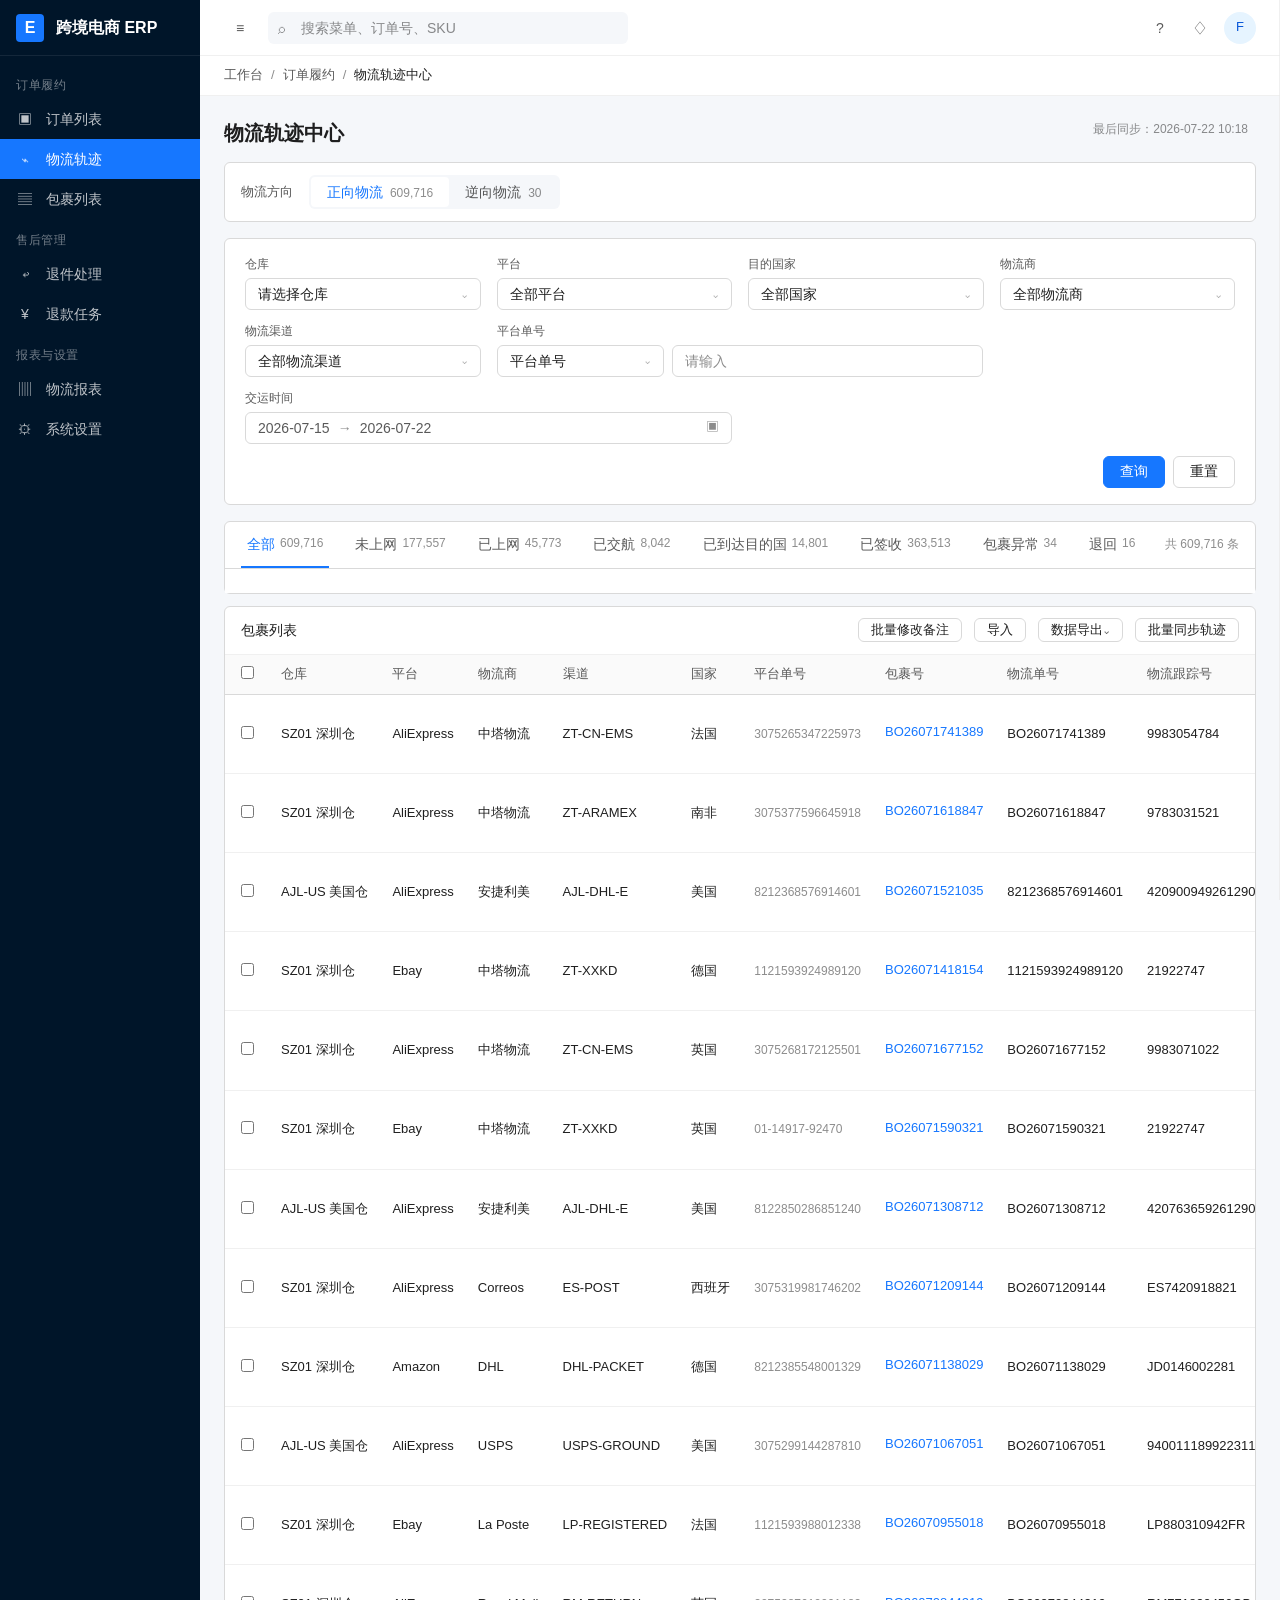
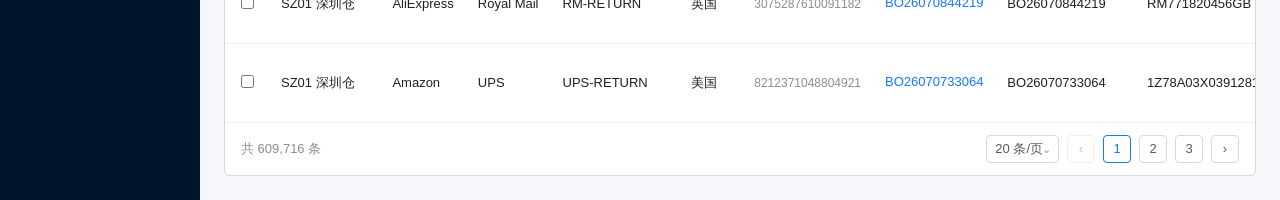
<file: index.html>
<!DOCTYPE html>
<html lang="zh-CN" data-theme="default">
<head>
  <meta charset="UTF-8" />
  <meta name="viewport" content="width=device-width, initial-scale=1.0" />
  <title>物流轨迹中心</title>
  <meta http-equiv="refresh" content="0; url=./prototype/logistics-tracking-center/" />
  <script>window.location.replace('./prototype/logistics-tracking-center/');</script>
  <link rel="stylesheet" href="./tokens.css" />
  <link rel="stylesheet" href="styles.css" />
</head>
<body>
  <div class="c-shell" data-collapsed="false" data-component="ErpShell">
    <aside class="c-shell__sider" aria-label="主导航">
      <div class="c-shell__brand">
        <span class="c-shell__brand-logo">E</span>
        <span class="c-shell__brand-text">跨境电商 ERP</span>
      </div>
      <ul class="c-shell__menu" role="menu">
        <li class="c-shell__menu-group">订单履约</li>
        <li class="c-shell__menu-item" role="menuitem"><span class="c-shell__menu-icon">▣</span><span>订单列表</span></li>
        <li class="c-shell__menu-item c-shell__menu-item--active" role="menuitem"><span class="c-shell__menu-icon">⌁</span><span>物流轨迹</span></li>
        <li class="c-shell__menu-item" role="menuitem"><span class="c-shell__menu-icon">▤</span><span>包裹列表</span></li>
        <li class="c-shell__menu-group">售后管理</li>
        <li class="c-shell__menu-item" role="menuitem"><span class="c-shell__menu-icon">↩</span><span>退件处理</span></li>
        <li class="c-shell__menu-item" role="menuitem"><span class="c-shell__menu-icon">¥</span><span>退款任务</span></li>
        <li class="c-shell__menu-group">报表与设置</li>
        <li class="c-shell__menu-item" role="menuitem"><span class="c-shell__menu-icon">▥</span><span>物流报表</span></li>
        <li class="c-shell__menu-item" role="menuitem"><span class="c-shell__menu-icon">⚙</span><span>系统设置</span></li>
      </ul>
    </aside>

    <header class="c-shell__header">
      <button class="c-shell__collapse-btn" type="button" title="折叠侧栏" data-action="collapse" aria-label="折叠侧栏">≡</button>
      <div class="c-shell__header-search">
        <span class="c-shell__header-search-icon">⌕</span>
        <input class="input" placeholder="搜索菜单、订单号、SKU" aria-label="全局搜索" />
      </div>
      <div class="c-shell__header-actions">
        <button class="c-shell__icon-btn" type="button" title="帮助" aria-label="帮助">?</button>
        <button class="c-shell__icon-btn" type="button" title="通知" aria-label="通知">♢</button>
        <div class="c-shell__avatar" title="当前用户">F</div>
      </div>
    </header>

    <nav class="c-shell__crumb" aria-label="面包屑">
      <a href="#">工作台</a><span class="c-shell__crumb-sep">/</span>
      <a href="#">订单履约</a><span class="c-shell__crumb-sep">/</span>
      <span class="c-shell__crumb-current">物流轨迹中心</span>
    </nav>

    <main class="c-shell__content">
      <header class="c-page-header" data-component="PageHeaderBar">
        <div class="c-page-header__left">
          <h1 class="c-page-header__title">物流轨迹中心</h1>
        </div>
        <div class="c-page-header__actions">
          <span class="sync-status">最后同步：2026-07-22 10:18</span>
          <button class="btn" data-action="sync">↻ 同步轨迹</button>
          <button class="btn btn--outlined btn--color-primary" data-action="export">导出</button>
        </div>
      </header>

      <section class="direction-bar surface-panel" aria-label="物流方向">
        <div class="direction-bar__label">物流方向</div>
        <div class="segmented" role="group" aria-label="物流方向切换">
          <button class="c-segmented__item segmented__item is-active" data-direction="forward">正向物流 <span class="segmented__count">609,716</span></button>
          <button class="c-segmented__item segmented__item" data-direction="reverse">逆向物流 <span class="segmented__count">30</span></button>
        </div>
        <div class="direction-bar__hint">正向与逆向节点状态独立展示</div>
      </section>

      <section class="c-filter" data-component="QueryFilterBar" data-expanded="false">
        <div class="c-filter__row">
          <div class="c-filter__field">
            <span class="c-filter__label">仓库</span>
            <div class="ui-select" data-select="warehouse"><span>请选择仓库</span><b>⌄</b></div>
          </div>
          <div class="c-filter__field">
            <span class="c-filter__label">平台</span>
            <div class="ui-select" data-select="platform"><span>全部平台</span><b>⌄</b></div>
          </div>
          <div class="c-filter__field">
            <span class="c-filter__label">目的国家</span>
            <div class="ui-select" data-select="country"><span>全部国家</span><b>⌄</b></div>
          </div>
          <div class="c-filter__field">
            <span class="c-filter__label">物流商</span>
            <div class="ui-select" data-select="carrier"><span>全部物流商</span><b>⌄</b></div>
          </div>
          <div class="c-filter__field">
            <span class="c-filter__label">物流渠道</span>
            <div class="ui-select" data-select="channel"><span>全部物流渠道</span><b>⌄</b></div>
          </div>
          <div class="c-filter__field c-filter__field--search">
            <span class="c-filter__label">平台单号</span>
            <div class="code-search-control"><div class="ui-select" data-select="codeType"><span>平台单号</span><b>⌄</b></div><input class="input" id="keywordInput" placeholder="请输入" /></div>
          </div>
          <div class="c-filter__field c-filter__field--date">
            <span class="c-filter__label">交运时间</span>
            <div class="date-range"><span>2026-07-15</span><i>→</i><span>2026-07-22</span><b>▣</b></div>
          </div>
          <div class="c-filter__actions">
            <button class="btn btn--solid btn--color-primary" data-action="search">查询</button>
            <button class="btn" data-action="reset">重置</button>
          </div>
        </div>
        <div class="c-filter__chips" id="filterChips" hidden></div>
      </section>

      <section class="status-panel surface-panel">
        <div class="status-panel__head">
          <div class="status-tabs" role="tablist" aria-label="物流状态" id="statusTabs"></div>
          <div class="status-panel__actions">
            <span class="result-note" id="resultNote">共 609,716 条</span>
          </div>
        </div>
        <div class="status-subfilters" id="statusSubfilters" hidden></div>
      </section>

      <section class="c-table-panel surface-panel" data-component="DataTablePanel">
        <div class="table-toolbar">
          <div class="table-toolbar__left"><strong>包裹列表</strong><span class="text-tertiary" id="tableScopeNote">正向物流 · 当前筛选结果</span></div>
          <div class="table-toolbar__right"><button class="btn btn--sm btn--outlined btn--color-primary" data-action="remark-batch">批量修改备注</button><button class="btn btn--sm" data-action="import">导入</button><button class="btn btn--sm" data-action="export-menu">数据导出⌄</button><button class="btn btn--sm" data-action="refresh">刷新</button></div>
        </div>
        <div class="table-scroll">
          <table class="c-table" aria-label="物流包裹列表">
            <thead id="tableHead"></thead>
            <tbody id="parcelRows"></tbody>
          </table>
        </div>
        <div class="table-footer"><span id="paginationTotal">共 609,716 条</span><div class="pagination"><span class="page-size">20 条/页⌄</span><span class="page-btn is-disabled">‹</span><span class="page-btn is-current">1</span><span class="page-btn">2</span><span class="page-btn">3</span><span class="page-btn">›</span></div></div>
      </section>
    </main>
  </div>

  <div class="toast" id="toast" role="status"></div>

  <div class="c-drawer-mask" data-action="close-drawer"></div>
  <aside class="c-drawer" data-open="false" data-component="DetailDrawer" role="dialog" aria-modal="true" aria-labelledby="drawerTitle">
    <div class="c-drawer__head">
      <div><h2 class="c-drawer__title" id="drawerTitle">包裹轨迹详情</h2><div class="drawer-subtitle" id="drawerSubtitle">—</div></div>
      <span class="c-drawer__close" data-action="close-drawer" title="关闭">×</span>
    </div>
    <div class="c-drawer__meta" id="drawerMeta"></div>
    <nav class="c-drawer__tabs" id="drawerTabs" role="tablist">
      <span class="c-drawer__tab is-active" data-drawer-tab="forward" aria-selected="true">正向轨迹</span>
      <span class="c-drawer__tab" data-drawer-tab="reverse" aria-selected="false">逆向轨迹</span>
      <span class="c-drawer__tab" data-drawer-tab="basic" aria-selected="false">包裹信息</span>
    </nav>
    <div class="c-drawer__body" id="drawerBody"></div>
    <footer class="c-drawer__foot"><button class="btn" data-action="close-drawer">关闭</button><button class="btn btn--outlined btn--color-primary" data-action="copy-no">复制运单号</button><button class="btn btn--solid btn--color-primary" data-action="drawer-action">查看处理任务</button></footer>
  </aside>

  <script src="script.js"></script>
</body>
</html>
</file>
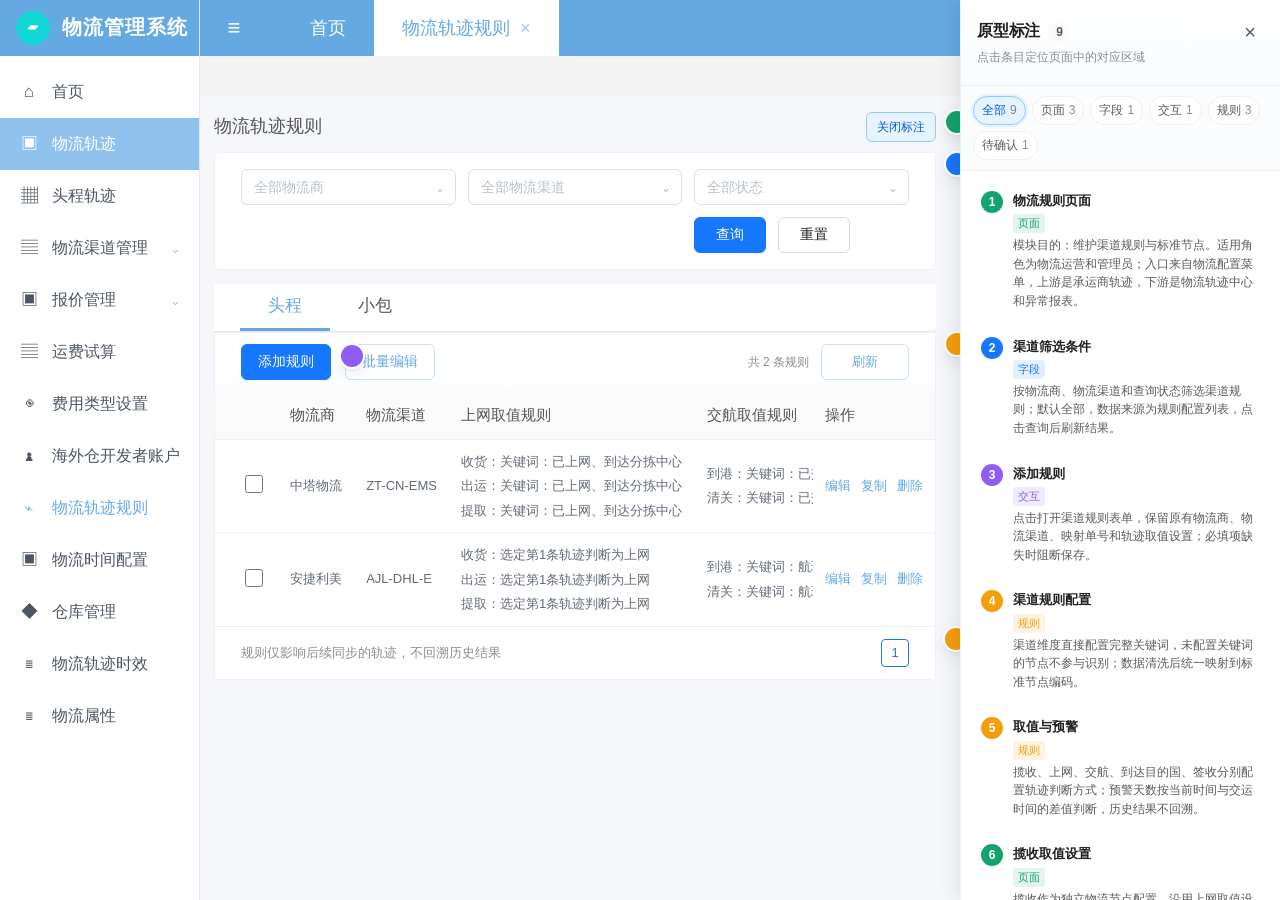
<file: prototype/logistics-rules/index.html>
<!DOCTYPE html>
<html lang="zh-CN" data-theme="default">
<head>
  <meta charset="UTF-8" />
  <meta name="viewport" content="width=device-width, initial-scale=1.0" />
  <title>物流轨迹规则</title>
  <link rel="stylesheet" href="./tokens.css?v=tracking-value-rules-v12" />
  <link rel="stylesheet" href="styles.css?v=tracking-value-rules-v12" />
</head>
<body>
  <div class="c-shell" data-collapsed="false">
    <aside class="c-shell__sider" aria-label="主导航">
      <div class="c-shell__brand"><span class="c-shell__brand-logo">▰</span><span class="c-shell__brand-text">物流管理系统</span></div>
      <ul class="c-shell__menu" role="menu">
        <li class="c-shell__menu-item" role="menuitem"><span class="c-shell__menu-icon">⌂</span><span>首页</span></li>
        <li class="c-shell__menu-item c-shell__menu-item--active" role="menuitem"><span class="c-shell__menu-icon">▣</span><span>物流轨迹</span></li>
        <li class="c-shell__menu-item" role="menuitem"><span class="c-shell__menu-icon">▦</span><span>头程轨迹</span></li>
        <li class="c-shell__menu-item" role="menuitem"><span class="c-shell__menu-icon">▤</span><span>物流渠道管理</span><span class="c-shell__menu-arrow">⌄</span></li>
        <li class="c-shell__menu-item" role="menuitem"><span class="c-shell__menu-icon">▣</span><span>报价管理</span><span class="c-shell__menu-arrow">⌄</span></li>
        <li class="c-shell__menu-item" role="menuitem"><span class="c-shell__menu-icon">▤</span><span>运费试算</span></li>
        <li class="c-shell__menu-group">基础配置</li>
        <li class="c-shell__menu-item" role="menuitem"><span class="c-shell__menu-icon">◉</span><span>费用类型设置</span></li>
        <li class="c-shell__menu-item" role="menuitem"><span class="c-shell__menu-icon">♟</span><span>海外仓开发者账户</span></li>
        <li class="c-shell__menu-item c-shell__menu-item--active-sub" role="menuitem"><span class="c-shell__menu-icon">⌁</span><span>物流轨迹规则</span></li>
        <li class="c-shell__menu-item" role="menuitem"><span class="c-shell__menu-icon">▣</span><span>物流时间配置</span></li>
        <li class="c-shell__menu-item" role="menuitem"><span class="c-shell__menu-icon">◆</span><span>仓库管理</span></li>
        <li class="c-shell__menu-item" role="menuitem"><span class="c-shell__menu-icon">≣</span><span>物流轨迹时效</span></li>
        <li class="c-shell__menu-item" role="menuitem"><span class="c-shell__menu-icon">≣</span><span>物流属性</span></li>
      </ul>
    </aside>

    <header class="c-shell__header">
      <button class="c-shell__collapse-btn" type="button" title="折叠侧栏" data-action="collapse" aria-label="折叠侧栏">≡</button>
      <div class="legacy-top-tabs"><span>首页</span><strong>物流轨迹规则 <b>×</b></strong></div>
      <div class="c-shell__header-actions"><button class="c-shell__icon-btn" type="button" title="最近" aria-label="最近">◷</button><button class="c-shell__icon-btn" type="button" title="下载" aria-label="下载">⇩</button><button class="c-shell__icon-btn" type="button" title="搜索" aria-label="搜索">⌕</button><button class="c-shell__icon-btn" type="button" title="全屏" aria-label="全屏">⛶</button><div class="c-shell__avatar">F</div><span class="legacy-user">欢迎您, 李静</span></div>
    </header>

    <nav class="c-shell__crumb" aria-label="面包屑"><span>物流轨迹</span></nav>

    <main class="c-shell__content">
      <header class="c-page-header" id="pageHeader" data-annotation-target="pageHeader">
        <div class="c-page-header__left"><h1 class="c-page-header__title">物流轨迹规则</h1><p class="c-page-header__desc">配置不同物流渠道的轨迹取值规则。</p></div>
        <div class="c-page-header__actions"><span class="sync-status">最后更新：2026-08-08 10:54:06</span><button class="annotation-toggle" type="button" data-action="toggle-annotations">关闭标注</button></div>
      </header>

      <section class="c-filter surface-panel" id="ruleFilter" data-annotation-target="ruleFilter" data-component="QueryFilterBar">
        <div class="c-filter__row">
          <label class="c-filter__field"><span class="c-filter__label">物流商</span><div class="ui-select" data-filter="carrier"><span>全部物流商</span><b>⌄</b></div></label>
          <label class="c-filter__field"><span class="c-filter__label">物流渠道</span><div class="ui-select" data-filter="channel"><span>全部物流渠道</span><b>⌄</b></div></label>
          <label class="c-filter__field"><span class="c-filter__label">查询状态</span><div class="ui-select" data-filter="queryEnabled"><span>全部状态</span><b>⌄</b></div></label>
          <label class="c-filter__field c-filter__field--search"><span class="c-filter__label">物流商 / 物流渠道</span><input class="input" id="keywordInput" placeholder="请输入物流商或物流渠道" /></label>
          <div class="c-filter__actions"><button class="btn btn--solid btn--color-primary" data-action="search">查询</button><button class="btn" data-action="reset">重置</button></div>
        </div>
      </section>

      <nav class="legacy-rule-tabs" aria-label="物流轨迹类型"><button type="button" class="c-tabs__tab legacy-rule-tab is-active" data-action="switch-legacy-tab">头程</button><button type="button" class="c-tabs__tab legacy-rule-tab" data-action="switch-legacy-tab">小包</button></nav>

      <section class="surface-panel c-table-panel" id="ruleTable" data-annotation-target="ruleTable" data-component="DataTablePanel">
        <div class="table-toolbar"><div class="table-toolbar__left"><button class="btn btn--solid btn--color-primary" id="channelRuleEntry" data-annotation-target="channelRuleEntry" data-action="new-rule">添加规则</button><button class="btn" type="button">批量编辑</button></div><div class="table-toolbar__right"><span class="text-tertiary" id="resultNote">共 2 条规则</span><button class="btn btn--sm" data-action="refresh">刷新</button></div></div>
        <div class="table-scroll">
          <table class="c-table legacy-rule-table" aria-label="物流规则列表"><thead><tr><th class="selection-col"></th><th>物流商</th><th>物流渠道</th><th>上网取值规则</th><th>交航取值规则</th><th>到达目的国取值规则</th><th>签收取值设置</th><th>状态</th><th>更新时间</th><th>操作</th></tr></thead><tbody id="ruleRows"></tbody></table>
        </div>
        <div class="table-footer" id="ruleFooter" data-annotation-target="ruleFooter"><span>规则仅影响后续同步的轨迹，不回溯历史结果</span><div class="pagination"><span class="page-btn is-current">1</span></div></div>
      </section>
    </main>
  </div>

  <div class="toast" id="toast" role="status"></div>
  <div class="c-modal-mask" data-open="false" data-action="close-common-rules"></div>
  <section class="c-modal c-rule-config-modal" data-open="false" role="dialog" aria-modal="true" aria-labelledby="commonRulesTitle">
    <header class="c-modal__head"><div><h2 class="c-modal__title" id="commonRulesTitle">添加规则</h2><p class="c-modal__subtitle">配置物流商轨迹取值与预警规则</p></div><button class="c-modal__close" type="button" data-action="close-common-rules" aria-label="关闭">×</button></header>
    <form class="rule-config-form" id="commonRuleForm">
      <div class="rule-config-basic">
        <label class="rule-config-field"><span><em>*</em> 物流商：</span><div class="config-select-wrap"><input class="input config-select" name="carrier" value="请选择" readonly data-action="cycle-config-field" data-field="carrier" /><b>⌄</b></div></label>
        <label class="rule-config-field"><span><em>*</em> 物流渠道：</span><div class="config-select-wrap"><input class="input config-select" name="channel" value="请选择" readonly data-action="cycle-config-field" data-field="channel" /><b>⌄</b></div></label>
        <label class="rule-config-field rule-config-field--switch"><span>查询状态：</span><label class="toggle-control"><input type="checkbox" name="queryEnabled" checked /><i></i></label></label>
        <label class="rule-config-field"><span><em>*</em> 映射单号：</span><div class="config-select-wrap"><input class="input config-select" name="mappingNo" value="请选择" readonly data-action="cycle-config-field" data-field="mappingNo" /><b>⌄</b></div></label>
      </div>
      <nav class="rule-config-tabs" aria-label="轨迹取值设置"><button class="rule-config-tab is-active" type="button" data-action="select-config-tab" data-tab="collected">揽收取值设置</button><button class="rule-config-tab" type="button" data-action="select-config-tab" data-tab="online">上网取值设置</button><button class="rule-config-tab" type="button" data-action="select-config-tab" data-tab="handover">交航取值设置</button><button class="rule-config-tab" type="button" data-action="select-config-tab" data-tab="arrived">到达目的国设置</button><button class="rule-config-tab" type="button" data-action="select-config-tab" data-tab="signed">签收取值设置</button><button class="rule-config-tab" type="button" data-action="select-config-tab" data-tab="return">退回取值设置</button><button class="rule-config-tab" type="button" data-action="select-config-tab" data-tab="exception">包裹异常设置</button></nav>
      <div id="ruleConfigPanel"></div>
      <footer class="c-modal__foot"><span class="modal-readonly" id="commonRuleUpdatedAt">规则保存后仅影响后续轨迹识别</span><div class="c-modal__foot-actions"><button class="btn" type="button" data-action="close-common-rules">取消</button><button class="btn btn--solid btn--color-primary" type="submit">确定</button></div></footer>
    </form>
  </section>

  <div class="c-drawer-mask" data-action="close-drawer"></div>
  <aside class="c-drawer" data-open="false" role="dialog" aria-modal="true" aria-labelledby="drawerTitle">
    <div class="c-drawer__head"><div><h2 class="c-drawer__title" id="drawerTitle">编辑物流规则</h2><div class="drawer-subtitle" id="drawerSubtitle">—</div></div><button class="c-drawer__close" type="button" data-action="close-drawer" aria-label="关闭">×</button></div>
    <div class="c-drawer__body" id="drawerBody"></div>
    <footer class="c-drawer__foot"><button class="btn" data-action="close-drawer">取消</button><button class="btn btn--solid btn--color-primary" data-action="save-rule">保存规则</button></footer>
  </aside>
  <div class="annotation-markers" aria-hidden="true"></div>
  <aside class="annotation-drawer" data-open="true" aria-label="原型标注">
    <header class="annotation-drawer__head"><div><h2>原型标注 <span id="annotationTotal">0</span></h2><p>点击条目定位页面中的对应区域</p></div><button type="button" class="annotation-drawer__close" data-action="toggle-annotations" aria-label="关闭标注">×</button></header>
    <nav class="annotation-filters" id="annotationFilters"></nav>
    <div class="annotation-list" id="annotationList"></div>
  </aside>
  <script src="script.js?v=tracking-value-rules-v12"></script>
</body>
</html>
</file>
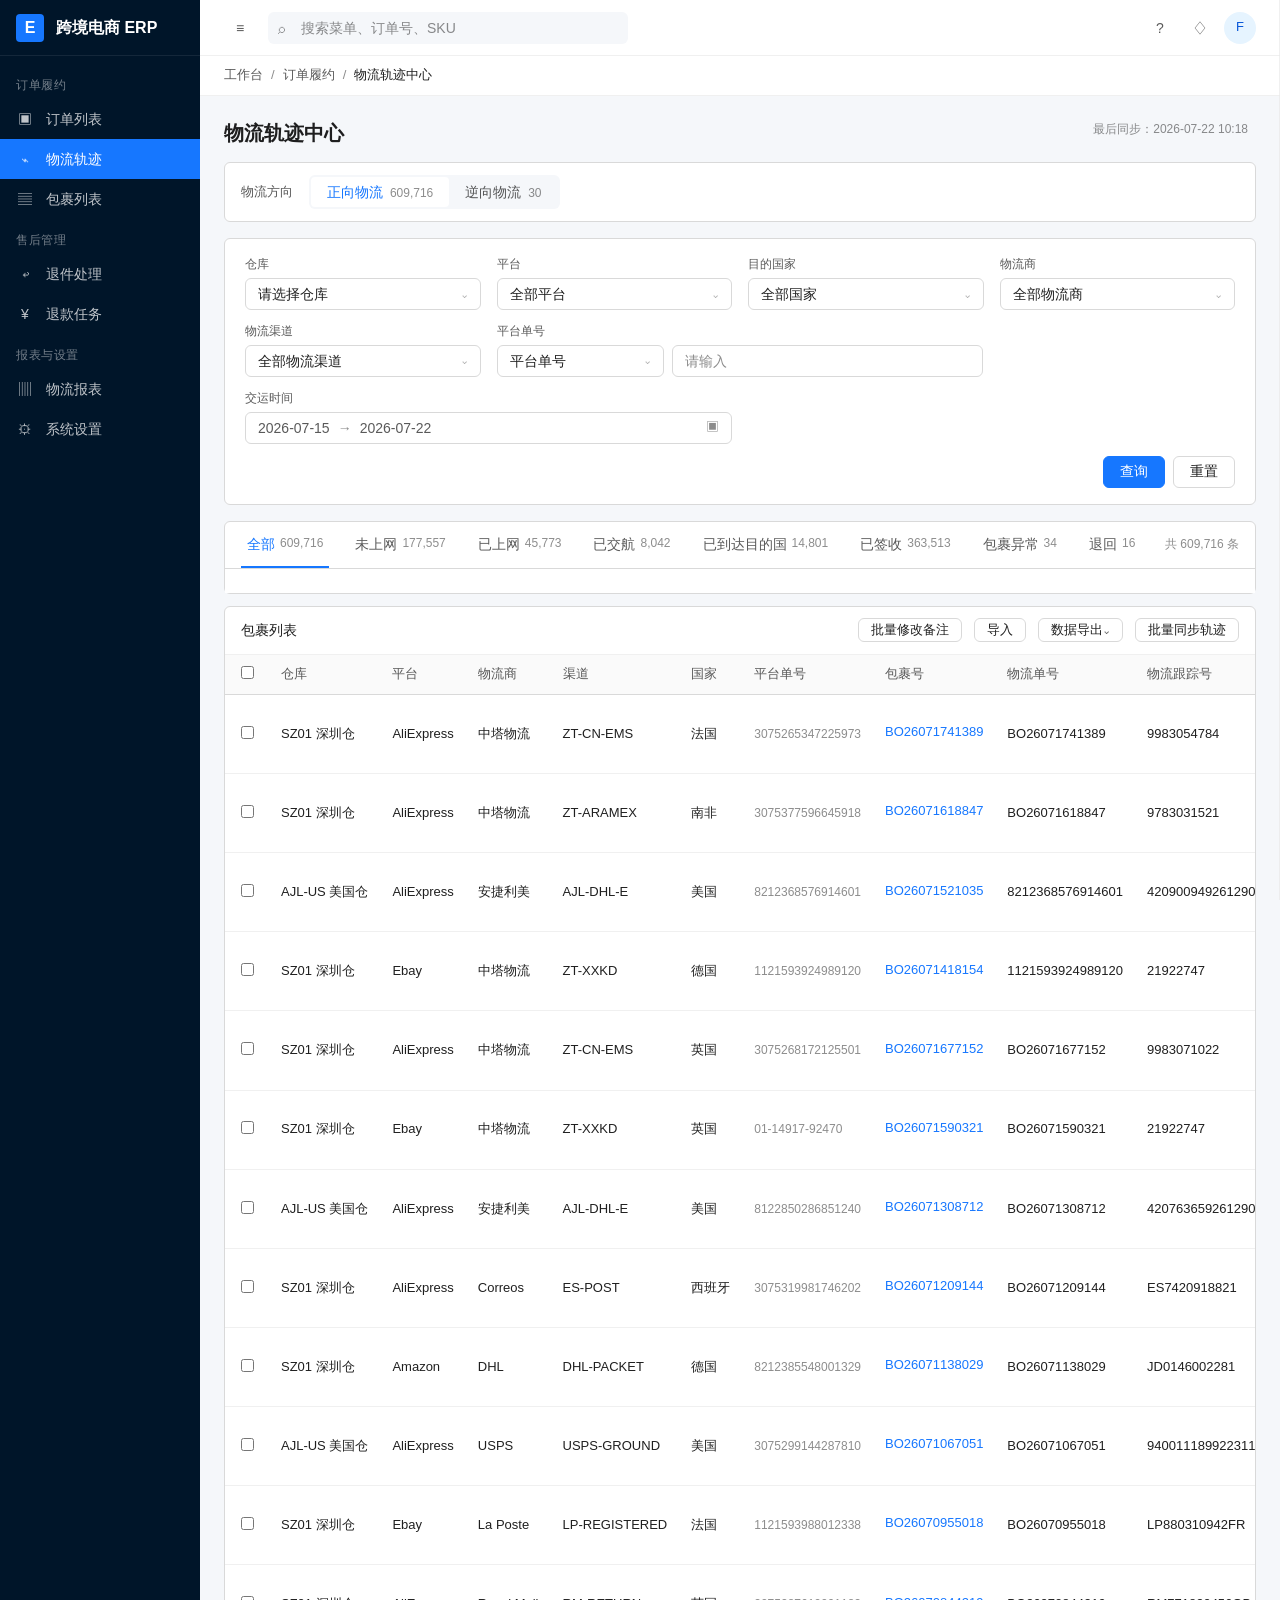
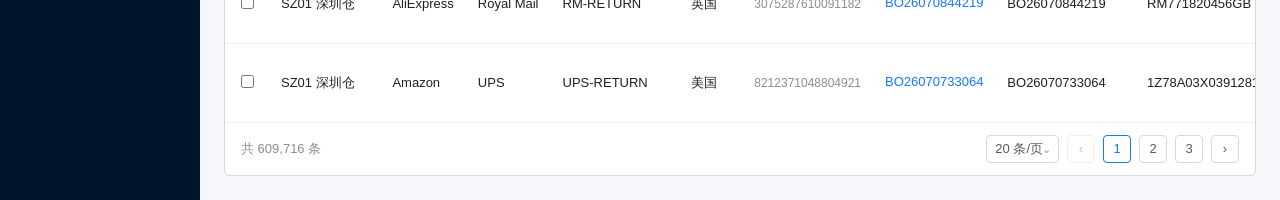
<file: prototype/logistics-tracking-center/index.html>
<!DOCTYPE html>
<html lang="zh-CN">
<head>
  <meta charset="UTF-8" />
  <meta name="viewport" content="width=device-width, initial-scale=1.0" />
  <title>物流轨迹中心 · ERP 原型初稿</title>
  <link rel="stylesheet" href="tokens.css" />
  <link rel="stylesheet" href="styles.css" />
</head>
<body>
  <div class="c-shell" data-collapsed="false" data-component="ErpShell">
    <aside class="c-shell__sider" aria-label="主导航">
      <div class="c-shell__brand">
        <span class="c-shell__brand-logo">E</span>
        <span class="c-shell__brand-text">跨境电商 ERP</span>
      </div>
      <ul class="c-shell__menu" role="menu">
        <li class="c-shell__menu-group">订单履约</li>
        <li class="c-shell__menu-item" role="menuitem"><span class="c-shell__menu-icon">▣</span><span>订单列表</span></li>
        <li class="c-shell__menu-item c-shell__menu-item--active" role="menuitem"><span class="c-shell__menu-icon">⌁</span><span>物流轨迹</span></li>
        <li class="c-shell__menu-item" role="menuitem"><span class="c-shell__menu-icon">▤</span><span>包裹列表</span></li>
        <li class="c-shell__menu-group">售后管理</li>
        <li class="c-shell__menu-item" role="menuitem"><span class="c-shell__menu-icon">↩</span><span>退件处理</span></li>
        <li class="c-shell__menu-item" role="menuitem"><span class="c-shell__menu-icon">¥</span><span>退款任务</span></li>
        <li class="c-shell__menu-group">报表与设置</li>
        <li class="c-shell__menu-item" role="menuitem"><span class="c-shell__menu-icon">▥</span><span>物流报表</span></li>
        <li class="c-shell__menu-item" role="menuitem"><span class="c-shell__menu-icon">⚙</span><span>系统设置</span></li>
      </ul>
    </aside>

    <header class="c-shell__header">
      <span class="c-shell__collapse-btn" title="折叠侧栏" data-action="collapse">≡</span>
      <div class="c-shell__header-search">
        <span class="c-shell__header-search-icon">⌕</span>
        <input class="input" placeholder="搜索菜单、订单号、SKU" aria-label="全局搜索" />
      </div>
      <div class="c-shell__header-actions">
        <span class="c-shell__icon-btn" title="帮助">?</span>
        <span class="c-shell__icon-btn" title="通知">♢</span>
        <div class="c-shell__avatar" title="当前用户">F</div>
      </div>
    </header>

    <nav class="c-shell__crumb" aria-label="面包屑">
      <a href="#">工作台</a><span class="c-shell__crumb-sep">/</span>
      <a href="#">订单履约</a><span class="c-shell__crumb-sep">/</span>
      <span class="c-shell__crumb-current">物流轨迹中心</span>
    </nav>

    <main class="c-shell__content">
      <header class="c-page-header" data-component="PageHeaderBar">
        <div class="c-page-header__left">
          <h1 class="c-page-header__title">物流轨迹中心</h1>
        </div>
        <div class="c-page-header__actions">
          <span class="sync-status">最后同步：2026-07-22 10:18</span>
        </div>
      </header>

      <section class="direction-bar surface-panel" aria-label="物流方向">
        <div class="direction-bar__label">物流方向</div>
        <div class="segmented" role="group" aria-label="物流方向切换">
          <button class="c-segmented__item segmented__item is-active" data-direction="forward">正向物流 <span class="segmented__count">609,716</span></button>
          <button class="c-segmented__item segmented__item" data-direction="reverse">逆向物流 <span class="segmented__count">30</span></button>
        </div>
      </section>

      <section class="c-filter" data-component="QueryFilterBar" data-expanded="false">
        <div class="c-filter__row">
          <div class="c-filter__field">
            <span class="c-filter__label">仓库</span>
            <div class="ui-select" data-select="warehouse"><span>请选择仓库</span><b>⌄</b></div>
          </div>
          <div class="c-filter__field">
            <span class="c-filter__label">平台</span>
            <div class="ui-select" data-select="platform"><span>全部平台</span><b>⌄</b></div>
          </div>
          <div class="c-filter__field">
            <span class="c-filter__label">目的国家</span>
            <div class="ui-select" data-select="country"><span>全部国家</span><b>⌄</b></div>
          </div>
          <div class="c-filter__field">
            <span class="c-filter__label">物流商</span>
            <div class="ui-select" data-select="carrier"><span>全部物流商</span><b>⌄</b></div>
          </div>
          <div class="c-filter__field">
            <span class="c-filter__label">物流渠道</span>
            <div class="ui-select" data-select="channel"><span>全部物流渠道</span><b>⌄</b></div>
          </div>
          <div class="c-filter__field c-filter__field--search">
            <span class="c-filter__label">平台单号</span>
            <div class="code-search-control"><div class="ui-select" data-select="codeType"><span>平台单号</span><b>⌄</b></div><input class="input" id="keywordInput" placeholder="请输入" /></div>
          </div>
          <div class="c-filter__field c-filter__field--date">
            <span class="c-filter__label">交运时间</span>
            <div class="date-range"><span>2026-07-15</span><i>→</i><span>2026-07-22</span><b>▣</b></div>
          </div>
          <div class="c-filter__actions">
            <button class="btn btn--primary" data-action="search">查询</button>
            <button class="btn" data-action="reset">重置</button>
          </div>
        </div>
        <div class="c-filter__chips" id="filterChips" hidden></div>
      </section>

      <section class="status-panel surface-panel">
        <div class="status-panel__head">
          <div class="status-tabs" role="tablist" aria-label="物流状态" id="statusTabs"></div>
          <div class="status-panel__actions">
            <span class="result-note" id="resultNote">共 609,716 条</span>
          </div>
        </div>
        <div class="status-subfilters" id="statusSubfilters" hidden></div>
      </section>

      <section class="c-table-panel surface-panel" data-component="DataTablePanel">
        <div class="table-toolbar">
          <div class="table-toolbar__left"><strong>包裹列表</strong></div>
          <div class="table-toolbar__right"><button class="btn btn--sm btn--color-primary" data-action="remark-batch">批量修改备注</button><button class="btn btn--sm" data-action="import">导入</button><button class="btn btn--sm" data-action="export-menu">数据导出⌄</button><button class="btn btn--sm" data-action="batch-sync">批量同步轨迹</button></div>
        </div>
        <div class="table-scroll">
          <table class="c-table" aria-label="物流包裹列表">
            <thead id="tableHead"></thead>
            <tbody id="parcelRows"></tbody>
          </table>
        </div>
        <div class="table-footer"><span id="paginationTotal">共 609,716 条</span><div class="pagination"><span class="page-size">20 条/页⌄</span><span class="page-btn is-disabled">‹</span><span class="page-btn is-current">1</span><span class="page-btn">2</span><span class="page-btn">3</span><span class="page-btn">›</span></div></div>
      </section>
    </main>
  </div>

  <div class="toast" id="toast" role="status"></div>

  <div class="c-drawer-mask" data-action="close-drawer"></div>
  <aside class="c-drawer" data-open="false" data-component="DetailDrawer" role="dialog" aria-modal="true" aria-labelledby="drawerTitle">
    <div class="c-drawer__head">
      <div><h2 class="c-drawer__title" id="drawerTitle">包裹轨迹详情</h2><div class="drawer-subtitle" id="drawerSubtitle">—</div></div>
      <span class="c-drawer__close" data-action="close-drawer" title="关闭">×</span>
    </div>
    <div class="c-drawer__meta" id="drawerMeta"></div>
    <nav class="c-drawer__tabs" id="drawerTabs" role="tablist">
      <span class="c-drawer__tab is-active" data-drawer-tab="forward" aria-selected="true">正向轨迹</span>
      <span class="c-drawer__tab" data-drawer-tab="reverse" aria-selected="false">逆向轨迹</span>
      <span class="c-drawer__tab" data-drawer-tab="basic" aria-selected="false">包裹信息</span>
    </nav>
    <div class="c-drawer__body" id="drawerBody"></div>
    <footer class="c-drawer__foot"><button class="btn" data-action="close-drawer">关闭</button></footer>
  </aside>

  <script src="script.js"></script>
</body>
</html>
</file>
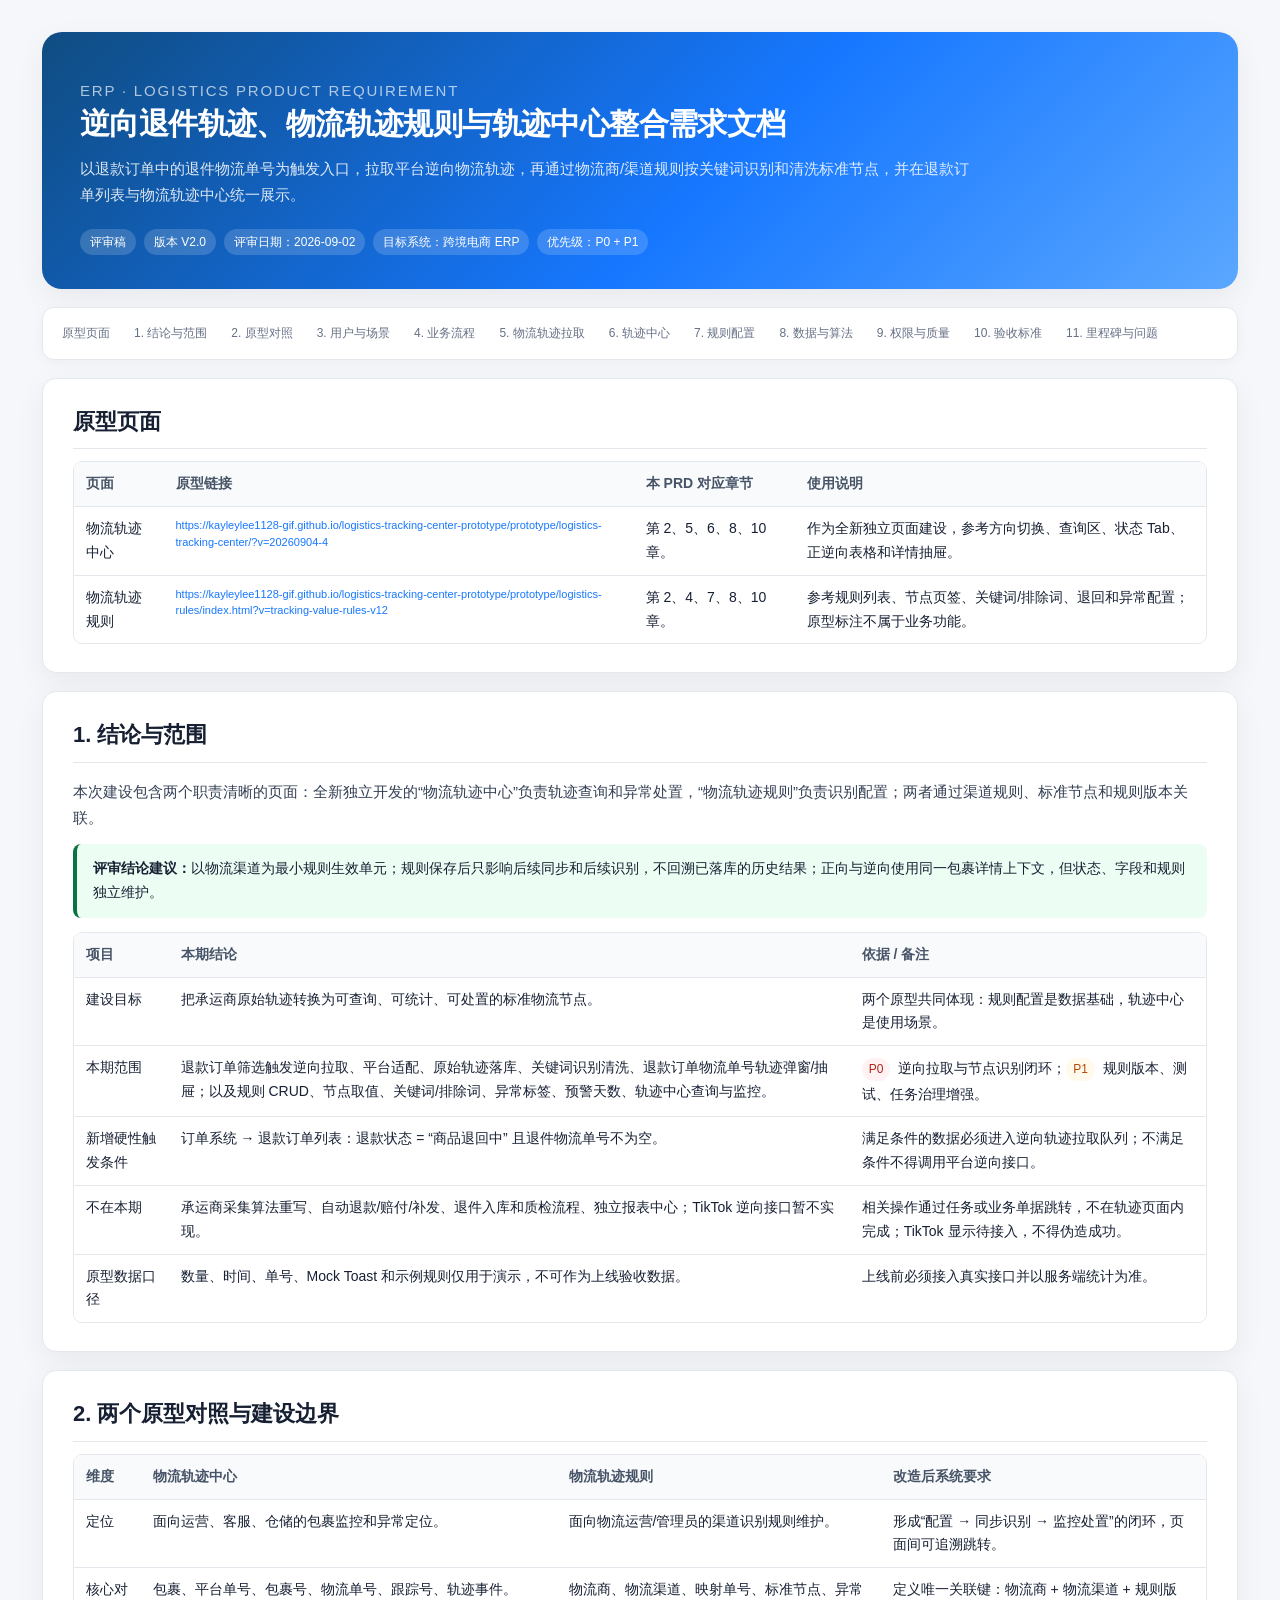
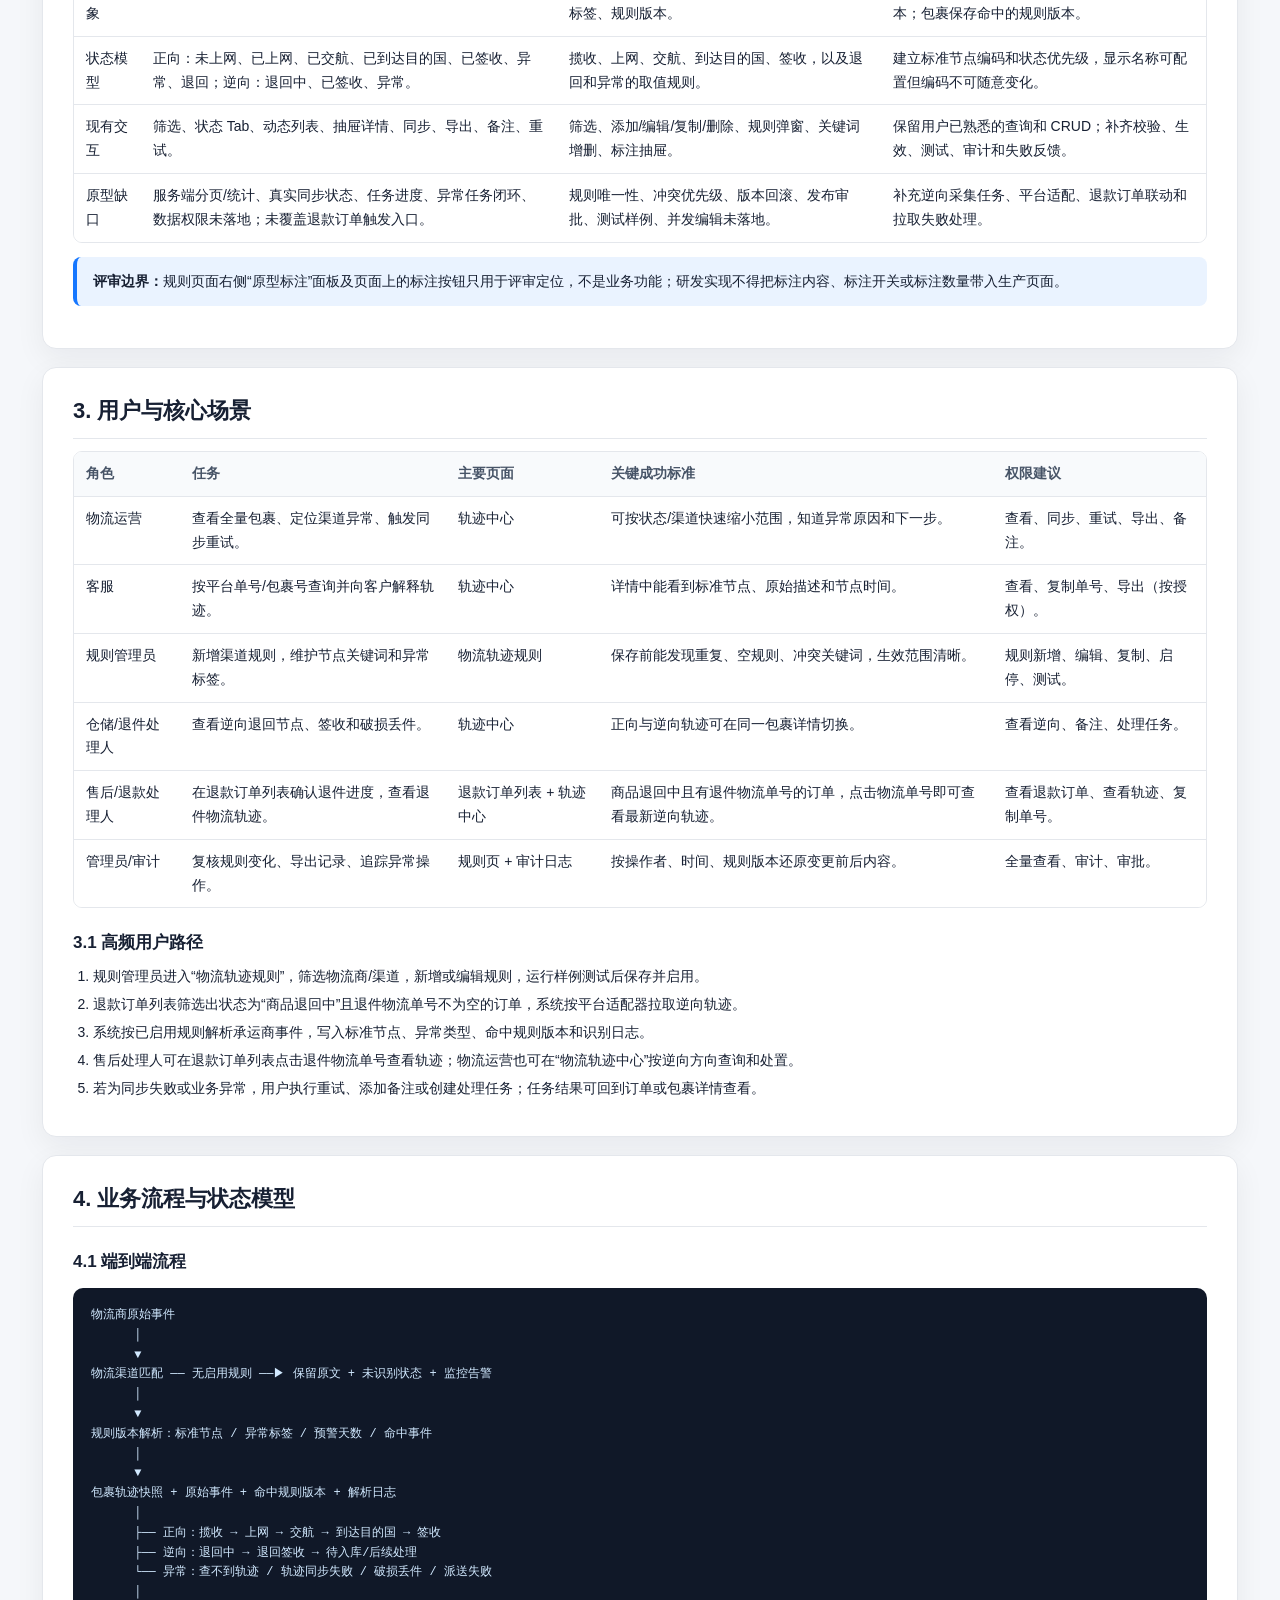
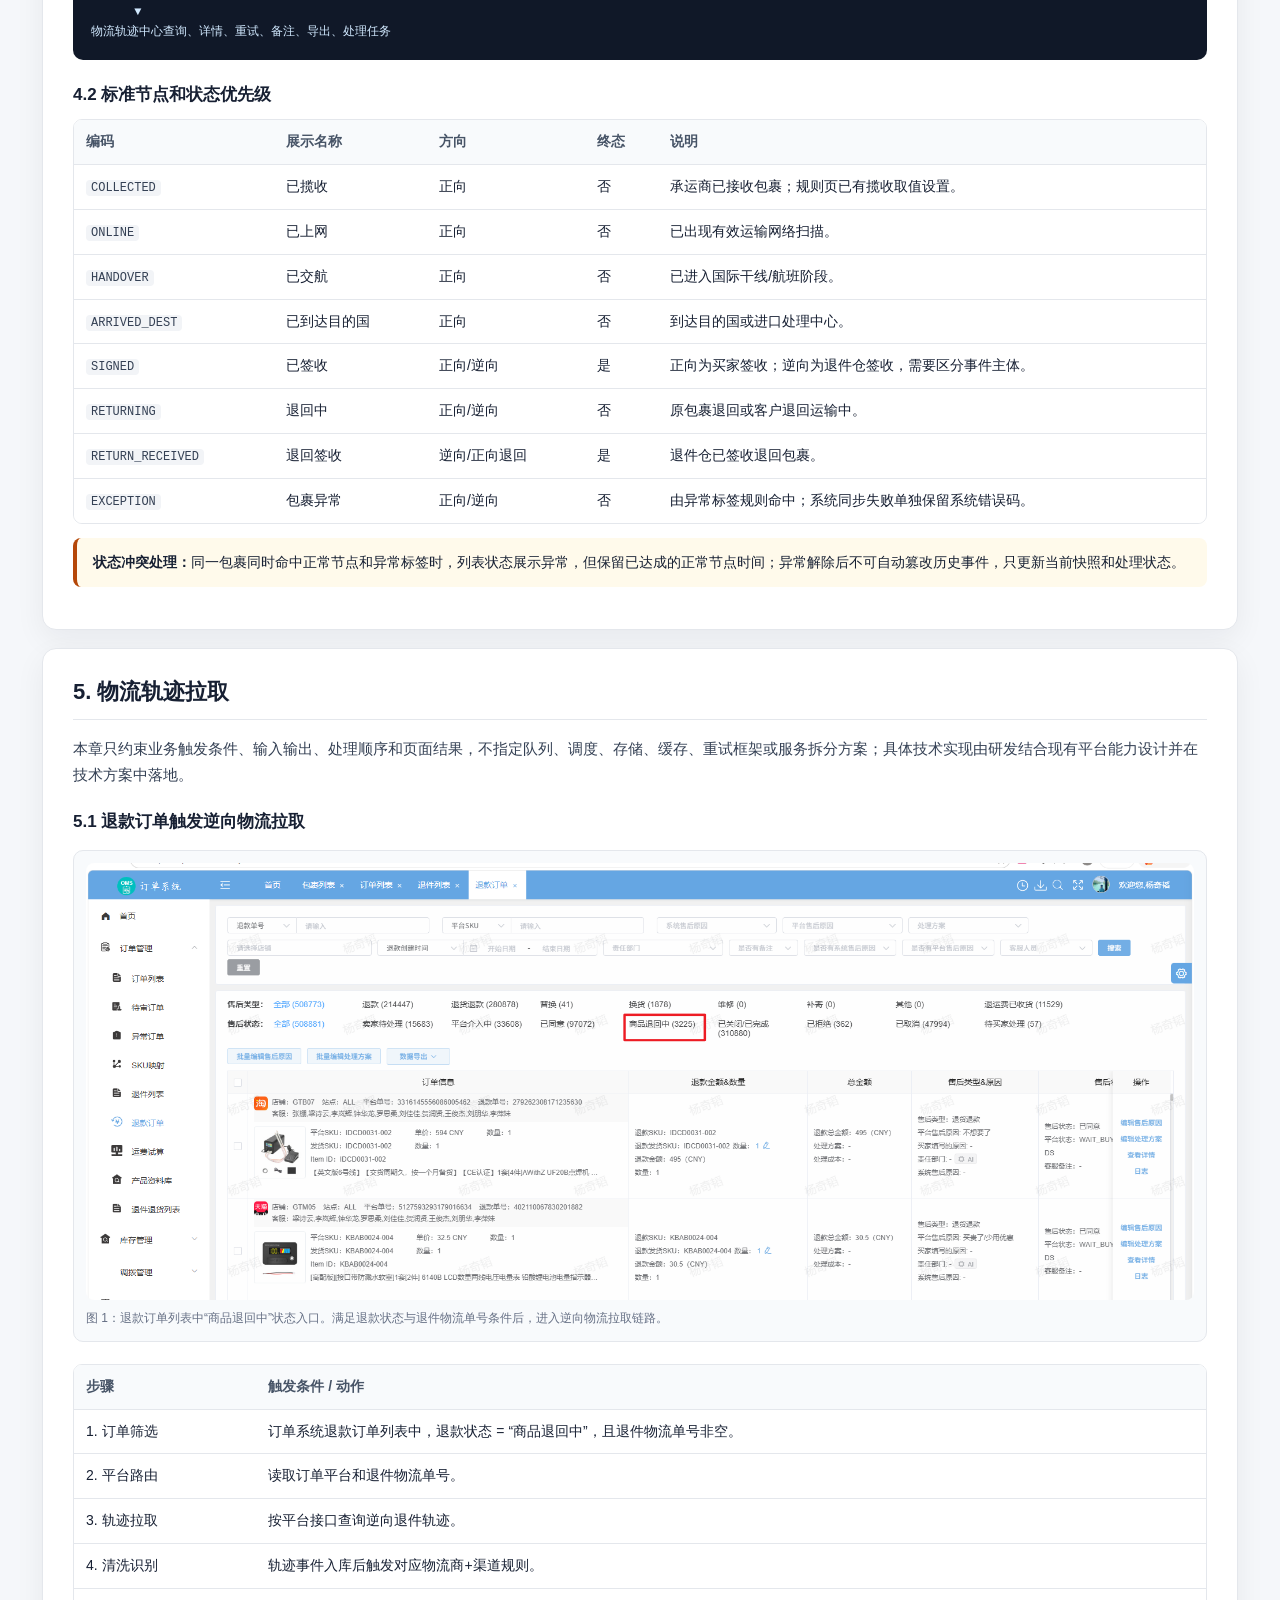
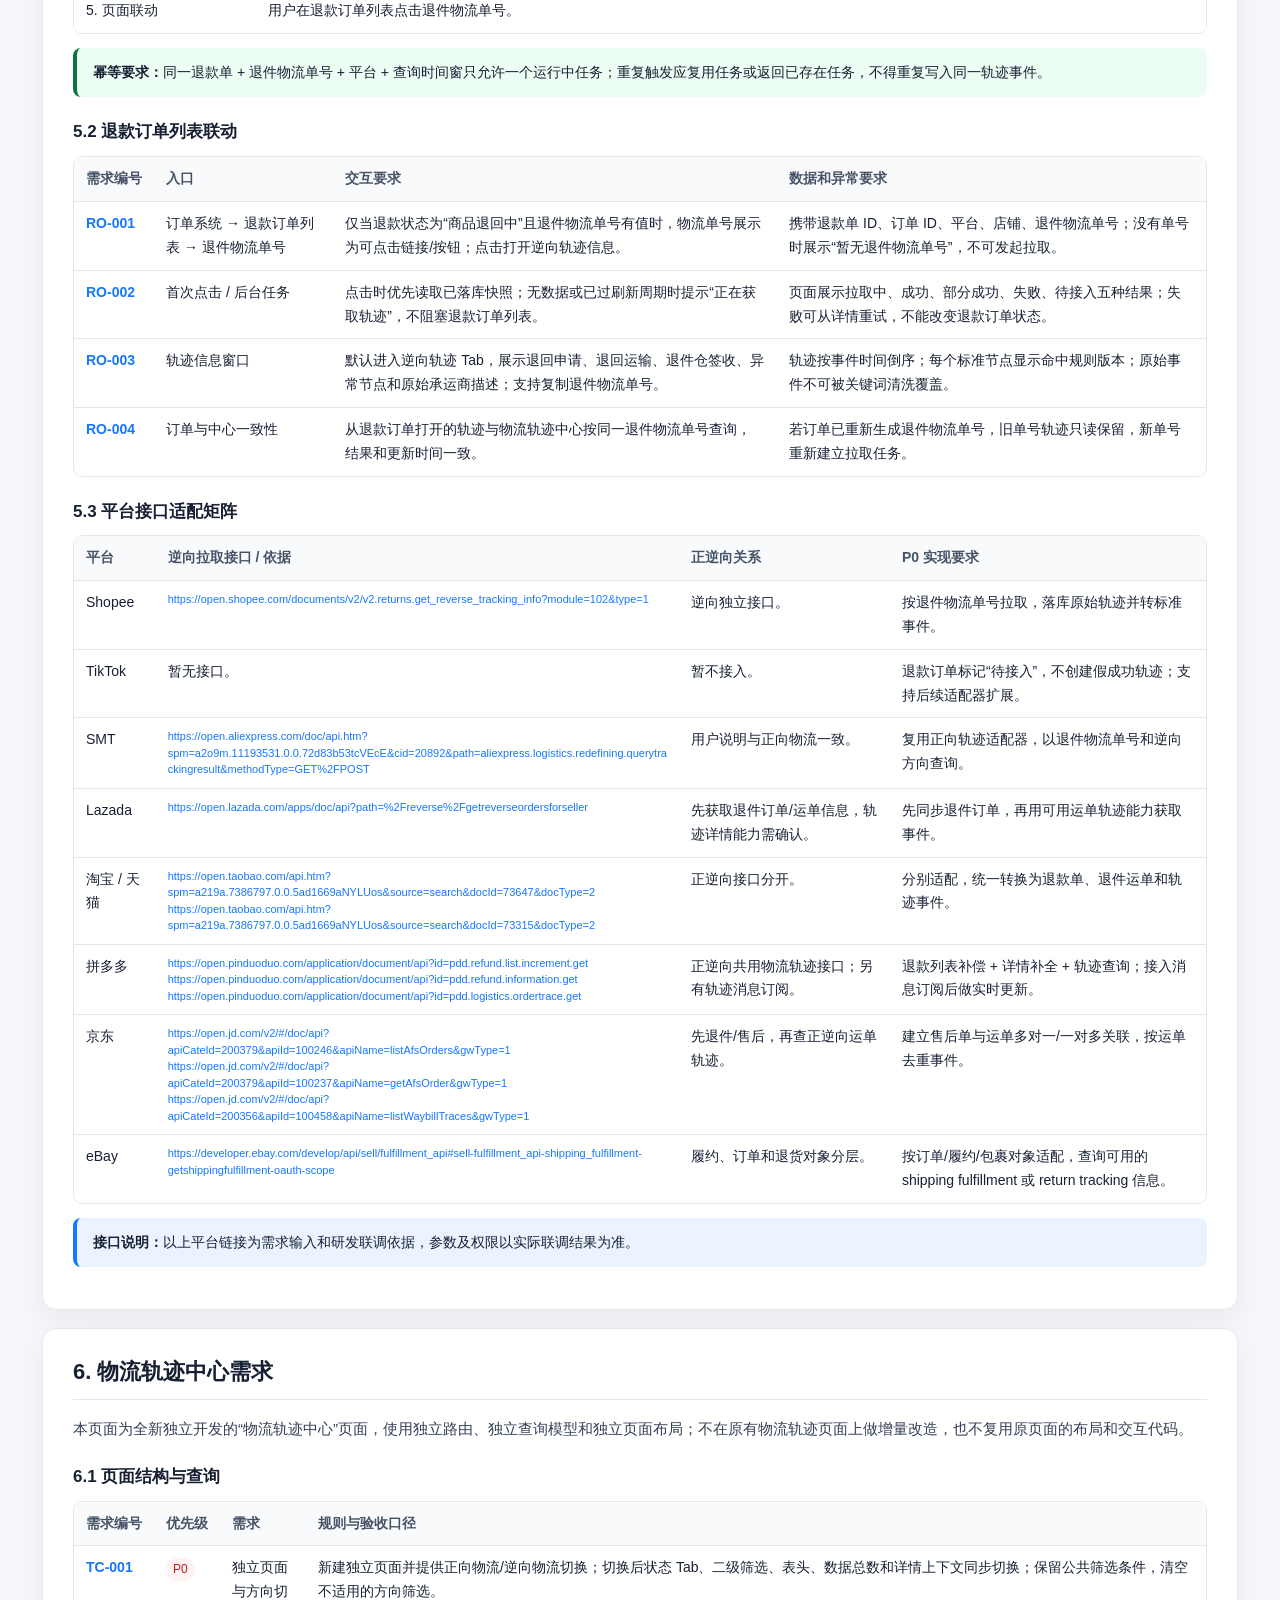
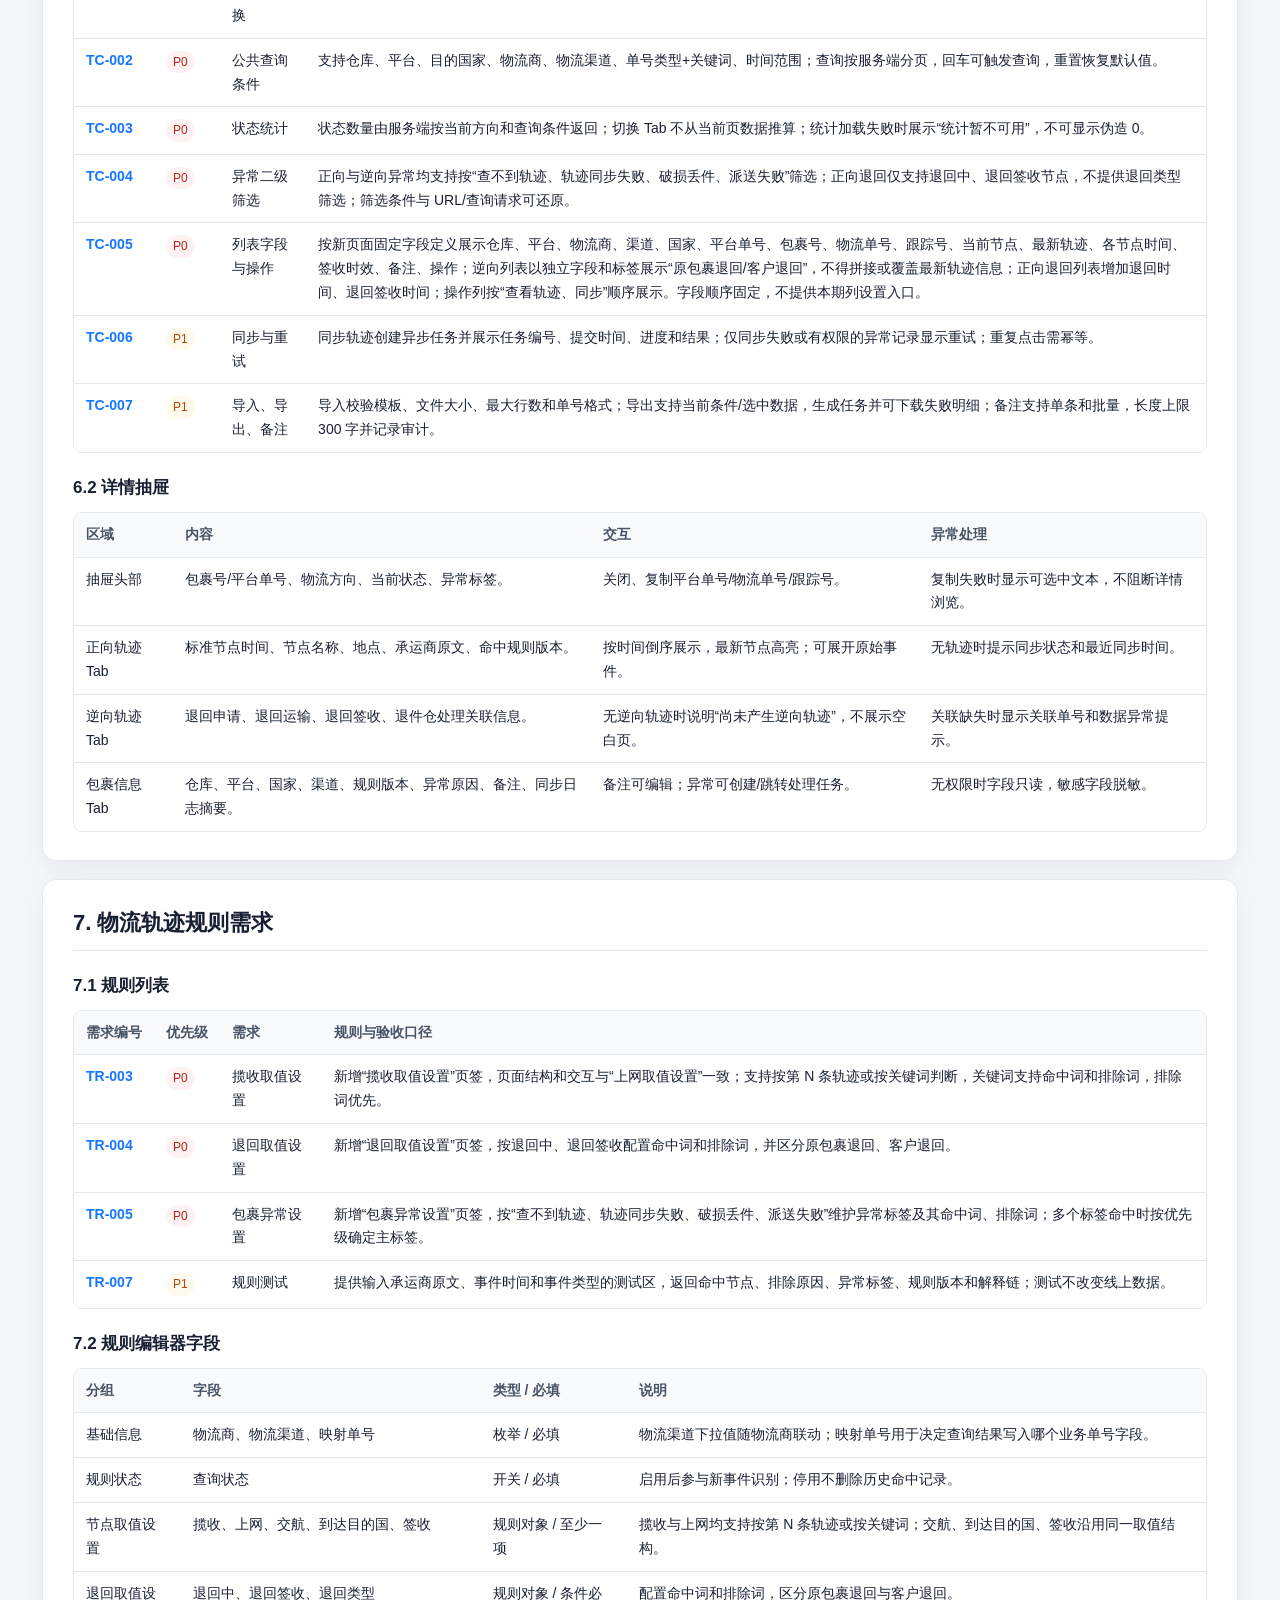
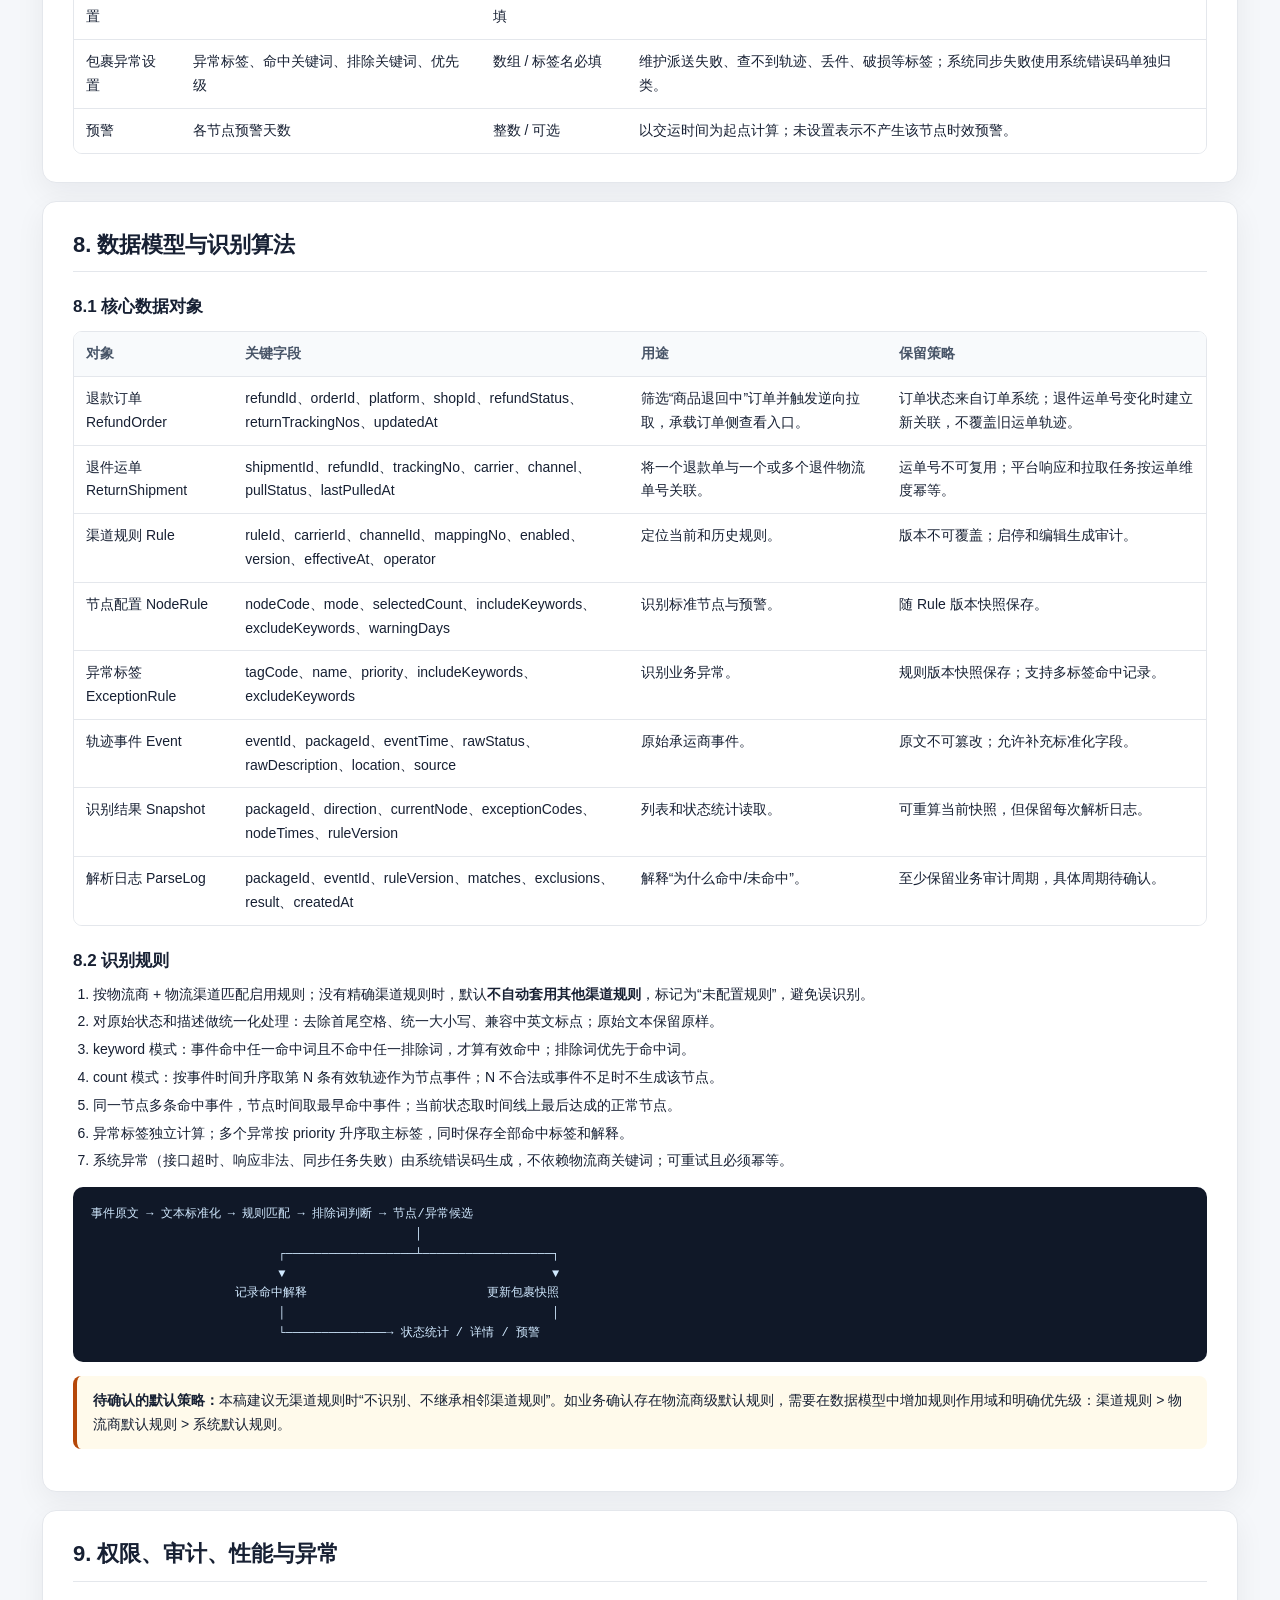
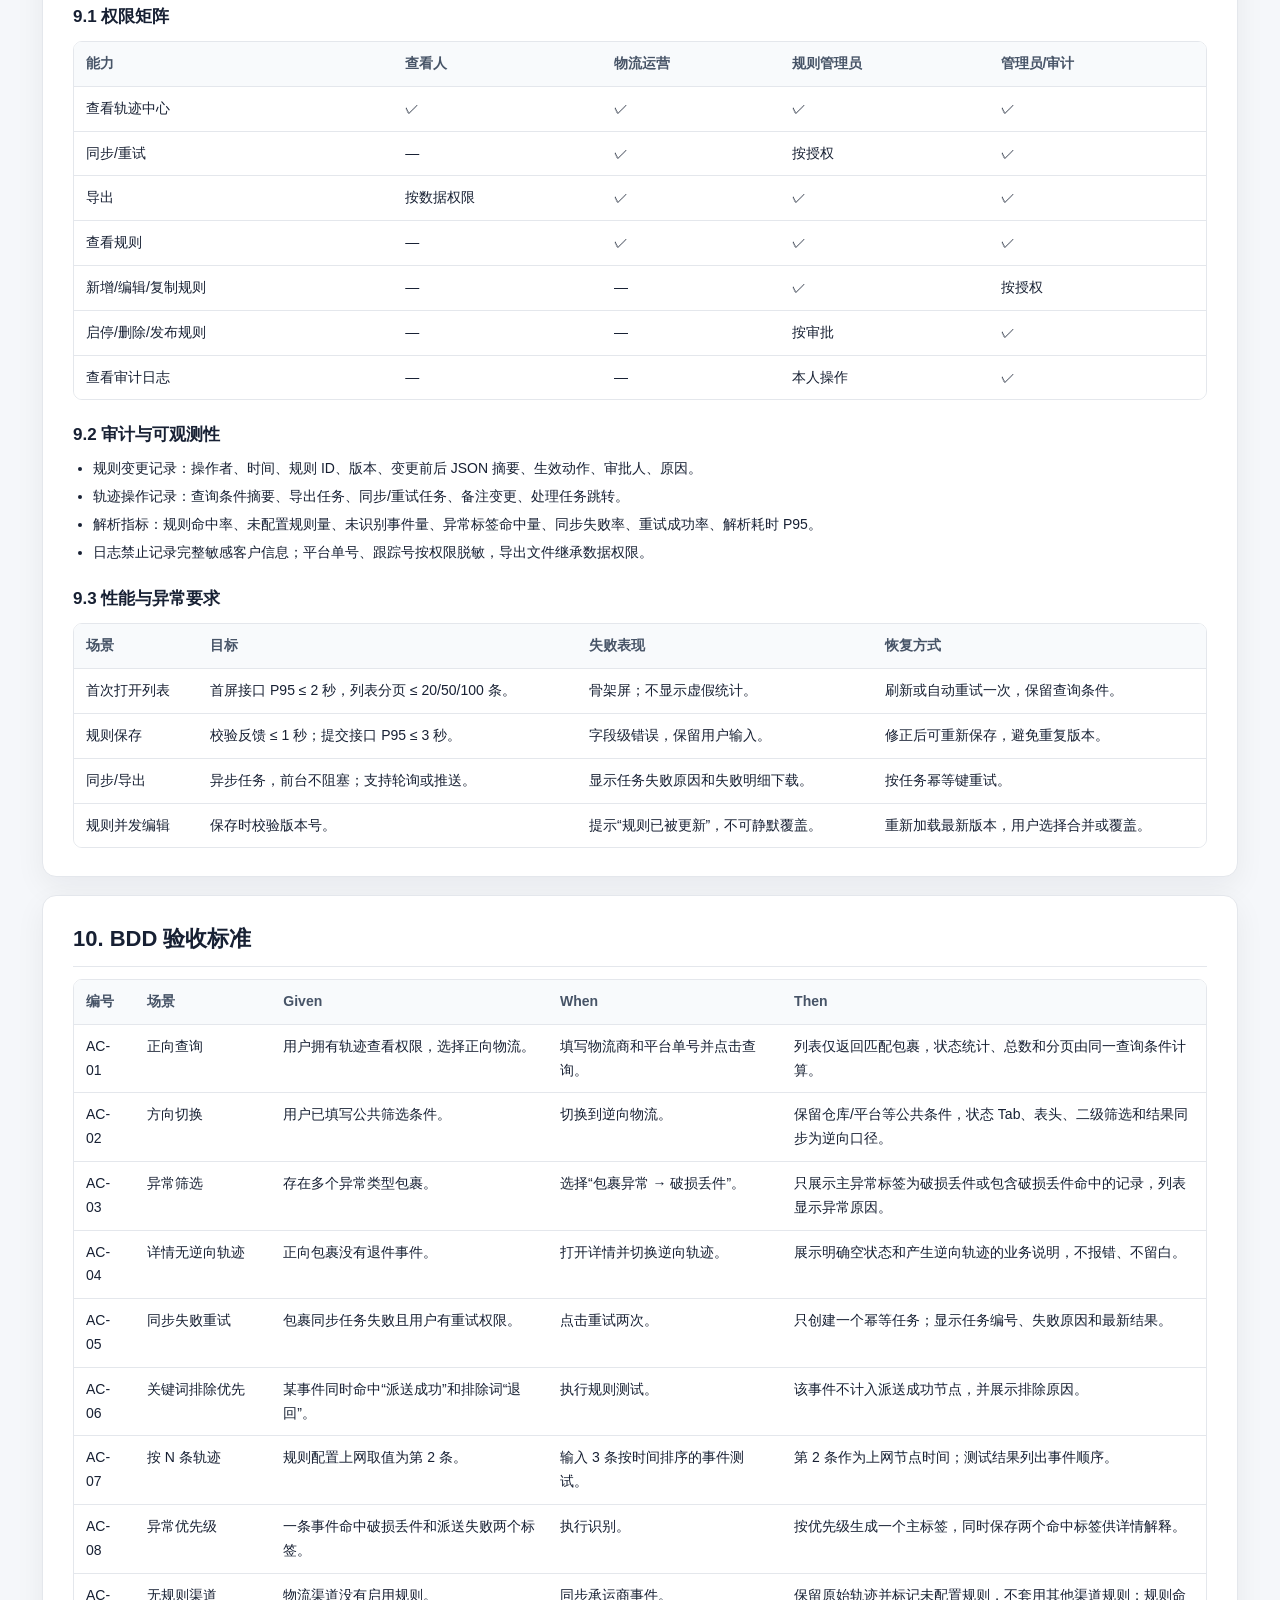
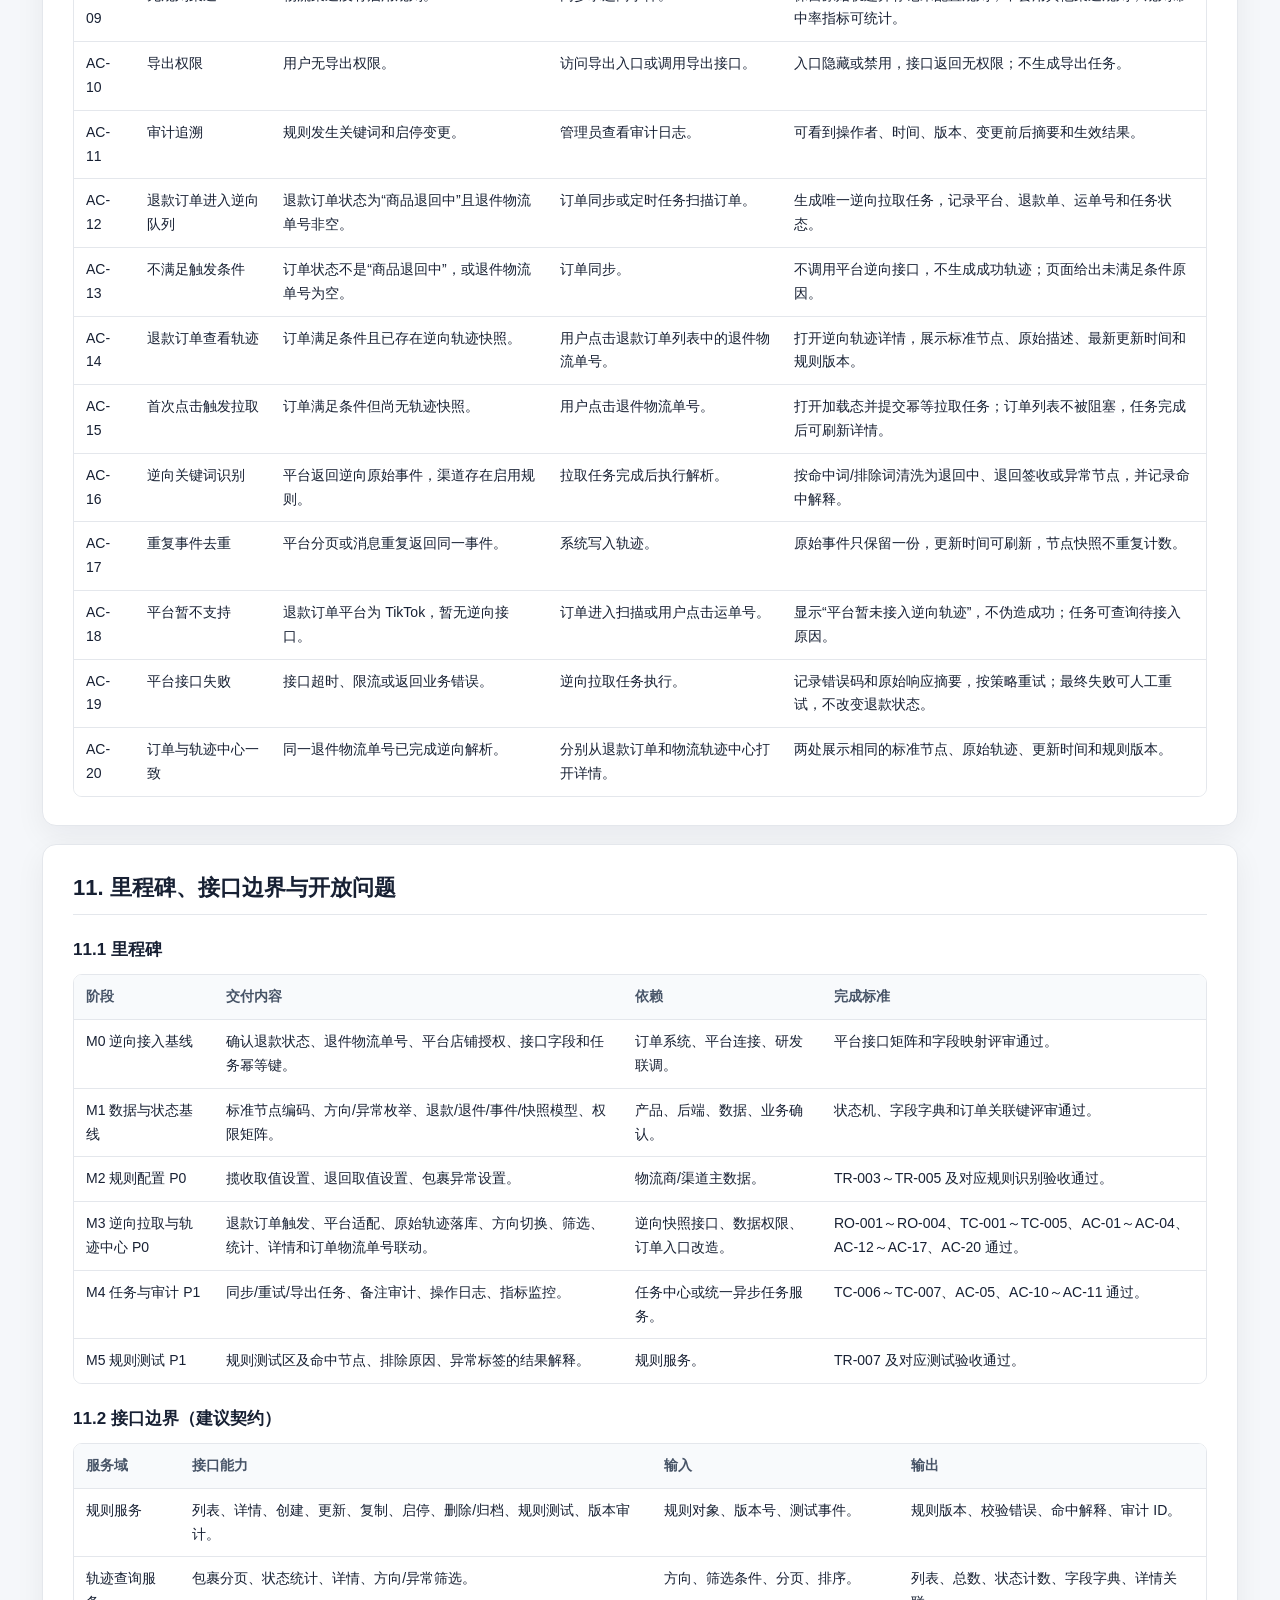
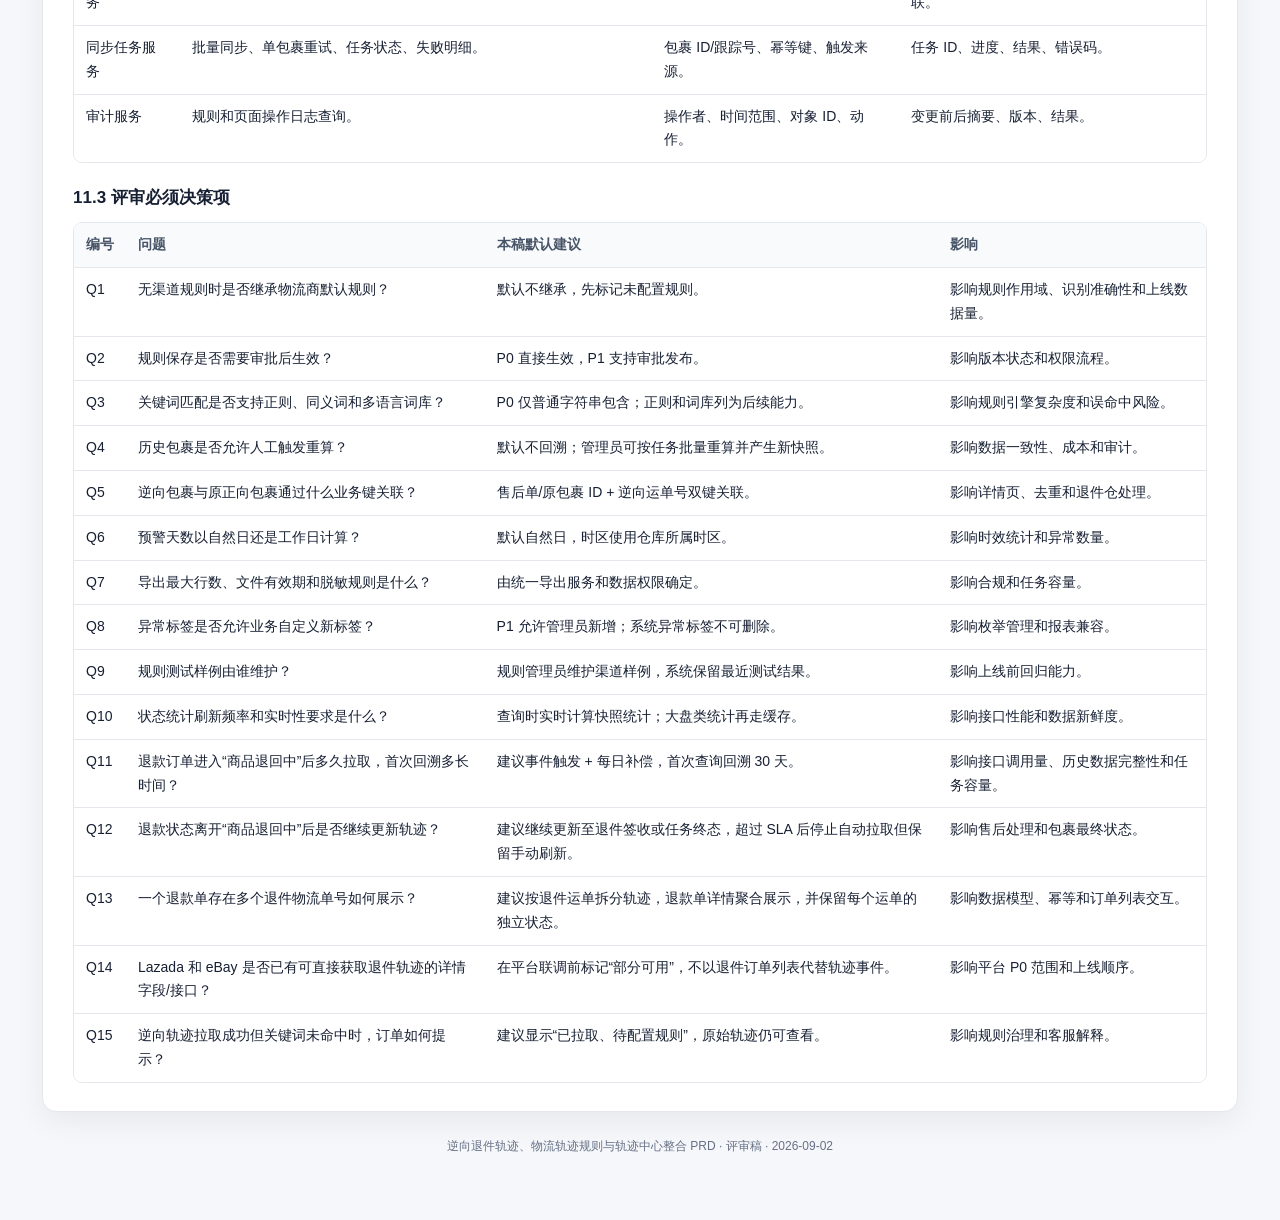
<file: prd/logistics-tracking-center-rules-review.html>
<!doctype html>
<html lang="zh-CN">
<head>
  <meta charset="UTF-8" />
  <meta name="viewport" content="width=device-width, initial-scale=1.0" />
  <title>逆向退件轨迹、物流轨迹规则与轨迹中心整合 PRD · 评审稿</title>
  <style>
    :root {
      --ink: #172033; --muted: #667085; --subtle: #98a2b3; --line: #e4e7ec;
      --panel: #fff; --canvas: #f5f7fa; --blue: #1677ff; --blue-soft: #eaf3ff;
      --green: #087443; --green-soft: #ecfdf3; --amber: #b54708; --amber-soft: #fffaeb;
      --red: #b42318; --red-soft: #fef3f2; --purple: #6941c6; --purple-soft: #f4f3ff;
      --shadow: 0 10px 30px rgba(16, 24, 40, .06); --radius: 14px;
    }
    * { box-sizing: border-box; }
    html { scroll-behavior: smooth; }
    body { margin: 0; background: var(--canvas); color: var(--ink); font: 14px/1.7 -apple-system, BlinkMacSystemFont, "Segoe UI", "PingFang SC", "Microsoft YaHei", sans-serif; }
    a { color: var(--blue); text-decoration: none; }
    a:hover { text-decoration: underline; }
    .page { max-width: 1440px; margin: 0 auto; padding: 32px 42px 64px; }
    .hero { background: linear-gradient(135deg, #0f4c81 0%, #1677ff 56%, #5aa7ff 100%); color: #fff; border-radius: 20px; padding: 34px 38px; box-shadow: var(--shadow); }
    .eyebrow { margin: 0 0 8px; font-size: 12px; letter-spacing: .12em; opacity: .78; text-transform: uppercase; }
    h1, h2, h3, h4 { margin: 0; line-height: 1.35; }
    h1 { font-size: 30px; letter-spacing: -.02em; }
    .hero p { max-width: 900px; margin: 12px 0 0; color: rgba(255,255,255,.86); font-size: 15px; }
    .hero-meta { display: flex; flex-wrap: wrap; gap: 8px; margin-top: 22px; }
    .pill { display: inline-flex; align-items: center; border-radius: 999px; padding: 3px 10px; font-size: 12px; background: rgba(255,255,255,.16); color: #fff; }
    .toc { position: sticky; top: 12px; z-index: 5; display: flex; flex-wrap: wrap; gap: 6px; margin: 18px 0; padding: 10px; background: rgba(255,255,255,.92); border: 1px solid var(--line); border-radius: 12px; box-shadow: 0 4px 14px rgba(16,24,40,.04); backdrop-filter: blur(10px); }
    .toc a { padding: 5px 9px; border-radius: 7px; color: var(--muted); font-size: 12px; }
    .toc a:hover { background: var(--blue-soft); color: var(--blue); text-decoration: none; }
    .section { margin-top: 18px; padding: 28px 30px; background: var(--panel); border: 1px solid var(--line); border-radius: var(--radius); box-shadow: var(--shadow); }
    h2 { padding-bottom: 12px; border-bottom: 1px solid var(--line); font-size: 22px; }
    h3 { margin: 24px 0 10px; font-size: 17px; }
    h4 { margin: 16px 0 8px; font-size: 14px; color: #344054; }
    p { margin: 8px 0; }
    .lead { margin-top: 16px; color: #344054; font-size: 15px; }
    .note, .decision, .warning { margin: 14px 0; padding: 13px 16px; border-left: 4px solid var(--blue); border-radius: 8px; background: var(--blue-soft); }
    .decision { border-left-color: var(--green); background: var(--green-soft); }
    .warning { border-left-color: var(--amber); background: var(--amber-soft); }
    .danger { border-left-color: var(--red); background: var(--red-soft); }
    .grid { display: grid; grid-template-columns: repeat(2, minmax(0, 1fr)); gap: 14px; margin-top: 14px; }
    .card { padding: 16px; border: 1px solid var(--line); border-radius: 10px; background: #fff; }
    .card h4 { margin-top: 0; }
    .tag { display: inline-block; margin: 2px 4px 2px 0; padding: 1px 7px; border-radius: 999px; background: #f2f4f7; color: #475467; font-size: 12px; }
    .tag.p0 { background: var(--red-soft); color: var(--red); } .tag.p1 { background: var(--amber-soft); color: var(--amber); }
    .tag.green { background: var(--green-soft); color: var(--green); } .tag.purple { background: var(--purple-soft); color: var(--purple); }
    .table-wrap { overflow-x: auto; margin-top: 12px; border: 1px solid var(--line); border-radius: 9px; }
    table { width: 100%; min-width: 760px; border-collapse: collapse; background: #fff; }
    th, td { padding: 10px 12px; border-bottom: 1px solid var(--line); text-align: left; vertical-align: top; }
    th { background: #f8fafc; color: #475467; font-weight: 600; white-space: nowrap; }
    tr:last-child td { border-bottom: 0; }
    code { padding: 1px 5px; border-radius: 4px; background: #f2f4f7; color: #344054; font-family: ui-monospace, SFMono-Regular, Menlo, Consolas, monospace; font-size: 12px; }
    ul, ol { margin: 8px 0 8px 20px; padding: 0; }
    li { margin: 4px 0; }
    .flow { overflow-x: auto; margin: 14px 0; padding: 18px; border-radius: 10px; background: #101828; color: #d1e9ff; font: 12px/1.65 ui-monospace, SFMono-Regular, Menlo, Consolas, monospace; white-space: pre; }
    .req-id { color: var(--blue); font-weight: 700; white-space: nowrap; }
    .small { color: var(--muted); font-size: 12px; }
    .source-url { display: block; overflow-wrap: anywhere; word-break: break-word; font-size: 11px; line-height: 1.5; }
    .evidence { margin: 16px 0 22px; padding: 12px; border: 1px solid var(--line); border-radius: 10px; background: #f8fafc; }
    .evidence img { display: block; width: 100%; height: auto; border-radius: 8px; }
    .evidence figcaption { margin-top: 8px; color: var(--muted); font-size: 12px; }
    .footer { margin-top: 24px; color: var(--muted); text-align: center; font-size: 12px; }
    @media (max-width: 860px) { .page { padding: 16px 12px 40px; } .hero { padding: 25px 22px; } h1 { font-size: 24px; } .section { padding: 20px 17px; } .grid { grid-template-columns: 1fr; } .toc { position: static; } }
    @media print { body { background: #fff; } .page { max-width: none; padding: 0; } .hero { color: #000; background: #fff; border: 2px solid #0f4c81; box-shadow: none; } .hero p, .pill { color: #344054; } .pill { border: 1px solid var(--line); background: #fff; } .toc { position: static; box-shadow: none; } .section { break-inside: avoid; box-shadow: none; } a { color: #000; text-decoration: underline; } }
  </style>
</head>
<body>
  <div class="page">
    <header class="hero">
      <p class="eyebrow">ERP · Logistics Product Requirement</p>
      <h1>逆向退件轨迹、物流轨迹规则与轨迹中心整合需求文档</h1>
      <p>以退款订单中的退件物流单号为触发入口，拉取平台逆向物流轨迹，再通过物流商/渠道规则按关键词识别和清洗标准节点，并在退款订单列表与物流轨迹中心统一展示。</p>
      <div class="hero-meta"><span class="pill">评审稿</span><span class="pill">版本 V2.0</span><span class="pill">评审日期：2026-09-02</span><span class="pill">目标系统：跨境电商 ERP</span><span class="pill">优先级：P0 + P1</span></div>
    </header>

    <nav class="toc" aria-label="文档目录">
      <a href="#prototypes">原型页面</a><a href="#summary">1. 结论与范围</a><a href="#comparison">2. 原型对照</a><a href="#users">3. 用户与场景</a><a href="#flow">4. 业务流程</a><a href="#pull">5. 物流轨迹拉取</a><a href="#center">6. 轨迹中心</a><a href="#rules">7. 规则配置</a><a href="#model">8. 数据与算法</a><a href="#quality">9. 权限与质量</a><a href="#acceptance">10. 验收标准</a><a href="#milestone">11. 里程碑与问题</a>
    </nav>

    <main>
      <section class="section" id="prototypes">
        <h2>原型页面</h2>
        <div class="table-wrap"><table><thead><tr><th>页面</th><th>原型链接</th><th>本 PRD 对应章节</th><th>使用说明</th></tr></thead><tbody>
          <tr><td>物流轨迹中心</td><td><a class="source-url" href="https://kayleylee1128-gif.github.io/logistics-tracking-center-prototype/prototype/logistics-tracking-center/?v=20260904-4" target="_blank" rel="noreferrer">https://kayleylee1128-gif.github.io/logistics-tracking-center-prototype/prototype/logistics-tracking-center/?v=20260904-4</a></td><td>第 2、5、6、8、10 章。</td><td>作为全新独立页面建设，参考方向切换、查询区、状态 Tab、正逆向表格和详情抽屉。</td></tr>
          <tr><td>物流轨迹规则</td><td><a class="source-url" href="https://kayleylee1128-gif.github.io/logistics-tracking-center-prototype/prototype/logistics-rules/index.html?v=tracking-value-rules-v12" target="_blank" rel="noreferrer">https://kayleylee1128-gif.github.io/logistics-tracking-center-prototype/prototype/logistics-rules/index.html?v=tracking-value-rules-v12</a></td><td>第 2、4、7、8、10 章。</td><td>参考规则列表、节点页签、关键词/排除词、退回和异常配置；原型标注不属于业务功能。</td></tr>
        </tbody></table></div>
      </section>

      <section class="section" id="summary">
        <h2>1. 结论与范围</h2>
        <p class="lead">本次建设包含两个职责清晰的页面：全新独立开发的“物流轨迹中心”负责轨迹查询和异常处置，“物流轨迹规则”负责识别配置；两者通过渠道规则、标准节点和规则版本关联。</p>
        <div class="decision"><strong>评审结论建议：</strong>以物流渠道为最小规则生效单元；规则保存后只影响后续同步和后续识别，不回溯已落库的历史结果；正向与逆向使用同一包裹详情上下文，但状态、字段和规则独立维护。</div>
        <div class="table-wrap"><table><thead><tr><th>项目</th><th>本期结论</th><th>依据 / 备注</th></tr></thead><tbody>
          <tr><td>建设目标</td><td>把承运商原始轨迹转换为可查询、可统计、可处置的标准物流节点。</td><td>两个原型共同体现：规则配置是数据基础，轨迹中心是使用场景。</td></tr>
          <tr><td>本期范围</td><td>退款订单筛选触发逆向拉取、平台适配、原始轨迹落库、关键词识别清洗、退款订单物流单号轨迹弹窗/抽屉；以及规则 CRUD、节点取值、关键词/排除词、异常标签、预警天数、轨迹中心查询与监控。</td><td><span class="tag p0">P0</span> 逆向拉取与节点识别闭环；<span class="tag p1">P1</span> 规则版本、测试、任务治理增强。</td></tr>
          <tr><td>新增硬性触发条件</td><td>订单系统 → 退款订单列表：退款状态 = “商品退回中” 且退件物流单号不为空。</td><td>满足条件的数据必须进入逆向轨迹拉取队列；不满足条件不得调用平台逆向接口。</td></tr>
          <tr><td>不在本期</td><td>承运商采集算法重写、自动退款/赔付/补发、退件入库和质检流程、独立报表中心；TikTok 逆向接口暂不实现。</td><td>相关操作通过任务或业务单据跳转，不在轨迹页面内完成；TikTok 显示待接入，不得伪造成功。</td></tr>
          <tr><td>原型数据口径</td><td>数量、时间、单号、Mock Toast 和示例规则仅用于演示，不可作为上线验收数据。</td><td>上线前必须接入真实接口并以服务端统计为准。</td></tr>
        </tbody></table></div>
      </section>

      <section class="section" id="comparison">
        <h2>2. 两个原型对照与建设边界</h2>
        <div class="table-wrap"><table><thead><tr><th>维度</th><th>物流轨迹中心</th><th>物流轨迹规则</th><th>改造后系统要求</th></tr></thead><tbody>
          <tr><td>定位</td><td>面向运营、客服、仓储的包裹监控和异常定位。</td><td>面向物流运营/管理员的渠道识别规则维护。</td><td>形成“配置 → 同步识别 → 监控处置”的闭环，页面间可追溯跳转。</td></tr>
          <tr><td>核心对象</td><td>包裹、平台单号、包裹号、物流单号、跟踪号、轨迹事件。</td><td>物流商、物流渠道、映射单号、标准节点、异常标签、规则版本。</td><td>定义唯一关联键：物流商 + 物流渠道 + 规则版本；包裹保存命中的规则版本。</td></tr>
          <tr><td>状态模型</td><td>正向：未上网、已上网、已交航、已到达目的国、已签收、异常、退回；逆向：退回中、已签收、异常。</td><td>揽收、上网、交航、到达目的国、签收，以及退回和异常的取值规则。</td><td>建立标准节点编码和状态优先级，显示名称可配置但编码不可随意变化。</td></tr>
          <tr><td>现有交互</td><td>筛选、状态 Tab、动态列表、抽屉详情、同步、导出、备注、重试。</td><td>筛选、添加/编辑/复制/删除、规则弹窗、关键词增删、标注抽屉。</td><td>保留用户已熟悉的查询和 CRUD；补齐校验、生效、测试、审计和失败反馈。</td></tr>
          <tr><td>原型缺口</td><td>服务端分页/统计、真实同步状态、任务进度、异常任务闭环、数据权限未落地；未覆盖退款订单触发入口。</td><td>规则唯一性、冲突优先级、版本回滚、发布审批、测试样例、并发编辑未落地。</td><td>补充逆向采集任务、平台适配、退款订单联动和拉取失败处理。</td></tr>
        </tbody></table></div>
        <div class="note"><strong>评审边界：</strong>规则页面右侧“原型标注”面板及页面上的标注按钮只用于评审定位，不是业务功能；研发实现不得把标注内容、标注开关或标注数量带入生产页面。</div>
      </section>

      <section class="section" id="users">
        <h2>3. 用户与核心场景</h2>
        <div class="table-wrap"><table><thead><tr><th>角色</th><th>任务</th><th>主要页面</th><th>关键成功标准</th><th>权限建议</th></tr></thead><tbody>
          <tr><td>物流运营</td><td>查看全量包裹、定位渠道异常、触发同步重试。</td><td>轨迹中心</td><td>可按状态/渠道快速缩小范围，知道异常原因和下一步。</td><td>查看、同步、重试、导出、备注。</td></tr>
          <tr><td>客服</td><td>按平台单号/包裹号查询并向客户解释轨迹。</td><td>轨迹中心</td><td>详情中能看到标准节点、原始描述和节点时间。</td><td>查看、复制单号、导出（按授权）。</td></tr>
          <tr><td>规则管理员</td><td>新增渠道规则，维护节点关键词和异常标签。</td><td>物流轨迹规则</td><td>保存前能发现重复、空规则、冲突关键词，生效范围清晰。</td><td>规则新增、编辑、复制、启停、测试。</td></tr>
          <tr><td>仓储/退件处理人</td><td>查看逆向退回节点、签收和破损丢件。</td><td>轨迹中心</td><td>正向与逆向轨迹可在同一包裹详情切换。</td><td>查看逆向、备注、处理任务。</td></tr>
          <tr><td>售后/退款处理人</td><td>在退款订单列表确认退件进度，查看退件物流轨迹。</td><td>退款订单列表 + 轨迹中心</td><td>商品退回中且有退件物流单号的订单，点击物流单号即可查看最新逆向轨迹。</td><td>查看退款订单、查看轨迹、复制单号。</td></tr>
          <tr><td>管理员/审计</td><td>复核规则变化、导出记录、追踪异常操作。</td><td>规则页 + 审计日志</td><td>按操作者、时间、规则版本还原变更前后内容。</td><td>全量查看、审计、审批。</td></tr>
        </tbody></table></div>
        <h3>3.1 高频用户路径</h3>
        <ol><li>规则管理员进入“物流轨迹规则”，筛选物流商/渠道，新增或编辑规则，运行样例测试后保存并启用。</li><li>退款订单列表筛选出状态为“商品退回中”且退件物流单号不为空的订单，系统按平台适配器拉取逆向轨迹。</li><li>系统按已启用规则解析承运商事件，写入标准节点、异常类型、命中规则版本和识别日志。</li><li>售后处理人可在退款订单列表点击退件物流单号查看轨迹；物流运营也可在“物流轨迹中心”按逆向方向查询和处置。</li><li>若为同步失败或业务异常，用户执行重试、添加备注或创建处理任务；任务结果可回到订单或包裹详情查看。</li></ol>
      </section>


      <section class="section" id="flow">
        <h2>4. 业务流程与状态模型</h2>
        <h3>4.1 端到端流程</h3>
        <pre class="flow">物流商原始事件
      │
      ▼
物流渠道匹配 ── 无启用规则 ──▶ 保留原文 + 未识别状态 + 监控告警
      │
      ▼
规则版本解析：标准节点 / 异常标签 / 预警天数 / 命中事件
      │
      ▼
包裹轨迹快照 + 原始事件 + 命中规则版本 + 解析日志
      │
      ├── 正向：揽收 → 上网 → 交航 → 到达目的国 → 签收
      ├── 逆向：退回中 → 退回签收 → 待入库/后续处理
      └── 异常：查不到轨迹 / 轨迹同步失败 / 破损丢件 / 派送失败
      │
      ▼
物流轨迹中心查询、详情、重试、备注、导出、处理任务</pre>
        <h3>4.2 标准节点和状态优先级</h3>
        <div class="table-wrap"><table><thead><tr><th>编码</th><th>展示名称</th><th>方向</th><th>终态</th><th>说明</th></tr></thead><tbody>
          <tr><td><code>COLLECTED</code></td><td>已揽收</td><td>正向</td><td>否</td><td>承运商已接收包裹；规则页已有揽收取值设置。</td></tr>
          <tr><td><code>ONLINE</code></td><td>已上网</td><td>正向</td><td>否</td><td>已出现有效运输网络扫描。</td></tr>
          <tr><td><code>HANDOVER</code></td><td>已交航</td><td>正向</td><td>否</td><td>已进入国际干线/航班阶段。</td></tr>
          <tr><td><code>ARRIVED_DEST</code></td><td>已到达目的国</td><td>正向</td><td>否</td><td>到达目的国或进口处理中心。</td></tr>
          <tr><td><code>SIGNED</code></td><td>已签收</td><td>正向/逆向</td><td>是</td><td>正向为买家签收；逆向为退件仓签收，需要区分事件主体。</td></tr>
          <tr><td><code>RETURNING</code></td><td>退回中</td><td>正向/逆向</td><td>否</td><td>原包裹退回或客户退回运输中。</td></tr>
          <tr><td><code>RETURN_RECEIVED</code></td><td>退回签收</td><td>逆向/正向退回</td><td>是</td><td>退件仓已签收退回包裹。</td></tr>
          <tr><td><code>EXCEPTION</code></td><td>包裹异常</td><td>正向/逆向</td><td>否</td><td>由异常标签规则命中；系统同步失败单独保留系统错误码。</td></tr>
        </tbody></table></div>
        <div class="warning"><strong>状态冲突处理：</strong>同一包裹同时命中正常节点和异常标签时，列表状态展示异常，但保留已达成的正常节点时间；异常解除后不可自动篡改历史事件，只更新当前快照和处理状态。</div>
      </section>

      <section class="section" id="pull">
        <h2>5. 物流轨迹拉取</h2>
        <p class="lead">本章只约束业务触发条件、输入输出、处理顺序和页面结果，不指定队列、调度、存储、缓存、重试框架或服务拆分方案；具体技术实现由研发结合现有平台能力设计并在技术方案中落地。</p>
        <h3>5.1 退款订单触发逆向物流拉取</h3>
        <figure class="evidence">
          <img src="./assets/logistics-tracking-center/refund-order-list-status.png" alt="退款订单列表中商品退回中的订单状态截图" />
          <figcaption>图 1：退款订单列表中“商品退回中”状态入口。满足退款状态与退件物流单号条件后，进入逆向物流拉取链路。</figcaption>
        </figure>
        <div class="table-wrap"><table><thead><tr><th>步骤</th><th>触发条件 / 动作</th></tr></thead><tbody>
          <tr><td>1. 订单筛选</td><td>订单系统退款订单列表中，退款状态 = “商品退回中”，且退件物流单号非空。</td></tr>
          <tr><td>2. 平台路由</td><td>读取订单平台和退件物流单号。</td></tr>
          <tr><td>3. 轨迹拉取</td><td>按平台接口查询逆向退件轨迹。</td></tr>
          <tr><td>4. 清洗识别</td><td>轨迹事件入库后触发对应物流商+渠道规则。</td></tr>
          <tr><td>5. 页面联动</td><td>用户在退款订单列表点击退件物流单号。</td></tr>
        </tbody></table></div>
        <div class="decision"><strong>幂等要求：</strong>同一退款单 + 退件物流单号 + 平台 + 查询时间窗只允许一个运行中任务；重复触发应复用任务或返回已存在任务，不得重复写入同一轨迹事件。</div>

<h3>5.2 退款订单列表联动</h3>
        <div class="table-wrap"><table><thead><tr><th>需求编号</th><th>入口</th><th>交互要求</th><th>数据和异常要求</th></tr></thead><tbody>
          <tr><td class="req-id">RO-001</td><td>订单系统 → 退款订单列表 → 退件物流单号</td><td>仅当退款状态为“商品退回中”且退件物流单号有值时，物流单号展示为可点击链接/按钮；点击打开逆向轨迹信息。</td><td>携带退款单 ID、订单 ID、平台、店铺、退件物流单号；没有单号时展示“暂无退件物流单号”，不可发起拉取。</td></tr>
          <tr><td class="req-id">RO-002</td><td>首次点击 / 后台任务</td><td>点击时优先读取已落库快照；无数据或已过刷新周期时提示“正在获取轨迹”，不阻塞退款订单列表。</td><td>页面展示拉取中、成功、部分成功、失败、待接入五种结果；失败可从详情重试，不能改变退款订单状态。</td></tr>
          <tr><td class="req-id">RO-003</td><td>轨迹信息窗口</td><td>默认进入逆向轨迹 Tab，展示退回申请、退回运输、退件仓签收、异常节点和原始承运商描述；支持复制退件物流单号。</td><td>轨迹按事件时间倒序；每个标准节点显示命中规则版本；原始事件不可被关键词清洗覆盖。</td></tr>
          <tr><td class="req-id">RO-004</td><td>订单与中心一致性</td><td>从退款订单打开的轨迹与物流轨迹中心按同一退件物流单号查询，结果和更新时间一致。</td><td>若订单已重新生成退件物流单号，旧单号轨迹只读保留，新单号重新建立拉取任务。</td></tr>
        </tbody></table></div>

<h3>5.3 平台接口适配矩阵</h3>
        <div class="table-wrap"><table><thead><tr><th>平台</th><th>逆向拉取接口 / 依据</th><th>正逆向关系</th><th>P0 实现要求</th></tr></thead><tbody>
          <tr><td>Shopee</td><td><a class="source-url" href="https://open.shopee.com/documents/v2/v2.returns.get_reverse_tracking_info?module=102&amp;type=1" target="_blank" rel="noreferrer">https://open.shopee.com/documents/v2/v2.returns.get_reverse_tracking_info?module=102&amp;type=1</a></td><td>逆向独立接口。</td><td>按退件物流单号拉取，落库原始轨迹并转标准事件。</td></tr>
          <tr><td>TikTok</td><td>暂无接口。</td><td>暂不接入。</td><td>退款订单标记“待接入”，不创建假成功轨迹；支持后续适配器扩展。</td></tr>
          <tr><td>SMT</td><td><a class="source-url" href="https://open.aliexpress.com/doc/api.htm?spm=a2o9m.11193531.0.0.72d83b53tcVEcE&amp;cid=20892&amp;path=aliexpress.logistics.redefining.querytrackingresult&amp;methodType=GET%2FPOST" target="_blank" rel="noreferrer">https://open.aliexpress.com/doc/api.htm?spm=a2o9m.11193531.0.0.72d83b53tcVEcE&amp;cid=20892&amp;path=aliexpress.logistics.redefining.querytrackingresult&amp;methodType=GET%2FPOST</a></td><td>用户说明与正向物流一致。</td><td>复用正向轨迹适配器，以退件物流单号和逆向方向查询。</td></tr>
          <tr><td>Lazada</td><td><a class="source-url" href="https://open.lazada.com/apps/doc/api?path=%2Freverse%2Fgetreverseordersforseller" target="_blank" rel="noreferrer">https://open.lazada.com/apps/doc/api?path=%2Freverse%2Fgetreverseordersforseller</a></td><td>先获取退件订单/运单信息，轨迹详情能力需确认。</td><td>先同步退件订单，再用可用运单轨迹能力获取事件。</td></tr>
          <tr><td>淘宝 / 天猫</td><td><a class="source-url" href="https://open.taobao.com/api.htm?spm=a219a.7386797.0.0.5ad1669aNYLUos&amp;source=search&amp;docId=73647&amp;docType=2" target="_blank" rel="noreferrer">https://open.taobao.com/api.htm?spm=a219a.7386797.0.0.5ad1669aNYLUos&amp;source=search&amp;docId=73647&amp;docType=2</a><a class="source-url" href="https://open.taobao.com/api.htm?spm=a219a.7386797.0.0.5ad1669aNYLUos&amp;source=search&amp;docId=73315&amp;docType=2" target="_blank" rel="noreferrer">https://open.taobao.com/api.htm?spm=a219a.7386797.0.0.5ad1669aNYLUos&amp;source=search&amp;docId=73315&amp;docType=2</a></td><td>正逆向接口分开。</td><td>分别适配，统一转换为退款单、退件运单和轨迹事件。</td></tr>
          <tr><td>拼多多</td><td><a class="source-url" href="https://open.pinduoduo.com/application/document/api?id=pdd.refund.list.increment.get" target="_blank" rel="noreferrer">https://open.pinduoduo.com/application/document/api?id=pdd.refund.list.increment.get</a><a class="source-url" href="https://open.pinduoduo.com/application/document/api?id=pdd.refund.information.get" target="_blank" rel="noreferrer">https://open.pinduoduo.com/application/document/api?id=pdd.refund.information.get</a><a class="source-url" href="https://open.pinduoduo.com/application/document/api?id=pdd.logistics.ordertrace.get" target="_blank" rel="noreferrer">https://open.pinduoduo.com/application/document/api?id=pdd.logistics.ordertrace.get</a></td><td>正逆向共用物流轨迹接口；另有轨迹消息订阅。</td><td>退款列表补偿 + 详情补全 + 轨迹查询；接入消息订阅后做实时更新。</td></tr>
          <tr><td>京东</td><td><a class="source-url" href="https://open.jd.com/v2/#/doc/api?apiCateId=200379&amp;apiId=100246&amp;apiName=listAfsOrders&amp;gwType=1" target="_blank" rel="noreferrer">https://open.jd.com/v2/#/doc/api?apiCateId=200379&amp;apiId=100246&amp;apiName=listAfsOrders&amp;gwType=1</a><a class="source-url" href="https://open.jd.com/v2/#/doc/api?apiCateId=200379&amp;apiId=100237&amp;apiName=getAfsOrder&amp;gwType=1" target="_blank" rel="noreferrer">https://open.jd.com/v2/#/doc/api?apiCateId=200379&amp;apiId=100237&amp;apiName=getAfsOrder&amp;gwType=1</a><a class="source-url" href="https://open.jd.com/v2/#/doc/api?apiCateId=200356&amp;apiId=100458&amp;apiName=listWaybillTraces&amp;gwType=1" target="_blank" rel="noreferrer">https://open.jd.com/v2/#/doc/api?apiCateId=200356&amp;apiId=100458&amp;apiName=listWaybillTraces&amp;gwType=1</a></td><td>先退件/售后，再查正逆向运单轨迹。</td><td>建立售后单与运单多对一/一对多关联，按运单去重事件。</td></tr>
          <tr><td>eBay</td><td><a class="source-url" href="https://developer.ebay.com/develop/api/sell/fulfillment_api#sell-fulfillment_api-shipping_fulfillment-getshippingfulfillment-oauth-scope" target="_blank" rel="noreferrer">https://developer.ebay.com/develop/api/sell/fulfillment_api#sell-fulfillment_api-shipping_fulfillment-getshippingfulfillment-oauth-scope</a></td><td>履约、订单和退货对象分层。</td><td>按订单/履约/包裹对象适配，查询可用的 shipping fulfillment 或 return tracking 信息。</td></tr>
        </tbody></table></div>
        <div class="note"><strong>接口说明：</strong>以上平台链接为需求输入和研发联调依据，参数及权限以实际联调结果为准。</div>

      </section>

      <section class="section" id="center">
        <h2>6. 物流轨迹中心需求</h2>
        <p class="lead">本页面为全新独立开发的“物流轨迹中心”页面，使用独立路由、独立查询模型和独立页面布局；不在原有物流轨迹页面上做增量改造，也不复用原页面的布局和交互代码。</p>
        <h3>6.1 页面结构与查询</h3>
        <div class="table-wrap"><table><thead><tr><th>需求编号</th><th>优先级</th><th>需求</th><th>规则与验收口径</th></tr></thead><tbody>
          <tr><td class="req-id">TC-001</td><td><span class="tag p0">P0</span></td><td>独立页面与方向切换</td><td>新建独立页面并提供正向物流/逆向物流切换；切换后状态 Tab、二级筛选、表头、数据总数和详情上下文同步切换；保留公共筛选条件，清空不适用的方向筛选。</td></tr>
          <tr><td class="req-id">TC-002</td><td><span class="tag p0">P0</span></td><td>公共查询条件</td><td>支持仓库、平台、目的国家、物流商、物流渠道、单号类型+关键词、时间范围；查询按服务端分页，回车可触发查询，重置恢复默认值。</td></tr>
          <tr><td class="req-id">TC-003</td><td><span class="tag p0">P0</span></td><td>状态统计</td><td>状态数量由服务端按当前方向和查询条件返回；切换 Tab 不从当前页数据推算；统计加载失败时展示“统计暂不可用”，不可显示伪造 0。</td></tr>
          <tr><td class="req-id">TC-004</td><td><span class="tag p0">P0</span></td><td>异常二级筛选</td><td>正向与逆向异常均支持按“查不到轨迹、轨迹同步失败、破损丢件、派送失败”筛选；正向退回仅支持退回中、退回签收节点，不提供退回类型筛选；筛选条件与 URL/查询请求可还原。</td></tr>
          <tr><td class="req-id">TC-005</td><td><span class="tag p0">P0</span></td><td>列表字段与操作</td><td>按新页面固定字段定义展示仓库、平台、物流商、渠道、国家、平台单号、包裹号、物流单号、跟踪号、当前节点、最新轨迹、各节点时间、签收时效、备注、操作；逆向列表以独立字段和标签展示“原包裹退回/客户退回”，不得拼接或覆盖最新轨迹信息；正向退回列表增加退回时间、退回签收时间；操作列按“查看轨迹、同步”顺序展示。字段顺序固定，不提供本期列设置入口。</td></tr>
          <tr><td class="req-id">TC-006</td><td><span class="tag p1">P1</span></td><td>同步与重试</td><td>同步轨迹创建异步任务并展示任务编号、提交时间、进度和结果；仅同步失败或有权限的异常记录显示重试；重复点击需幂等。</td></tr>
          <tr><td class="req-id">TC-007</td><td><span class="tag p1">P1</span></td><td>导入、导出、备注</td><td>导入校验模板、文件大小、最大行数和单号格式；导出支持当前条件/选中数据，生成任务并可下载失败明细；备注支持单条和批量，长度上限 300 字并记录审计。</td></tr>
        </tbody></table></div>
        <h3>6.2 详情抽屉</h3>
        <div class="table-wrap"><table><thead><tr><th>区域</th><th>内容</th><th>交互</th><th>异常处理</th></tr></thead><tbody>
          <tr><td>抽屉头部</td><td>包裹号/平台单号、物流方向、当前状态、异常标签。</td><td>关闭、复制平台单号/物流单号/跟踪号。</td><td>复制失败时显示可选中文本，不阻断详情浏览。</td></tr>
          <tr><td>正向轨迹 Tab</td><td>标准节点时间、节点名称、地点、承运商原文、命中规则版本。</td><td>按时间倒序展示，最新节点高亮；可展开原始事件。</td><td>无轨迹时提示同步状态和最近同步时间。</td></tr>
          <tr><td>逆向轨迹 Tab</td><td>退回申请、退回运输、退回签收、退件仓处理关联信息。</td><td>无逆向轨迹时说明“尚未产生逆向轨迹”，不展示空白页。</td><td>关联缺失时显示关联单号和数据异常提示。</td></tr>
          <tr><td>包裹信息 Tab</td><td>仓库、平台、国家、渠道、规则版本、异常原因、备注、同步日志摘要。</td><td>备注可编辑；异常可创建/跳转处理任务。</td><td>无权限时字段只读，敏感字段脱敏。</td></tr>
        </tbody></table></div>
              </section>

      <section class="section" id="rules">
        <h2>7. 物流轨迹规则需求</h2>
        <h3>7.1 规则列表</h3>
        <div class="table-wrap"><table><thead><tr><th>需求编号</th><th>优先级</th><th>需求</th><th>规则与验收口径</th></tr></thead><tbody>
          <tr><td class="req-id">TR-003</td><td><span class="tag p0">P0</span></td><td>揽收取值设置</td><td>新增“揽收取值设置”页签，页面结构和交互与“上网取值设置”一致；支持按第 N 条轨迹或按关键词判断，关键词支持命中词和排除词，排除词优先。</td></tr>
          <tr><td class="req-id">TR-004</td><td><span class="tag p0">P0</span></td><td>退回取值设置</td><td>新增“退回取值设置”页签，按退回中、退回签收配置命中词和排除词，并区分原包裹退回、客户退回。</td></tr>
          <tr><td class="req-id">TR-005</td><td><span class="tag p0">P0</span></td><td>包裹异常设置</td><td>新增“包裹异常设置”页签，按“查不到轨迹、轨迹同步失败、破损丢件、派送失败”维护异常标签及其命中词、排除词；多个标签命中时按优先级确定主标签。</td></tr>
          <tr><td class="req-id">TR-007</td><td><span class="tag p1">P1</span></td><td>规则测试</td><td>提供输入承运商原文、事件时间和事件类型的测试区，返回命中节点、排除原因、异常标签、规则版本和解释链；测试不改变线上数据。</td></tr>
        </tbody></table></div>
        <h3>7.2 规则编辑器字段</h3>
        <div class="table-wrap"><table><thead><tr><th>分组</th><th>字段</th><th>类型 / 必填</th><th>说明</th></tr></thead><tbody>
          <tr><td>基础信息</td><td>物流商、物流渠道、映射单号</td><td>枚举 / 必填</td><td>物流渠道下拉值随物流商联动；映射单号用于决定查询结果写入哪个业务单号字段。</td></tr>
          <tr><td>规则状态</td><td>查询状态</td><td>开关 / 必填</td><td>启用后参与新事件识别；停用不删除历史命中记录。</td></tr>
          <tr><td>节点取值设置</td><td>揽收、上网、交航、到达目的国、签收</td><td>规则对象 / 至少一项</td><td>揽收与上网均支持按第 N 条轨迹或按关键词；交航、到达目的国、签收沿用同一取值结构。</td></tr>
          <tr><td>退回取值设置</td><td>退回中、退回签收、退回类型</td><td>规则对象 / 条件必填</td><td>配置命中词和排除词，区分原包裹退回与客户退回。</td></tr>
          <tr><td>包裹异常设置</td><td>异常标签、命中关键词、排除关键词、优先级</td><td>数组 / 标签名必填</td><td>维护派送失败、查不到轨迹、丢件、破损等标签；系统同步失败使用系统错误码单独归类。</td></tr>
          <tr><td>预警</td><td>各节点预警天数</td><td>整数 / 可选</td><td>以交运时间为起点计算；未设置表示不产生该节点时效预警。</td></tr>
        </tbody></table></div>
      </section>

      <section class="section" id="model">
        <h2>8. 数据模型与识别算法</h2>
        <h3>8.1 核心数据对象</h3>
        <div class="table-wrap"><table><thead><tr><th>对象</th><th>关键字段</th><th>用途</th><th>保留策略</th></tr></thead><tbody>
          <tr><td>退款订单 RefundOrder</td><td>refundId、orderId、platform、shopId、refundStatus、returnTrackingNos、updatedAt</td><td>筛选“商品退回中”订单并触发逆向拉取，承载订单侧查看入口。</td><td>订单状态来自订单系统；退件运单号变化时建立新关联，不覆盖旧运单轨迹。</td></tr>
          <tr><td>退件运单 ReturnShipment</td><td>shipmentId、refundId、trackingNo、carrier、channel、pullStatus、lastPulledAt</td><td>将一个退款单与一个或多个退件物流单号关联。</td><td>运单号不可复用；平台响应和拉取任务按运单维度幂等。</td></tr>
          <tr><td>渠道规则 Rule</td><td>ruleId、carrierId、channelId、mappingNo、enabled、version、effectiveAt、operator</td><td>定位当前和历史规则。</td><td>版本不可覆盖；启停和编辑生成审计。</td></tr>
          <tr><td>节点配置 NodeRule</td><td>nodeCode、mode、selectedCount、includeKeywords、excludeKeywords、warningDays</td><td>识别标准节点与预警。</td><td>随 Rule 版本快照保存。</td></tr>
          <tr><td>异常标签 ExceptionRule</td><td>tagCode、name、priority、includeKeywords、excludeKeywords</td><td>识别业务异常。</td><td>规则版本快照保存；支持多标签命中记录。</td></tr>
          <tr><td>轨迹事件 Event</td><td>eventId、packageId、eventTime、rawStatus、rawDescription、location、source</td><td>原始承运商事件。</td><td>原文不可篡改；允许补充标准化字段。</td></tr>
          <tr><td>识别结果 Snapshot</td><td>packageId、direction、currentNode、exceptionCodes、nodeTimes、ruleVersion</td><td>列表和状态统计读取。</td><td>可重算当前快照，但保留每次解析日志。</td></tr>
          <tr><td>解析日志 ParseLog</td><td>packageId、eventId、ruleVersion、matches、exclusions、result、createdAt</td><td>解释“为什么命中/未命中”。</td><td>至少保留业务审计周期，具体周期待确认。</td></tr>
        </tbody></table></div>
        <h3>8.2 识别规则</h3>
        <ol><li>按物流商 + 物流渠道匹配启用规则；没有精确渠道规则时，默认<strong>不自动套用其他渠道规则</strong>，标记为“未配置规则”，避免误识别。</li><li>对原始状态和描述做统一化处理：去除首尾空格、统一大小写、兼容中英文标点；原始文本保留原样。</li><li>keyword 模式：事件命中任一命中词且不命中任一排除词，才算有效命中；排除词优先于命中词。</li><li>count 模式：按事件时间升序取第 N 条有效轨迹作为节点事件；N 不合法或事件不足时不生成该节点。</li><li>同一节点多条命中事件，节点时间取最早命中事件；当前状态取时间线上最后达成的正常节点。</li><li>异常标签独立计算；多个异常按 priority 升序取主标签，同时保存全部命中标签和解释。</li><li>系统异常（接口超时、响应非法、同步任务失败）由系统错误码生成，不依赖物流商关键词；可重试且必须幂等。</li></ol>
        <pre class="flow">事件原文 → 文本标准化 → 规则匹配 → 排除词判断 → 节点/异常候选
                                             │
                          ┌──────────────────┴──────────────────┐
                          ▼                                     ▼
                    记录命中解释                         更新包裹快照
                          │                                     │
                          └──────────────→ 状态统计 / 详情 / 预警</pre>
        <div class="warning"><strong>待确认的默认策略：</strong>本稿建议无渠道规则时“不识别、不继承相邻渠道规则”。如业务确认存在物流商级默认规则，需要在数据模型中增加规则作用域和明确优先级：渠道规则 &gt; 物流商默认规则 &gt; 系统默认规则。</div>
              </section>

      <section class="section" id="quality">
        <h2>9. 权限、审计、性能与异常</h2>
        <h3>9.1 权限矩阵</h3>
        <div class="table-wrap"><table><thead><tr><th>能力</th><th>查看人</th><th>物流运营</th><th>规则管理员</th><th>管理员/审计</th></tr></thead><tbody>
          <tr><td>查看轨迹中心</td><td>✓</td><td>✓</td><td>✓</td><td>✓</td></tr><tr><td>同步/重试</td><td>—</td><td>✓</td><td>按授权</td><td>✓</td></tr><tr><td>导出</td><td>按数据权限</td><td>✓</td><td>✓</td><td>✓</td></tr><tr><td>查看规则</td><td>—</td><td>✓</td><td>✓</td><td>✓</td></tr><tr><td>新增/编辑/复制规则</td><td>—</td><td>—</td><td>✓</td><td>按授权</td></tr><tr><td>启停/删除/发布规则</td><td>—</td><td>—</td><td>按审批</td><td>✓</td></tr><tr><td>查看审计日志</td><td>—</td><td>—</td><td>本人操作</td><td>✓</td></tr>
        </tbody></table></div>
        <h3>9.2 审计与可观测性</h3>
        <ul><li>规则变更记录：操作者、时间、规则 ID、版本、变更前后 JSON 摘要、生效动作、审批人、原因。</li><li>轨迹操作记录：查询条件摘要、导出任务、同步/重试任务、备注变更、处理任务跳转。</li><li>解析指标：规则命中率、未配置规则量、未识别事件量、异常标签命中量、同步失败率、重试成功率、解析耗时 P95。</li><li>日志禁止记录完整敏感客户信息；平台单号、跟踪号按权限脱敏，导出文件继承数据权限。</li></ul>
        <h3>9.3 性能与异常要求</h3>
        <div class="table-wrap"><table><thead><tr><th>场景</th><th>目标</th><th>失败表现</th><th>恢复方式</th></tr></thead><tbody>
          <tr><td>首次打开列表</td><td>首屏接口 P95 ≤ 2 秒，列表分页 ≤ 20/50/100 条。</td><td>骨架屏；不显示虚假统计。</td><td>刷新或自动重试一次，保留查询条件。</td></tr>
          <tr><td>规则保存</td><td>校验反馈 ≤ 1 秒；提交接口 P95 ≤ 3 秒。</td><td>字段级错误，保留用户输入。</td><td>修正后可重新保存，避免重复版本。</td></tr>
          <tr><td>同步/导出</td><td>异步任务，前台不阻塞；支持轮询或推送。</td><td>显示任务失败原因和失败明细下载。</td><td>按任务幂等键重试。</td></tr>
          <tr><td>规则并发编辑</td><td>保存时校验版本号。</td><td>提示“规则已被更新”，不可静默覆盖。</td><td>重新加载最新版本，用户选择合并或覆盖。</td></tr>
        </tbody></table></div>
      </section>

      <section class="section" id="acceptance">
        <h2>10. BDD 验收标准</h2>
        <div class="table-wrap"><table><thead><tr><th>编号</th><th>场景</th><th>Given</th><th>When</th><th>Then</th></tr></thead><tbody>
          <tr><td>AC-01</td><td>正向查询</td><td>用户拥有轨迹查看权限，选择正向物流。</td><td>填写物流商和平台单号并点击查询。</td><td>列表仅返回匹配包裹，状态统计、总数和分页由同一查询条件计算。</td></tr>
          <tr><td>AC-02</td><td>方向切换</td><td>用户已填写公共筛选条件。</td><td>切换到逆向物流。</td><td>保留仓库/平台等公共条件，状态 Tab、表头、二级筛选和结果同步为逆向口径。</td></tr>
          <tr><td>AC-03</td><td>异常筛选</td><td>存在多个异常类型包裹。</td><td>选择“包裹异常 → 破损丢件”。</td><td>只展示主异常标签为破损丢件或包含破损丢件命中的记录，列表显示异常原因。</td></tr>
          <tr><td>AC-04</td><td>详情无逆向轨迹</td><td>正向包裹没有退件事件。</td><td>打开详情并切换逆向轨迹。</td><td>展示明确空状态和产生逆向轨迹的业务说明，不报错、不留白。</td></tr>
          <tr><td>AC-05</td><td>同步失败重试</td><td>包裹同步任务失败且用户有重试权限。</td><td>点击重试两次。</td><td>只创建一个幂等任务；显示任务编号、失败原因和最新结果。</td></tr>
          <tr><td>AC-06</td><td>关键词排除优先</td><td>某事件同时命中“派送成功”和排除词“退回”。</td><td>执行规则测试。</td><td>该事件不计入派送成功节点，并展示排除原因。</td></tr>
          <tr><td>AC-07</td><td>按 N 条轨迹</td><td>规则配置上网取值为第 2 条。</td><td>输入 3 条按时间排序的事件测试。</td><td>第 2 条作为上网节点时间；测试结果列出事件顺序。</td></tr>
          <tr><td>AC-08</td><td>异常优先级</td><td>一条事件命中破损丢件和派送失败两个标签。</td><td>执行识别。</td><td>按优先级生成一个主标签，同时保存两个命中标签供详情解释。</td></tr>
          <tr><td>AC-09</td><td>无规则渠道</td><td>物流渠道没有启用规则。</td><td>同步承运商事件。</td><td>保留原始轨迹并标记未配置规则，不套用其他渠道规则；规则命中率指标可统计。</td></tr>
          <tr><td>AC-10</td><td>导出权限</td><td>用户无导出权限。</td><td>访问导出入口或调用导出接口。</td><td>入口隐藏或禁用，接口返回无权限；不生成导出任务。</td></tr>
          <tr><td>AC-11</td><td>审计追溯</td><td>规则发生关键词和启停变更。</td><td>管理员查看审计日志。</td><td>可看到操作者、时间、版本、变更前后摘要和生效结果。</td></tr>
          <tr><td>AC-12</td><td>退款订单进入逆向队列</td><td>退款订单状态为“商品退回中”且退件物流单号非空。</td><td>订单同步或定时任务扫描订单。</td><td>生成唯一逆向拉取任务，记录平台、退款单、运单号和任务状态。</td></tr>
          <tr><td>AC-13</td><td>不满足触发条件</td><td>订单状态不是“商品退回中”，或退件物流单号为空。</td><td>订单同步。</td><td>不调用平台逆向接口，不生成成功轨迹；页面给出未满足条件原因。</td></tr>
          <tr><td>AC-14</td><td>退款订单查看轨迹</td><td>订单满足条件且已存在逆向轨迹快照。</td><td>用户点击退款订单列表中的退件物流单号。</td><td>打开逆向轨迹详情，展示标准节点、原始描述、最新更新时间和规则版本。</td></tr>
          <tr><td>AC-15</td><td>首次点击触发拉取</td><td>订单满足条件但尚无轨迹快照。</td><td>用户点击退件物流单号。</td><td>打开加载态并提交幂等拉取任务；订单列表不被阻塞，任务完成后可刷新详情。</td></tr>
          <tr><td>AC-16</td><td>逆向关键词识别</td><td>平台返回逆向原始事件，渠道存在启用规则。</td><td>拉取任务完成后执行解析。</td><td>按命中词/排除词清洗为退回中、退回签收或异常节点，并记录命中解释。</td></tr>
          <tr><td>AC-17</td><td>重复事件去重</td><td>平台分页或消息重复返回同一事件。</td><td>系统写入轨迹。</td><td>原始事件只保留一份，更新时间可刷新，节点快照不重复计数。</td></tr>
          <tr><td>AC-18</td><td>平台暂不支持</td><td>退款订单平台为 TikTok，暂无逆向接口。</td><td>订单进入扫描或用户点击运单号。</td><td>显示“平台暂未接入逆向轨迹”，不伪造成功；任务可查询待接入原因。</td></tr>
          <tr><td>AC-19</td><td>平台接口失败</td><td>接口超时、限流或返回业务错误。</td><td>逆向拉取任务执行。</td><td>记录错误码和原始响应摘要，按策略重试；最终失败可人工重试，不改变退款状态。</td></tr>
          <tr><td>AC-20</td><td>订单与轨迹中心一致</td><td>同一退件物流单号已完成逆向解析。</td><td>分别从退款订单和物流轨迹中心打开详情。</td><td>两处展示相同的标准节点、原始轨迹、更新时间和规则版本。</td></tr>
        </tbody></table></div>
      </section>

      <section class="section" id="milestone">
        <h2>11. 里程碑、接口边界与开放问题</h2>
        <h3>11.1 里程碑</h3>
        <div class="table-wrap"><table><thead><tr><th>阶段</th><th>交付内容</th><th>依赖</th><th>完成标准</th></tr></thead><tbody>
          <tr><td>M0 逆向接入基线</td><td>确认退款状态、退件物流单号、平台店铺授权、接口字段和任务幂等键。</td><td>订单系统、平台连接、研发联调。</td><td>平台接口矩阵和字段映射评审通过。</td></tr>
          <tr><td>M1 数据与状态基线</td><td>标准节点编码、方向/异常枚举、退款/退件/事件/快照模型、权限矩阵。</td><td>产品、后端、数据、业务确认。</td><td>状态机、字段字典和订单关联键评审通过。</td></tr>
          <tr><td>M2 规则配置 P0</td><td>揽收取值设置、退回取值设置、包裹异常设置。</td><td>物流商/渠道主数据。</td><td>TR-003～TR-005 及对应规则识别验收通过。</td></tr>
          <tr><td>M3 逆向拉取与轨迹中心 P0</td><td>退款订单触发、平台适配、原始轨迹落库、方向切换、筛选、统计、详情和订单物流单号联动。</td><td>逆向快照接口、数据权限、订单入口改造。</td><td>RO-001～RO-004、TC-001～TC-005、AC-01～AC-04、AC-12～AC-17、AC-20 通过。</td></tr>
          <tr><td>M4 任务与审计 P1</td><td>同步/重试/导出任务、备注审计、操作日志、指标监控。</td><td>任务中心或统一异步任务服务。</td><td>TC-006～TC-007、AC-05、AC-10～AC-11 通过。</td></tr>
          <tr><td>M5 规则测试 P1</td><td>规则测试区及命中节点、排除原因、异常标签的结果解释。</td><td>规则服务。</td><td>TR-007 及对应测试验收通过。</td></tr>
        </tbody></table></div>
        <h3>11.2 接口边界（建议契约）</h3>
        <div class="table-wrap"><table><thead><tr><th>服务域</th><th>接口能力</th><th>输入</th><th>输出</th></tr></thead><tbody>
          <tr><td>规则服务</td><td>列表、详情、创建、更新、复制、启停、删除/归档、规则测试、版本审计。</td><td>规则对象、版本号、测试事件。</td><td>规则版本、校验错误、命中解释、审计 ID。</td></tr>
          <tr><td>轨迹查询服务</td><td>包裹分页、状态统计、详情、方向/异常筛选。</td><td>方向、筛选条件、分页、排序。</td><td>列表、总数、状态计数、字段字典、详情关联。</td></tr>
          <tr><td>同步任务服务</td><td>批量同步、单包裹重试、任务状态、失败明细。</td><td>包裹 ID/跟踪号、幂等键、触发来源。</td><td>任务 ID、进度、结果、错误码。</td></tr>
          <tr><td>审计服务</td><td>规则和页面操作日志查询。</td><td>操作者、时间范围、对象 ID、动作。</td><td>变更前后摘要、版本、结果。</td></tr>
        </tbody></table></div>
        <h3>11.3 评审必须决策项</h3>
        <div class="table-wrap"><table><thead><tr><th>编号</th><th>问题</th><th>本稿默认建议</th><th>影响</th></tr></thead><tbody>
          <tr><td>Q1</td><td>无渠道规则时是否继承物流商默认规则？</td><td>默认不继承，先标记未配置规则。</td><td>影响规则作用域、识别准确性和上线数据量。</td></tr>
          <tr><td>Q2</td><td>规则保存是否需要审批后生效？</td><td>P0 直接生效，P1 支持审批发布。</td><td>影响版本状态和权限流程。</td></tr>
          <tr><td>Q3</td><td>关键词匹配是否支持正则、同义词和多语言词库？</td><td>P0 仅普通字符串包含；正则和词库列为后续能力。</td><td>影响规则引擎复杂度和误命中风险。</td></tr>
          <tr><td>Q4</td><td>历史包裹是否允许人工触发重算？</td><td>默认不回溯；管理员可按任务批量重算并产生新快照。</td><td>影响数据一致性、成本和审计。</td></tr>
          <tr><td>Q5</td><td>逆向包裹与原正向包裹通过什么业务键关联？</td><td>售后单/原包裹 ID + 逆向运单号双键关联。</td><td>影响详情页、去重和退件仓处理。</td></tr>
          <tr><td>Q6</td><td>预警天数以自然日还是工作日计算？</td><td>默认自然日，时区使用仓库所属时区。</td><td>影响时效统计和异常数量。</td></tr>
          <tr><td>Q7</td><td>导出最大行数、文件有效期和脱敏规则是什么？</td><td>由统一导出服务和数据权限确定。</td><td>影响合规和任务容量。</td></tr>
          <tr><td>Q8</td><td>异常标签是否允许业务自定义新标签？</td><td>P1 允许管理员新增；系统异常标签不可删除。</td><td>影响枚举管理和报表兼容。</td></tr>
          <tr><td>Q9</td><td>规则测试样例由谁维护？</td><td>规则管理员维护渠道样例，系统保留最近测试结果。</td><td>影响上线前回归能力。</td></tr>
          <tr><td>Q10</td><td>状态统计刷新频率和实时性要求是什么？</td><td>查询时实时计算快照统计；大盘类统计再走缓存。</td><td>影响接口性能和数据新鲜度。</td></tr>
          <tr><td>Q11</td><td>退款订单进入“商品退回中”后多久拉取，首次回溯多长时间？</td><td>建议事件触发 + 每日补偿，首次查询回溯 30 天。</td><td>影响接口调用量、历史数据完整性和任务容量。</td></tr>
          <tr><td>Q12</td><td>退款状态离开“商品退回中”后是否继续更新轨迹？</td><td>建议继续更新至退件签收或任务终态，超过 SLA 后停止自动拉取但保留手动刷新。</td><td>影响售后处理和包裹最终状态。</td></tr>
          <tr><td>Q13</td><td>一个退款单存在多个退件物流单号如何展示？</td><td>建议按退件运单拆分轨迹，退款单详情聚合展示，并保留每个运单的独立状态。</td><td>影响数据模型、幂等和订单列表交互。</td></tr>
          <tr><td>Q14</td><td>Lazada 和 eBay 是否已有可直接获取退件轨迹的详情字段/接口？</td><td>在平台联调前标记“部分可用”，不以退件订单列表代替轨迹事件。</td><td>影响平台 P0 范围和上线顺序。</td></tr>
          <tr><td>Q15</td><td>逆向轨迹拉取成功但关键词未命中时，订单如何提示？</td><td>建议显示“已拉取、待配置规则”，原始轨迹仍可查看。</td><td>影响规则治理和客服解释。</td></tr>
        </tbody></table></div>
      </section>

    </main>
    <footer class="footer">逆向退件轨迹、物流轨迹规则与轨迹中心整合 PRD · 评审稿 · 2026-09-02</footer>
  </div>
</body>
</html>
</file>
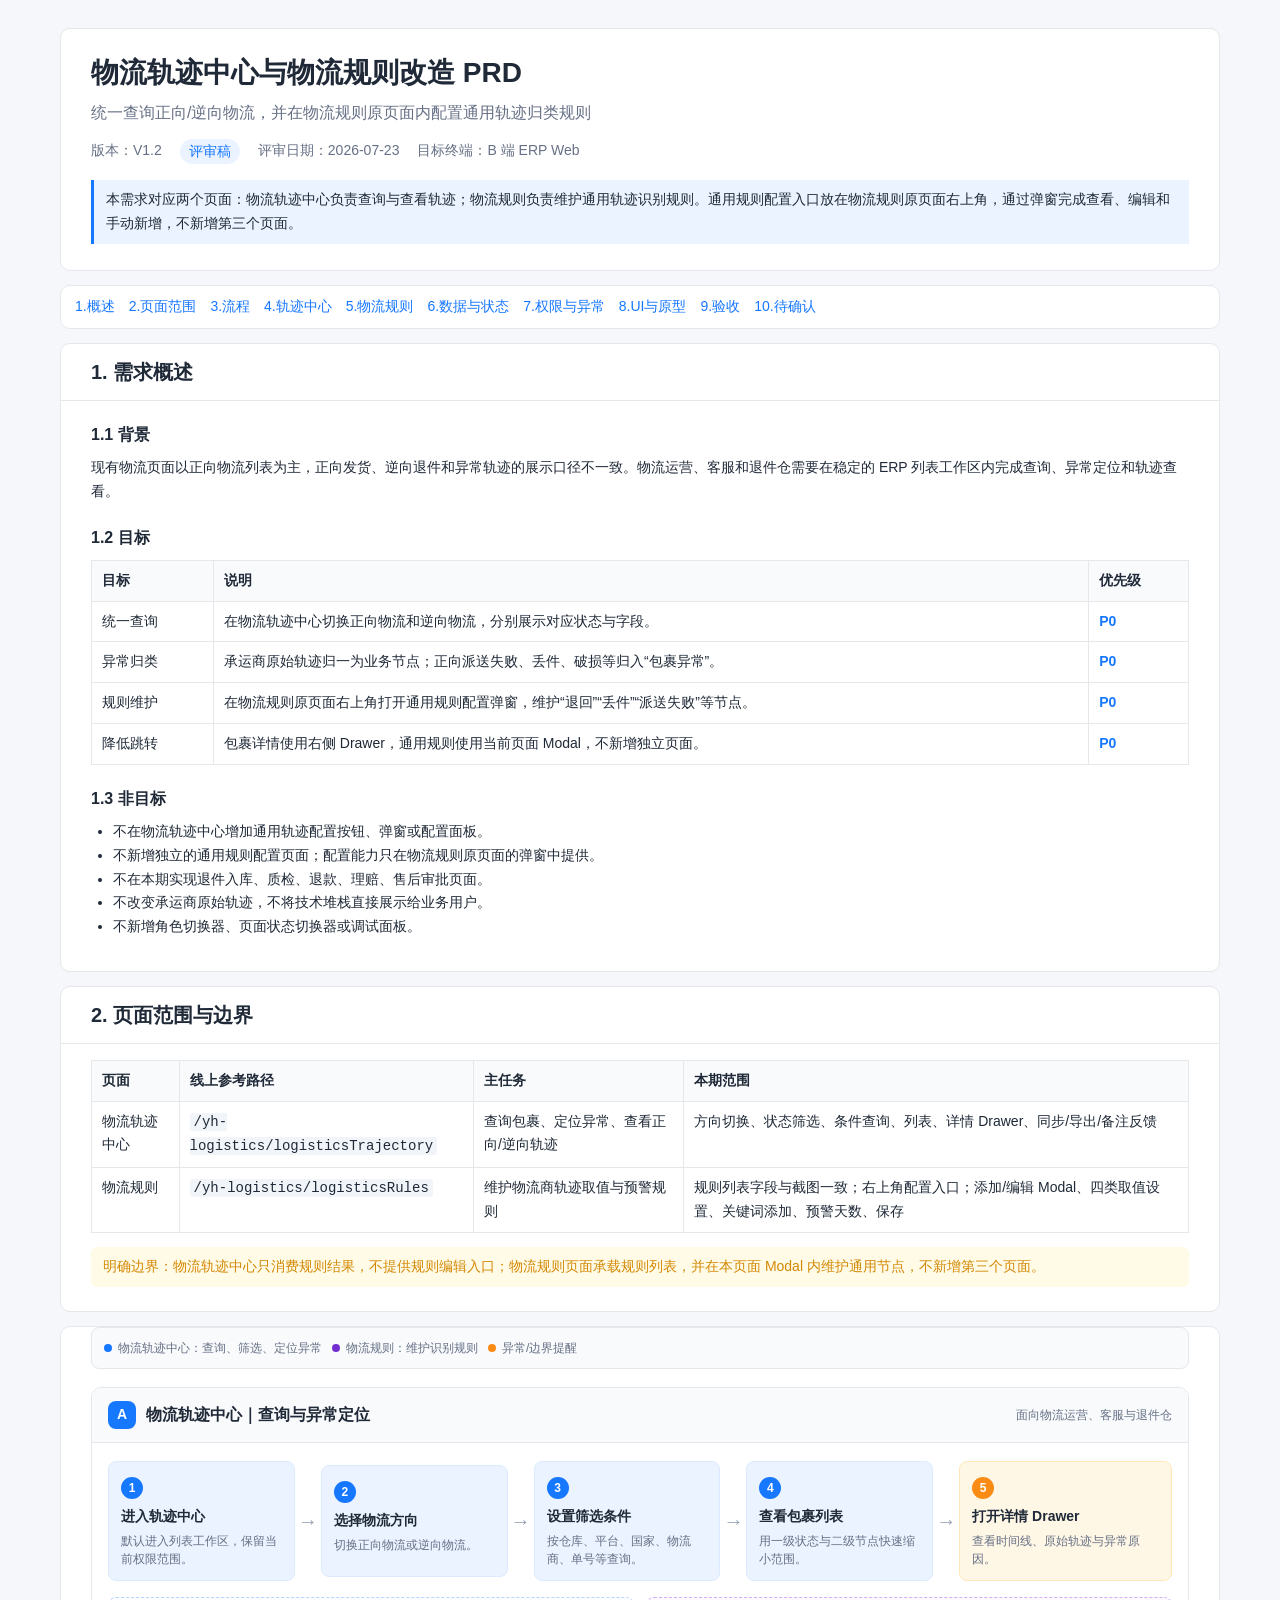
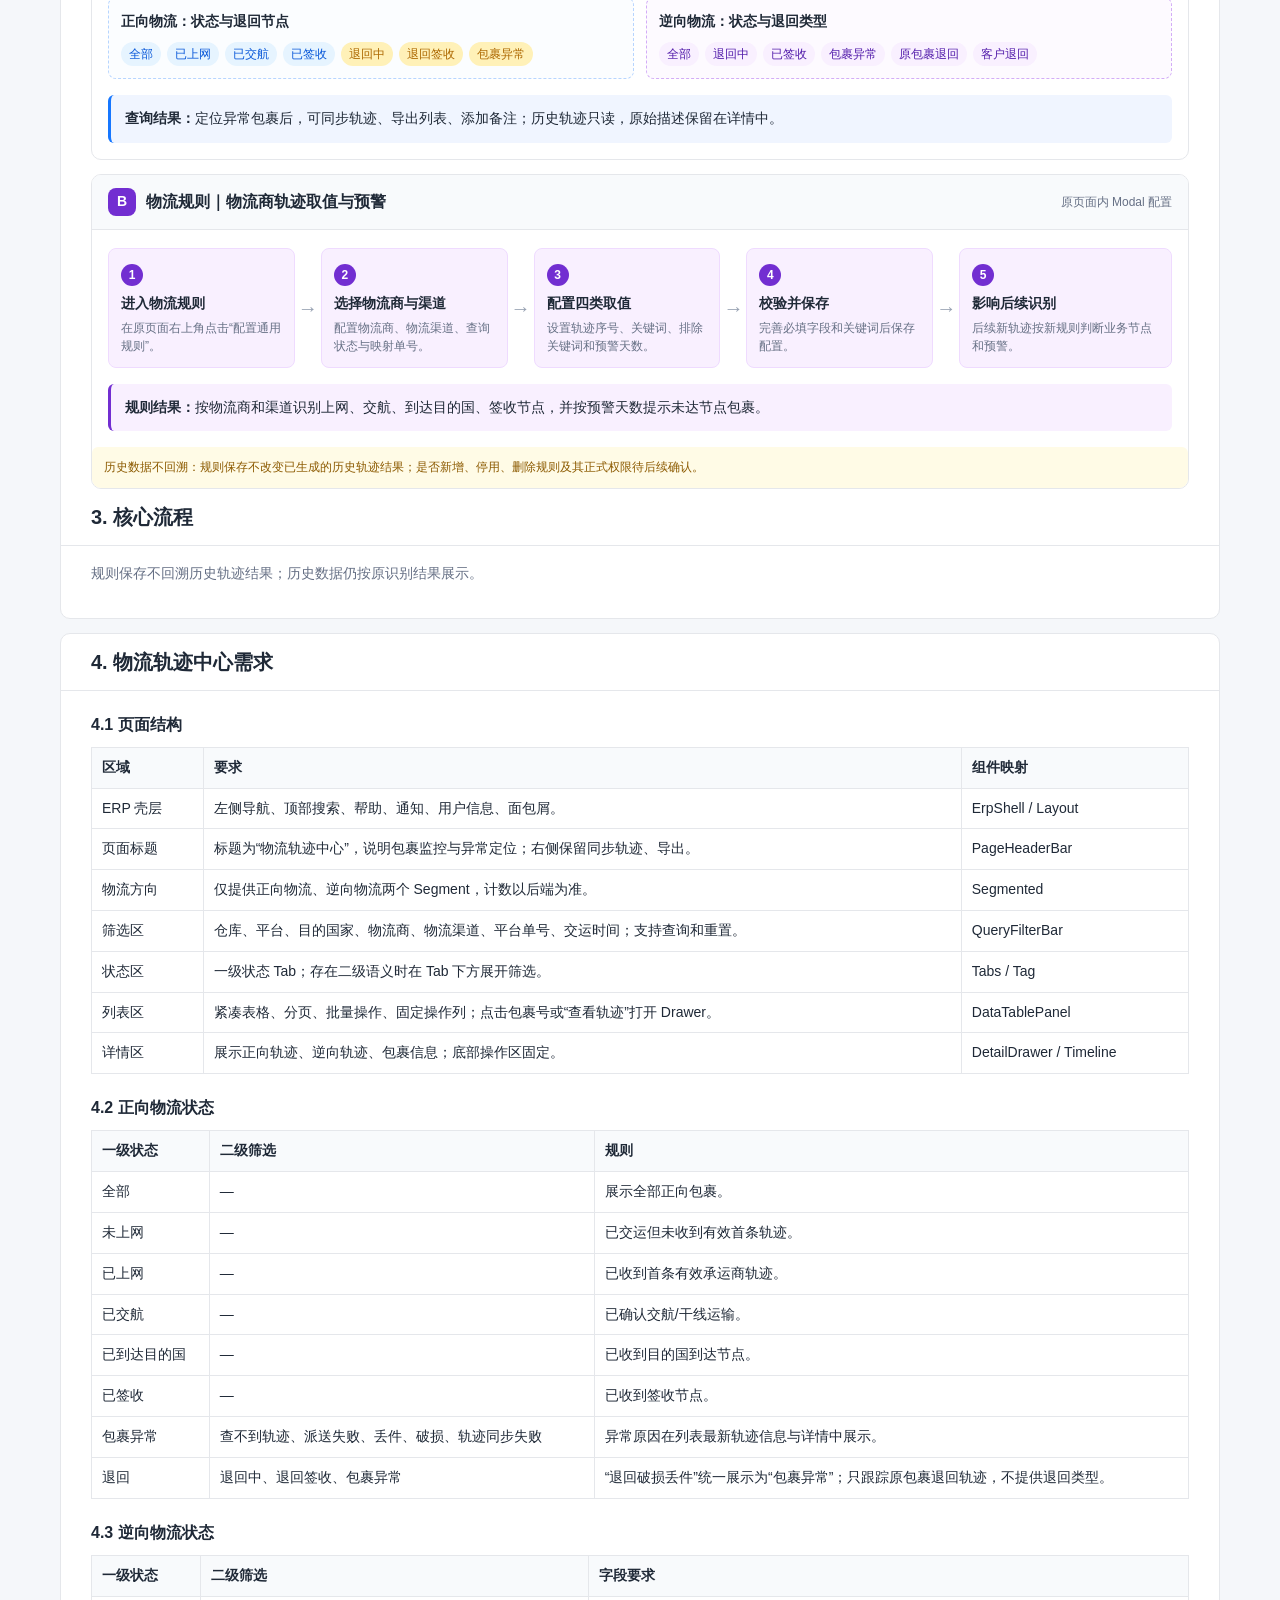
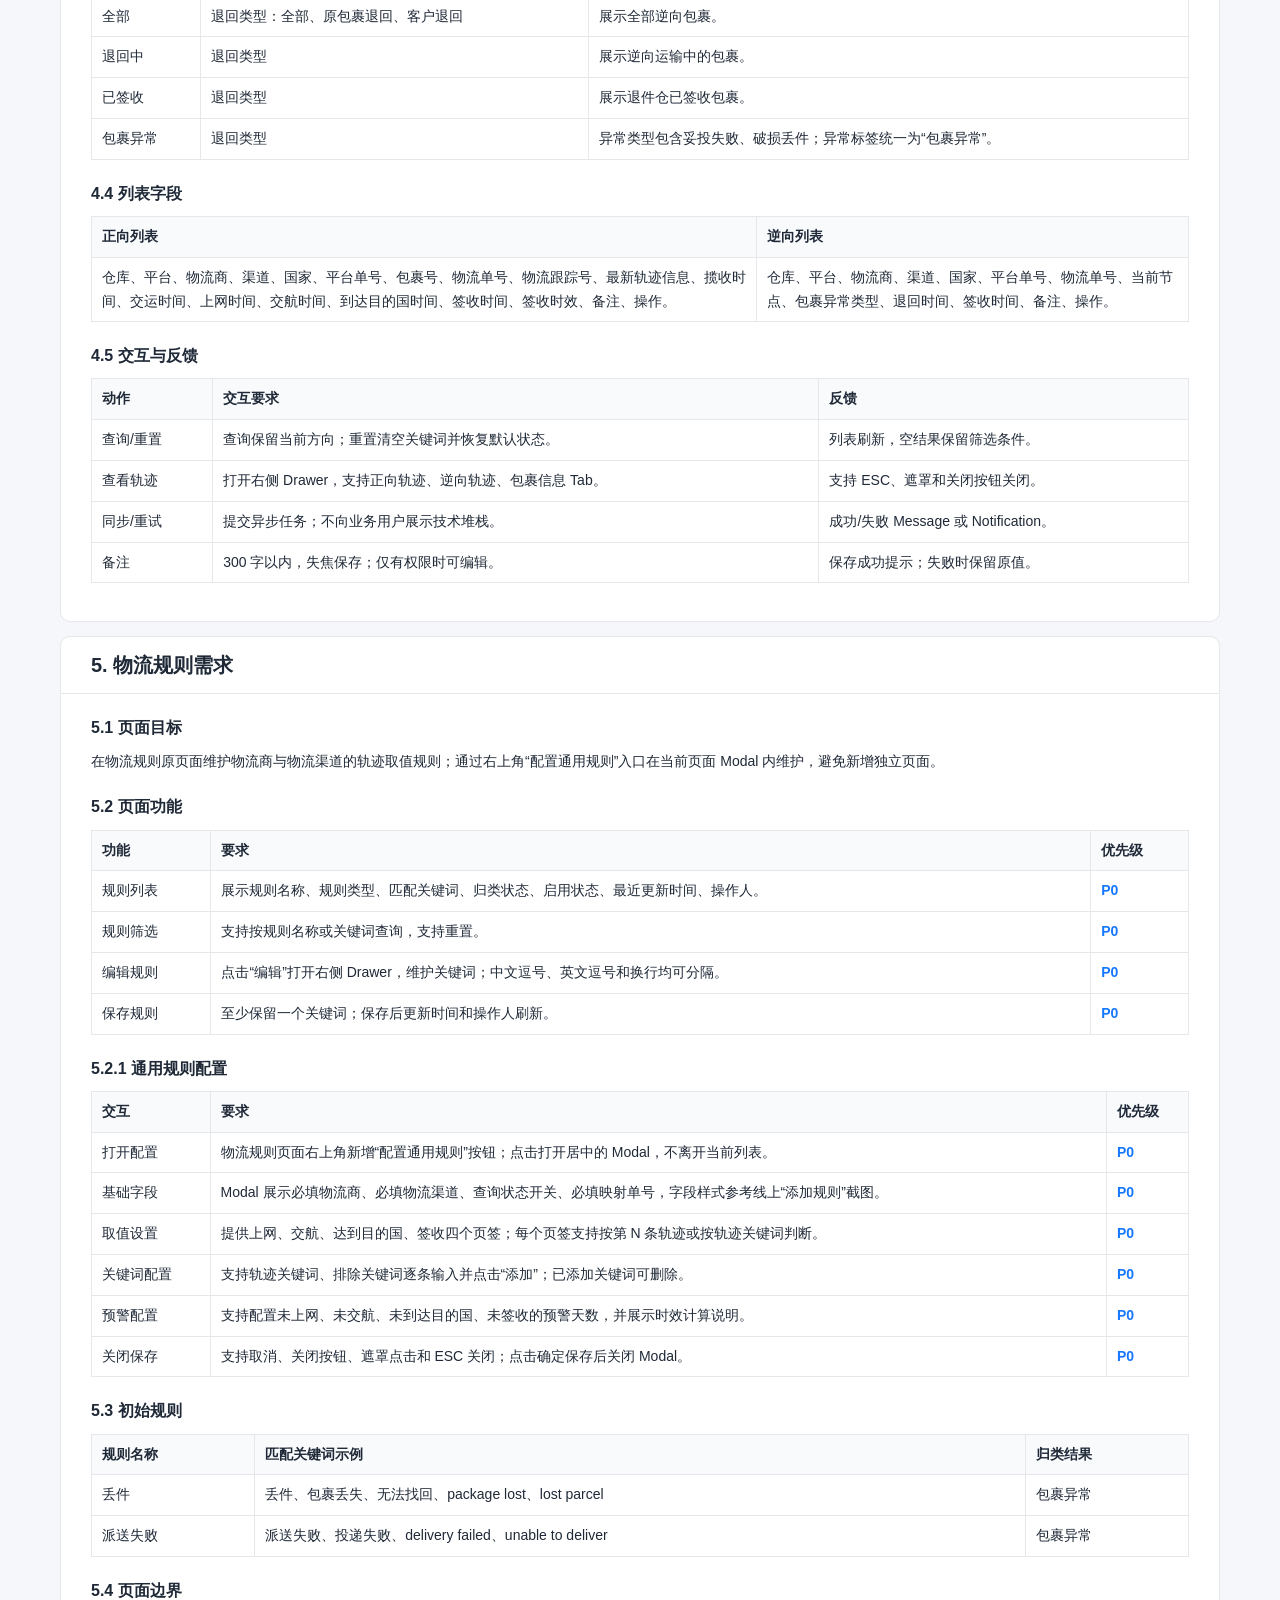
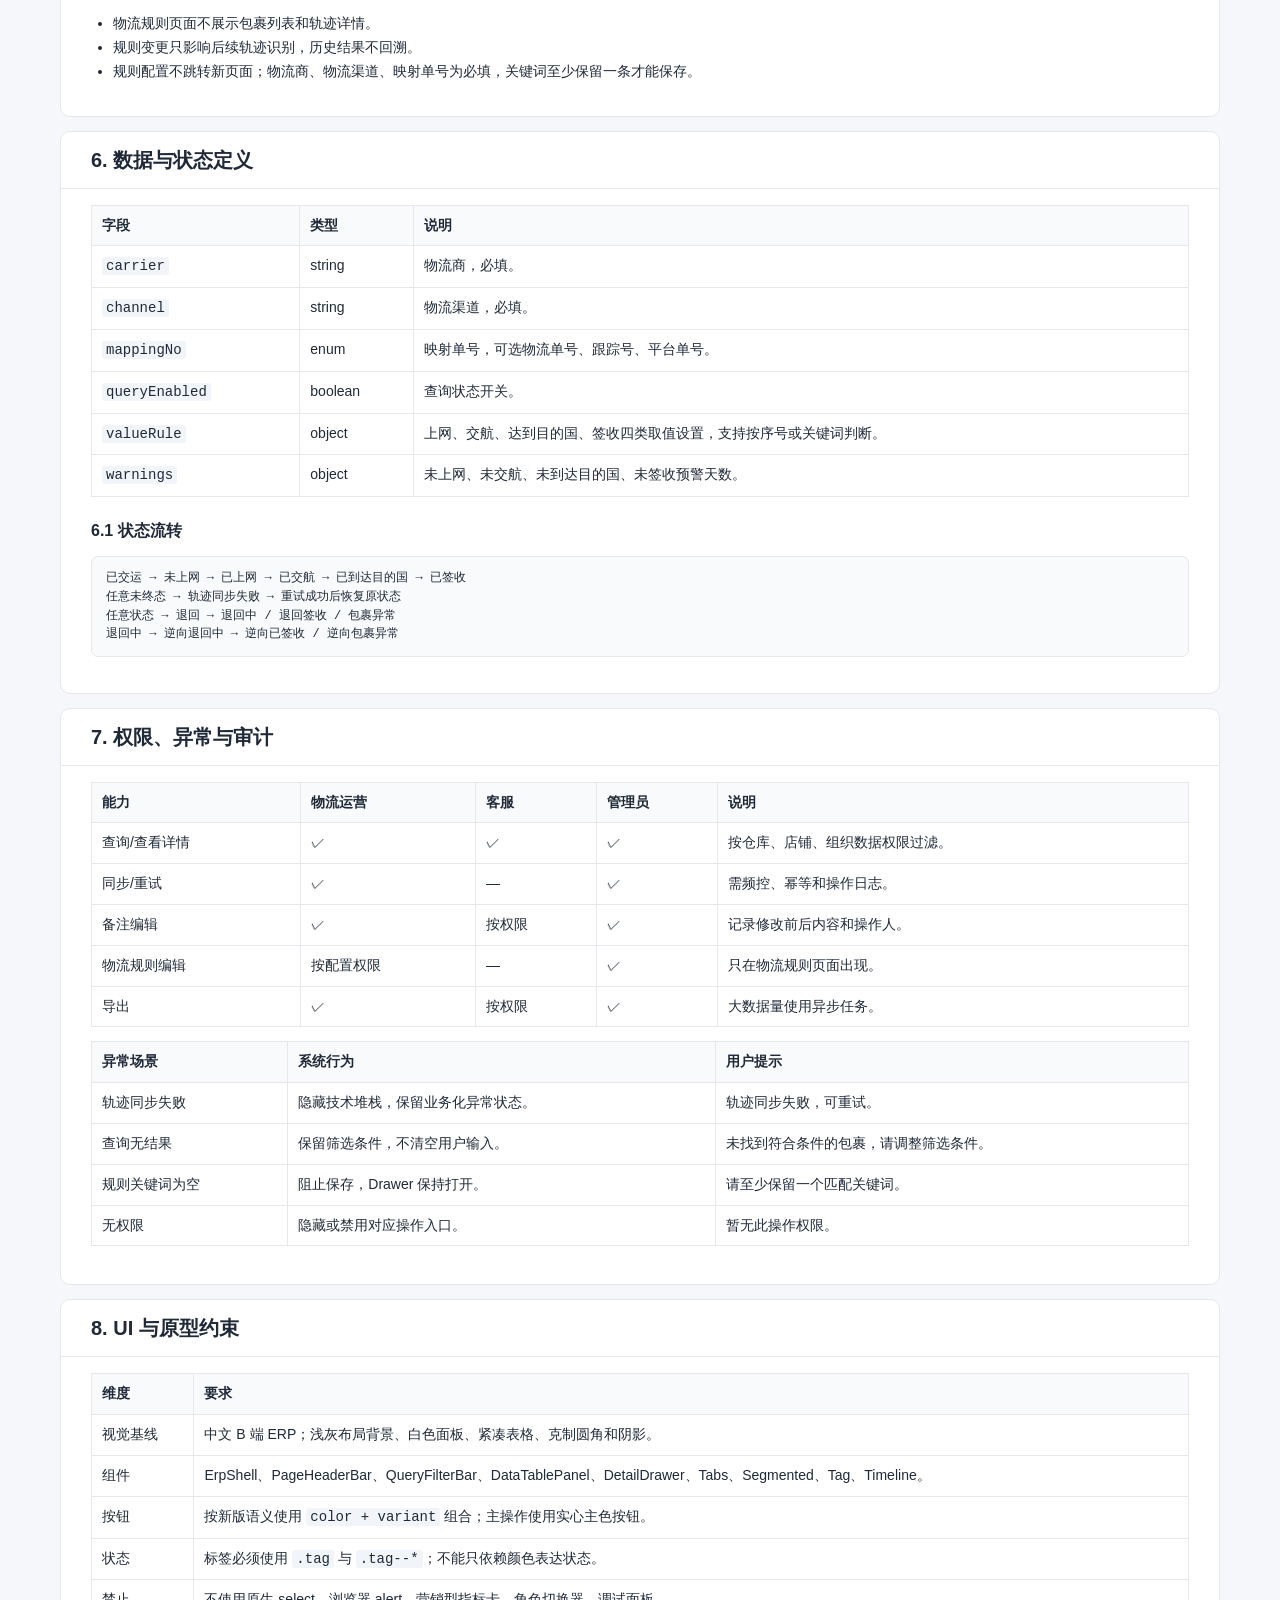
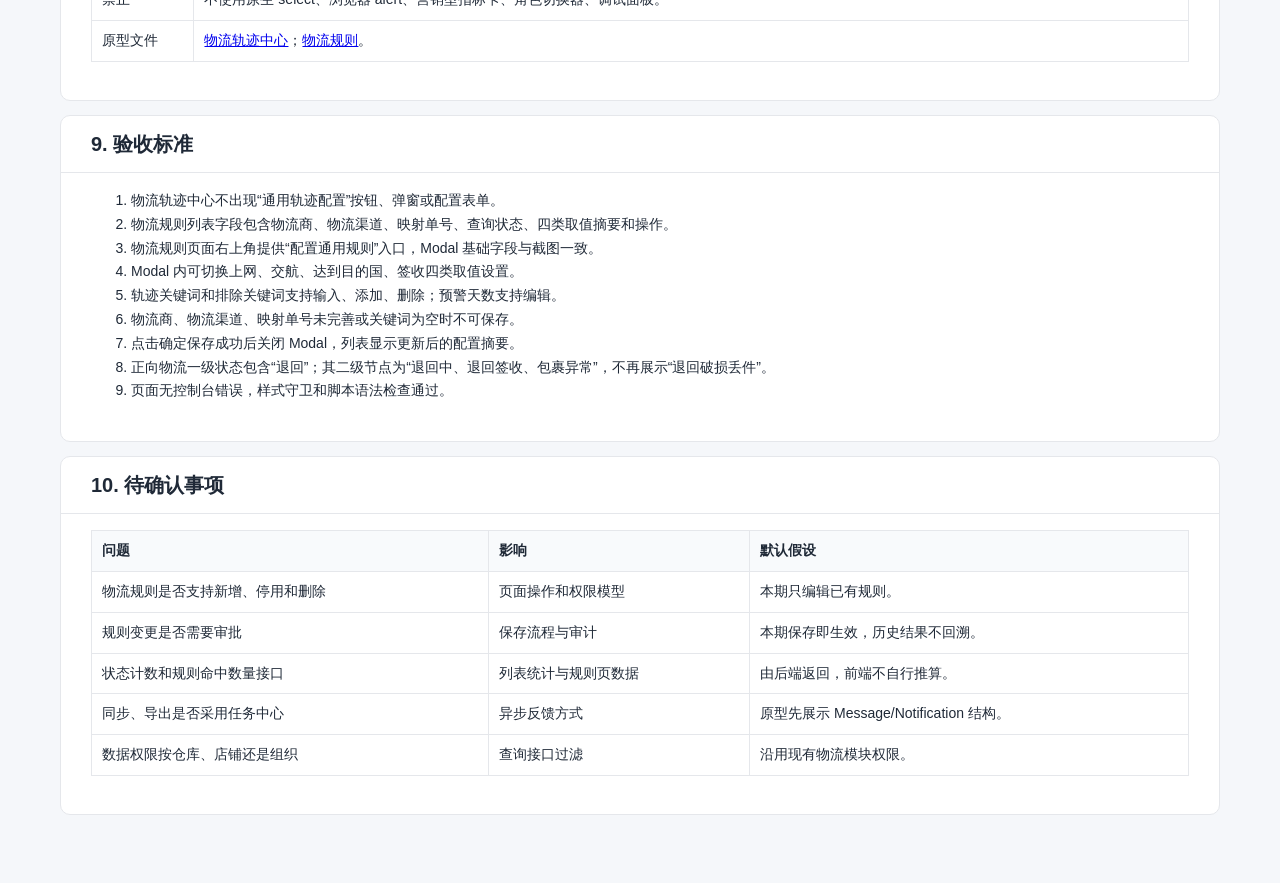
<file: intake/prd/logistics-tracking-center.html>
<!doctype html>
<html lang="zh-CN">
<head>
  <meta charset="utf-8">
  <meta name="viewport" content="width=device-width,initial-scale=1">
  <title>物流轨迹中心与通用规则配置改造 PRD</title>
  <style>
    :root{--ink:#1f2937;--muted:#667085;--line:#e5e7eb;--bg:#f5f7fa;--blue:#1677ff;--blue-bg:#eaf3ff;--warn:#d48806;--warn-bg:#fffbe6}*{box-sizing:border-box}body{margin:0;background:var(--bg);color:var(--ink);font:14px/1.7 -apple-system,BlinkMacSystemFont,"Segoe UI","PingFang SC","Microsoft YaHei",sans-serif}.page{max-width:1200px;margin:auto;padding:28px 20px 64px}.hero,nav,section{background:#fff;border:1px solid var(--line);border-radius:10px}.hero{padding:26px 30px;margin-bottom:14px}h1{margin:0;font-size:28px;line-height:1.3}h2{margin:0 -30px 16px;padding:14px 30px;border-bottom:1px solid var(--line);font-size:20px;line-height:1.4}h3{margin:20px 0 8px;font-size:16px}.subtitle{margin-top:8px;color:var(--muted);font-size:16px}.meta{display:flex;gap:18px;flex-wrap:wrap;margin-top:12px;color:var(--muted)}.badge{color:var(--blue);background:var(--blue-bg);border-radius:999px;padding:1px 9px}.notice{margin-top:16px;border-left:3px solid var(--blue);padding:8px 12px;background:var(--blue-bg)}nav{padding:9px 14px;margin-bottom:14px;position:sticky;top:8px;z-index:2}nav a{color:var(--blue);text-decoration:none;margin-right:14px;white-space:nowrap}section{padding:0 30px 24px;margin:14px 0}p{margin:8px 0}ul{margin:8px 0;padding-left:22px}table{width:100%;border-collapse:collapse;margin:9px 0 14px}th,td{border:1px solid var(--line);padding:8px 10px;text-align:left;vertical-align:top}th{background:#f8fafc;white-space:nowrap;font-weight:600}code{background:#f1f5f9;padding:1px 4px;border-radius:3px}pre{white-space:pre-wrap;overflow:auto;background:#f8fafc;border:1px solid var(--line);border-radius:7px;padding:12px 14px;font:12px/1.55 Consolas,monospace}.muted{color:var(--muted)}.priority{white-space:nowrap;color:var(--blue);font-weight:600}.warning{color:var(--warn);background:var(--warn-bg);padding:8px 12px;border-radius:6px}@media(max-width:760px){.page{padding:10px 8px 40px}.hero,section{padding-left:14px;padding-right:14px}h2{margin-left:-14px;margin-right:-14px;padding-left:14px}nav{position:static}table{display:block;overflow:auto;font-size:12px}}
  </style>
  <style>
    .flow-legacy{display:none}.flow-legend{display:flex;gap:10px;flex-wrap:wrap;margin:0 0 18px;padding:10px 12px;background:#f8fafc;border:1px solid var(--line);border-radius:8px;color:var(--muted);font-size:12px}.flow-legend__item{display:inline-flex;align-items:center;gap:6px}.flow-legend__dot{width:8px;height:8px;border-radius:50%;background:var(--blue)}.flow-legend__dot--purple{background:#722ed1}.flow-legend__dot--orange{background:#fa8c16}.flow-visual{display:grid;gap:14px}.flow-track{border:1px solid var(--line);border-radius:10px;background:#fff;overflow:hidden}.flow-track__head{display:flex;align-items:center;gap:10px;padding:13px 16px;background:#f8fafc;border-bottom:1px solid var(--line)}.flow-track__icon{display:grid;place-items:center;width:28px;height:28px;border-radius:8px;background:var(--blue);color:#fff;font-weight:700}.flow-track__icon--purple{background:#722ed1}.flow-track__title{font-size:16px;font-weight:700}.flow-track__desc{margin-left:auto;color:var(--muted);font-size:12px}.flow-steps{display:grid;grid-template-columns:repeat(5,minmax(0,1fr));gap:0;padding:18px 16px 16px}.flow-step-wrap{display:flex;align-items:center;min-width:0}.flow-step{position:relative;flex:1;min-height:112px;padding:14px 12px 12px;border:1px solid #dbeafe;border-radius:8px;background:var(--blue-bg)}.flow-step--purple{border-color:#efdbff;background:#f9f0ff}.flow-step--orange{border-color:#ffe7ba;background:#fff7e6}.flow-step__number{display:inline-grid;place-items:center;width:22px;height:22px;margin-bottom:8px;border-radius:50%;background:var(--blue);color:#fff;font-size:12px;font-weight:700}.flow-step--purple .flow-step__number{background:#722ed1}.flow-step--orange .flow-step__number{background:#fa8c16}.flow-step__title{display:block;font-weight:700;line-height:1.4}.flow-step__text{display:block;margin-top:5px;color:var(--muted);font-size:12px;line-height:1.5}.flow-arrow{flex:0 0 26px;color:#98a2b3;text-align:center;font-size:20px}.flow-branches{display:grid;grid-template-columns:1fr 1fr;gap:12px;padding:0 16px 16px}.flow-branch{padding:12px;border:1px dashed #b7d5ff;border-radius:8px;background:#fbfdff}.flow-branch--purple{border-color:#d3adf7;background:#fdfaff}.flow-branch__title{font-weight:700}.flow-chips{display:flex;gap:6px;flex-wrap:wrap;margin-top:8px}.flow-chip{padding:2px 8px;border-radius:999px;background:#e6f4ff;color:#0958d9;font-size:12px}.flow-chip--purple{background:#f9f0ff;color:#531dab}.flow-chip--orange{background:#fff1b8;color:#ad6800}.flow-result{margin:0 16px 16px;padding:12px 14px;border-left:3px solid var(--blue);border-radius:6px;background:#f0f5ff}.flow-result--purple{border-left-color:#722ed1;background:#f9f0ff}.flow-result strong{color:var(--ink)}.flow-note{margin-top:12px;padding:10px 12px;border-radius:6px;background:#fffbe6;color:#8c5a00;font-size:12px}@media(max-width:900px){.flow-steps{grid-template-columns:1fr}.flow-step-wrap{align-items:stretch}.flow-arrow{padding:4px 0;transform:rotate(90deg)}.flow-branches{grid-template-columns:1fr}.flow-track__desc{display:none}}
  </style>
</head>
<body>
<main class="page">
  <header class="hero">
    <h1>物流轨迹中心与物流规则改造 PRD</h1>
    <div class="subtitle">统一查询正向/逆向物流，并在物流规则原页面内配置通用轨迹归类规则</div>
    <div class="meta"><span>版本：V1.2</span><span class="badge">评审稿</span><span>评审日期：2026-07-23</span><span>目标终端：B 端 ERP Web</span></div>
    <div class="notice">本需求对应两个页面：物流轨迹中心负责查询与查看轨迹；物流规则负责维护通用轨迹识别规则。通用规则配置入口放在物流规则原页面右上角，通过弹窗完成查看、编辑和手动新增，不新增第三个页面。</div>
  </header>

  <nav>
    <a href="#overview">1.概述</a><a href="#scope">2.页面范围</a><a href="#flow">3.流程</a><a href="#center">4.轨迹中心</a><a href="#rules">5.物流规则</a><a href="#data">6.数据与状态</a><a href="#permission">7.权限与异常</a><a href="#ui">8.UI与原型</a><a href="#acceptance">9.验收</a><a href="#open">10.待确认</a>
  </nav>

  <section id="overview">
    <h2>1. 需求概述</h2>
    <h3>1.1 背景</h3>
    <p>现有物流页面以正向物流列表为主，正向发货、逆向退件和异常轨迹的展示口径不一致。物流运营、客服和退件仓需要在稳定的 ERP 列表工作区内完成查询、异常定位和轨迹查看。</p>
    <h3>1.2 目标</h3>
    <table><tr><th>目标</th><th>说明</th><th>优先级</th></tr><tr><td>统一查询</td><td>在物流轨迹中心切换正向物流和逆向物流，分别展示对应状态与字段。</td><td class="priority">P0</td></tr><tr><td>异常归类</td><td>承运商原始轨迹归一为业务节点；正向派送失败、丢件、破损等归入“包裹异常”。</td><td class="priority">P0</td></tr><tr><td>规则维护</td><td>在物流规则原页面右上角打开通用规则配置弹窗，维护“退回”“丢件”“派送失败”等节点。</td><td class="priority">P0</td></tr><tr><td>降低跳转</td><td>包裹详情使用右侧 Drawer，通用规则使用当前页面 Modal，不新增独立页面。</td><td class="priority">P0</td></tr></table>
    <h3>1.3 非目标</h3>
    <ul><li>不在物流轨迹中心增加通用轨迹配置按钮、弹窗或配置面板。</li><li>不新增独立的通用规则配置页面；配置能力只在物流规则原页面的弹窗中提供。</li><li>不在本期实现退件入库、质检、退款、理赔、售后审批页面。</li><li>不改变承运商原始轨迹，不将技术堆栈直接展示给业务用户。</li><li>不新增角色切换器、页面状态切换器或调试面板。</li></ul>
  </section>

  <section id="scope">
    <h2>2. 页面范围与边界</h2>
    <table><tr><th>页面</th><th>线上参考路径</th><th>主任务</th><th>本期范围</th></tr><tr><td>物流轨迹中心</td><td><code>/yh-logistics/logisticsTrajectory</code></td><td>查询包裹、定位异常、查看正向/逆向轨迹</td><td>方向切换、状态筛选、条件查询、列表、详情 Drawer、同步/导出/备注反馈</td></tr><tr><td>物流规则</td><td><code>/yh-logistics/logisticsRules</code></td><td>维护物流商轨迹取值与预警规则</td><td>规则列表字段与截图一致；右上角配置入口；添加/编辑 Modal、四类取值设置、关键词添加、预警天数、保存</td></tr></table>
    <div class="warning">明确边界：物流轨迹中心只消费规则结果，不提供规则编辑入口；物流规则页面承载规则列表，并在本页面 Modal 内维护通用节点，不新增第三个页面。</div>
  </section>

  <section id="flow">
    <div class="flow-legend"><span class="flow-legend__item"><i class="flow-legend__dot"></i>物流轨迹中心：查询、筛选、定位异常</span><span class="flow-legend__item"><i class="flow-legend__dot flow-legend__dot--purple"></i>物流规则：维护识别规则</span><span class="flow-legend__item"><i class="flow-legend__dot flow-legend__dot--orange"></i>异常/边界提醒</span></div>
    <div class="flow-visual" aria-label="物流轨迹中心与物流规则核心流程图">
      <article class="flow-track">
        <div class="flow-track__head"><span class="flow-track__icon">A</span><span class="flow-track__title">物流轨迹中心｜查询与异常定位</span><span class="flow-track__desc">面向物流运营、客服与退件仓</span></div>
        <div class="flow-steps">
          <div class="flow-step-wrap"><div class="flow-step"><span class="flow-step__number">1</span><strong class="flow-step__title">进入轨迹中心</strong><span class="flow-step__text">默认进入列表工作区，保留当前权限范围。</span></div><span class="flow-arrow">→</span></div>
          <div class="flow-step-wrap"><div class="flow-step"><span class="flow-step__number">2</span><strong class="flow-step__title">选择物流方向</strong><span class="flow-step__text">切换正向物流或逆向物流。</span></div><span class="flow-arrow">→</span></div>
          <div class="flow-step-wrap"><div class="flow-step"><span class="flow-step__number">3</span><strong class="flow-step__title">设置筛选条件</strong><span class="flow-step__text">按仓库、平台、国家、物流商、单号等查询。</span></div><span class="flow-arrow">→</span></div>
          <div class="flow-step-wrap"><div class="flow-step"><span class="flow-step__number">4</span><strong class="flow-step__title">查看包裹列表</strong><span class="flow-step__text">用一级状态与二级节点快速缩小范围。</span></div><span class="flow-arrow">→</span></div>
          <div class="flow-step-wrap"><div class="flow-step flow-step--orange"><span class="flow-step__number">5</span><strong class="flow-step__title">打开详情 Drawer</strong><span class="flow-step__text">查看时间线、原始轨迹与异常原因。</span></div></div>
        </div>
        <div class="flow-branches">
          <div class="flow-branch"><div class="flow-branch__title">正向物流：状态与退回节点</div><div class="flow-chips"><span class="flow-chip">全部</span><span class="flow-chip">已上网</span><span class="flow-chip">已交航</span><span class="flow-chip">已签收</span><span class="flow-chip flow-chip--orange">退回中</span><span class="flow-chip flow-chip--orange">退回签收</span><span class="flow-chip flow-chip--orange">包裹异常</span></div></div>
          <div class="flow-branch flow-branch--purple"><div class="flow-branch__title">逆向物流：状态与退回类型</div><div class="flow-chips"><span class="flow-chip flow-chip--purple">全部</span><span class="flow-chip flow-chip--purple">退回中</span><span class="flow-chip flow-chip--purple">已签收</span><span class="flow-chip flow-chip--purple">包裹异常</span><span class="flow-chip flow-chip--purple">原包裹退回</span><span class="flow-chip flow-chip--purple">客户退回</span></div></div>
        </div>
        <div class="flow-result"><strong>查询结果：</strong>定位异常包裹后，可同步轨迹、导出列表、添加备注；历史轨迹只读，原始描述保留在详情中。</div>
      </article>
      <article class="flow-track">
        <div class="flow-track__head"><span class="flow-track__icon flow-track__icon--purple">B</span><span class="flow-track__title">物流规则｜物流商轨迹取值与预警</span><span class="flow-track__desc">原页面内 Modal 配置</span></div>
        <div class="flow-steps">
          <div class="flow-step-wrap"><div class="flow-step flow-step--purple"><span class="flow-step__number">1</span><strong class="flow-step__title">进入物流规则</strong><span class="flow-step__text">在原页面右上角点击“配置通用规则”。</span></div><span class="flow-arrow">→</span></div>
          <div class="flow-step-wrap"><div class="flow-step flow-step--purple"><span class="flow-step__number">2</span><strong class="flow-step__title">选择物流商与渠道</strong><span class="flow-step__text">配置物流商、物流渠道、查询状态与映射单号。</span></div><span class="flow-arrow">→</span></div>
          <div class="flow-step-wrap"><div class="flow-step flow-step--purple"><span class="flow-step__number">3</span><strong class="flow-step__title">配置四类取值</strong><span class="flow-step__text">设置轨迹序号、关键词、排除关键词和预警天数。</span></div><span class="flow-arrow">→</span></div>
          <div class="flow-step-wrap"><div class="flow-step flow-step--purple"><span class="flow-step__number">4</span><strong class="flow-step__title">校验并保存</strong><span class="flow-step__text">完善必填字段和关键词后保存配置。</span></div><span class="flow-arrow">→</span></div>
          <div class="flow-step-wrap"><div class="flow-step flow-step--purple"><span class="flow-step__number">5</span><strong class="flow-step__title">影响后续识别</strong><span class="flow-step__text">后续新轨迹按新规则判断业务节点和预警。</span></div></div>
        </div>
        <div class="flow-result flow-result--purple"><strong>规则结果：</strong>按物流商和渠道识别上网、交航、到达目的国、签收节点，并按预警天数提示未达节点包裹。</div>
        <div class="flow-note">历史数据不回溯：规则保存不改变已生成的历史轨迹结果；是否新增、停用、删除规则及其正式权限待后续确认。</div>
      </article>
    </div>
    <h2>3. 核心流程</h2>
    <pre class="flow-legacy">flowchart LR
  A[进入物流轨迹中心] --> B{选择方向}
  B -->|正向| C[选择正向状态/二级筛选]
  B -->|逆向| D[选择逆向状态/退回类型]
  C --> E[设置查询条件]
  D --> E
  E --> F[查询包裹列表]
  F --> G[打开轨迹详情 Drawer]
  F --> H[同步/导出/备注]
  I[进入物流规则原页面] --> J[点击配置通用规则]
  J --> K[Modal 编辑/手动添加节点]
  K --> L[保存规则]
  L --> M[影响后续轨迹识别]</pre>
    <p class="muted">规则保存不回溯历史轨迹结果；历史数据仍按原识别结果展示。</p>
  </section>

  <section id="center">
    <h2>4. 物流轨迹中心需求</h2>
    <h3>4.1 页面结构</h3>
    <table><tr><th>区域</th><th>要求</th><th>组件映射</th></tr><tr><td>ERP 壳层</td><td>左侧导航、顶部搜索、帮助、通知、用户信息、面包屑。</td><td>ErpShell / Layout</td></tr><tr><td>页面标题</td><td>标题为“物流轨迹中心”，说明包裹监控与异常定位；右侧保留同步轨迹、导出。</td><td>PageHeaderBar</td></tr><tr><td>物流方向</td><td>仅提供正向物流、逆向物流两个 Segment，计数以后端为准。</td><td>Segmented</td></tr><tr><td>筛选区</td><td>仓库、平台、目的国家、物流商、物流渠道、平台单号、交运时间；支持查询和重置。</td><td>QueryFilterBar</td></tr><tr><td>状态区</td><td>一级状态 Tab；存在二级语义时在 Tab 下方展开筛选。</td><td>Tabs / Tag</td></tr><tr><td>列表区</td><td>紧凑表格、分页、批量操作、固定操作列；点击包裹号或“查看轨迹”打开 Drawer。</td><td>DataTablePanel</td></tr><tr><td>详情区</td><td>展示正向轨迹、逆向轨迹、包裹信息；底部操作区固定。</td><td>DetailDrawer / Timeline</td></tr></table>
    <h3>4.2 正向物流状态</h3>
    <table><tr><th>一级状态</th><th>二级筛选</th><th>规则</th></tr><tr><td>全部</td><td>—</td><td>展示全部正向包裹。</td></tr><tr><td>未上网</td><td>—</td><td>已交运但未收到有效首条轨迹。</td></tr><tr><td>已上网</td><td>—</td><td>已收到首条有效承运商轨迹。</td></tr><tr><td>已交航</td><td>—</td><td>已确认交航/干线运输。</td></tr><tr><td>已到达目的国</td><td>—</td><td>已收到目的国到达节点。</td></tr><tr><td>已签收</td><td>—</td><td>已收到签收节点。</td></tr><tr><td>包裹异常</td><td>查不到轨迹、派送失败、丢件、破损、轨迹同步失败</td><td>异常原因在列表最新轨迹信息与详情中展示。</td></tr><tr><td>退回</td><td>退回中、退回签收、包裹异常</td><td>“退回破损丢件”统一展示为“包裹异常”；只跟踪原包裹退回轨迹，不提供退回类型。</td></tr></table>
    <h3>4.3 逆向物流状态</h3>
    <table><tr><th>一级状态</th><th>二级筛选</th><th>字段要求</th></tr><tr><td>全部</td><td>退回类型：全部、原包裹退回、客户退回</td><td>展示全部逆向包裹。</td></tr><tr><td>退回中</td><td>退回类型</td><td>展示逆向运输中的包裹。</td></tr><tr><td>已签收</td><td>退回类型</td><td>展示退件仓已签收包裹。</td></tr><tr><td>包裹异常</td><td>退回类型</td><td>异常类型包含妥投失败、破损丢件；异常标签统一为“包裹异常”。</td></tr></table>
    <h3>4.4 列表字段</h3>
    <table><tr><th>正向列表</th><th>逆向列表</th></tr><tr><td>仓库、平台、物流商、渠道、国家、平台单号、包裹号、物流单号、物流跟踪号、最新轨迹信息、揽收时间、交运时间、上网时间、交航时间、到达目的国时间、签收时间、签收时效、备注、操作。</td><td>仓库、平台、物流商、渠道、国家、平台单号、物流单号、当前节点、包裹异常类型、退回时间、签收时间、备注、操作。</td></tr></table>
    <h3>4.5 交互与反馈</h3>
    <table><tr><th>动作</th><th>交互要求</th><th>反馈</th></tr><tr><td>查询/重置</td><td>查询保留当前方向；重置清空关键词并恢复默认状态。</td><td>列表刷新，空结果保留筛选条件。</td></tr><tr><td>查看轨迹</td><td>打开右侧 Drawer，支持正向轨迹、逆向轨迹、包裹信息 Tab。</td><td>支持 ESC、遮罩和关闭按钮关闭。</td></tr><tr><td>同步/重试</td><td>提交异步任务；不向业务用户展示技术堆栈。</td><td>成功/失败 Message 或 Notification。</td></tr><tr><td>备注</td><td>300 字以内，失焦保存；仅有权限时可编辑。</td><td>保存成功提示；失败时保留原值。</td></tr></table>
  </section>

  <section id="rules">
    <h2>5. 物流规则需求</h2>
    <h3>5.1 页面目标</h3>
    <p>在物流规则原页面维护物流商与物流渠道的轨迹取值规则；通过右上角“配置通用规则”入口在当前页面 Modal 内维护，避免新增独立页面。</p>
    <h3>5.2 页面功能</h3>
    <table><tr><th>功能</th><th>要求</th><th>优先级</th></tr><tr><td>规则列表</td><td>展示规则名称、规则类型、匹配关键词、归类状态、启用状态、最近更新时间、操作人。</td><td class="priority">P0</td></tr><tr><td>规则筛选</td><td>支持按规则名称或关键词查询，支持重置。</td><td class="priority">P0</td></tr><tr><td>编辑规则</td><td>点击“编辑”打开右侧 Drawer，维护关键词；中文逗号、英文逗号和换行均可分隔。</td><td class="priority">P0</td></tr><tr><td>保存规则</td><td>至少保留一个关键词；保存后更新时间和操作人刷新。</td><td class="priority">P0</td></tr></table>
    <h3>5.2.1 通用规则配置</h3>
    <table><tr><th>交互</th><th>要求</th><th>优先级</th></tr><tr><td>打开配置</td><td>物流规则页面右上角新增“配置通用规则”按钮；点击打开居中的 Modal，不离开当前列表。</td><td class="priority">P0</td></tr><tr><td>基础字段</td><td>Modal 展示必填物流商、必填物流渠道、查询状态开关、必填映射单号，字段样式参考线上“添加规则”截图。</td><td class="priority">P0</td></tr><tr><td>取值设置</td><td>提供上网、交航、达到目的国、签收四个页签；每个页签支持按第 N 条轨迹或按轨迹关键词判断。</td><td class="priority">P0</td></tr><tr><td>关键词配置</td><td>支持轨迹关键词、排除关键词逐条输入并点击“添加”；已添加关键词可删除。</td><td class="priority">P0</td></tr><tr><td>预警配置</td><td>支持配置未上网、未交航、未到达目的国、未签收的预警天数，并展示时效计算说明。</td><td class="priority">P0</td></tr><tr><td>关闭保存</td><td>支持取消、关闭按钮、遮罩点击和 ESC 关闭；点击确定保存后关闭 Modal。</td><td class="priority">P0</td></tr></table>
    <h3>5.3 初始规则</h3>
    <table><tr><th>规则名称</th><th>匹配关键词示例</th><th>归类结果</th></tr><tr><td>丢件</td><td>丢件、包裹丢失、无法找回、package lost、lost parcel</td><td>包裹异常</td></tr><tr><td>派送失败</td><td>派送失败、投递失败、delivery failed、unable to deliver</td><td>包裹异常</td></tr></table>
    <h3>5.4 页面边界</h3>
    <ul><li>物流规则页面不展示包裹列表和轨迹详情。</li><li>规则变更只影响后续轨迹识别，历史结果不回溯。</li><li>规则配置不跳转新页面；物流商、物流渠道、映射单号为必填，关键词至少保留一条才能保存。</li></ul>
  </section>

  <section id="data">
    <h2>6. 数据与状态定义</h2>
    <table><tr><th>字段</th><th>类型</th><th>说明</th></tr><tr><td><code>carrier</code></td><td>string</td><td>物流商，必填。</td></tr><tr><td><code>channel</code></td><td>string</td><td>物流渠道，必填。</td></tr><tr><td><code>mappingNo</code></td><td>enum</td><td>映射单号，可选物流单号、跟踪号、平台单号。</td></tr><tr><td><code>queryEnabled</code></td><td>boolean</td><td>查询状态开关。</td></tr><tr><td><code>valueRule</code></td><td>object</td><td>上网、交航、达到目的国、签收四类取值设置，支持按序号或关键词判断。</td></tr><tr><td><code>warnings</code></td><td>object</td><td>未上网、未交航、未到达目的国、未签收预警天数。</td></tr></table>
    <h3>6.1 状态流转</h3>
    <pre>已交运 → 未上网 → 已上网 → 已交航 → 已到达目的国 → 已签收
任意未终态 → 轨迹同步失败 → 重试成功后恢复原状态
任意状态 → 退回 → 退回中 / 退回签收 / 包裹异常
退回中 → 逆向退回中 → 逆向已签收 / 逆向包裹异常</pre>
  </section>

  <section id="permission">
    <h2>7. 权限、异常与审计</h2>
    <table><tr><th>能力</th><th>物流运营</th><th>客服</th><th>管理员</th><th>说明</th></tr><tr><td>查询/查看详情</td><td>✓</td><td>✓</td><td>✓</td><td>按仓库、店铺、组织数据权限过滤。</td></tr><tr><td>同步/重试</td><td>✓</td><td>—</td><td>✓</td><td>需频控、幂等和操作日志。</td></tr><tr><td>备注编辑</td><td>✓</td><td>按权限</td><td>✓</td><td>记录修改前后内容和操作人。</td></tr><tr><td>物流规则编辑</td><td>按配置权限</td><td>—</td><td>✓</td><td>只在物流规则页面出现。</td></tr><tr><td>导出</td><td>✓</td><td>按权限</td><td>✓</td><td>大数据量使用异步任务。</td></tr></table>
    <table><tr><th>异常场景</th><th>系统行为</th><th>用户提示</th></tr><tr><td>轨迹同步失败</td><td>隐藏技术堆栈，保留业务化异常状态。</td><td>轨迹同步失败，可重试。</td></tr><tr><td>查询无结果</td><td>保留筛选条件，不清空用户输入。</td><td>未找到符合条件的包裹，请调整筛选条件。</td></tr><tr><td>规则关键词为空</td><td>阻止保存，Drawer 保持打开。</td><td>请至少保留一个匹配关键词。</td></tr><tr><td>无权限</td><td>隐藏或禁用对应操作入口。</td><td>暂无此操作权限。</td></tr></table>
  </section>

  <section id="ui">
    <h2>8. UI 与原型约束</h2>
    <table><tr><th>维度</th><th>要求</th></tr><tr><td>视觉基线</td><td>中文 B 端 ERP；浅灰布局背景、白色面板、紧凑表格、克制圆角和阴影。</td></tr><tr><td>组件</td><td>ErpShell、PageHeaderBar、QueryFilterBar、DataTablePanel、DetailDrawer、Tabs、Segmented、Tag、Timeline。</td></tr><tr><td>按钮</td><td>按新版语义使用 <code>color + variant</code> 组合；主操作使用实心主色按钮。</td></tr><tr><td>状态</td><td>标签必须使用 <code>.tag</code> 与 <code>.tag--*</code>；不能只依赖颜色表达状态。</td></tr><tr><td>禁止</td><td>不使用原生 select、浏览器 alert、营销型指标卡、角色切换器、调试面板。</td></tr><tr><td>原型文件</td><td><a href="../../prototype/logistics-tracking-center/index.html">物流轨迹中心</a>；<a href="../../prototype/logistics-rules/index.html">物流规则</a>。</td></tr></table>
  </section>

  <section id="acceptance">
    <h2>9. 验收标准</h2>
    <ol><li>物流轨迹中心不出现“通用轨迹配置”按钮、弹窗或配置表单。</li><li>物流规则列表字段包含物流商、物流渠道、映射单号、查询状态、四类取值摘要和操作。</li><li>物流规则页面右上角提供“配置通用规则”入口，Modal 基础字段与截图一致。</li><li>Modal 内可切换上网、交航、达到目的国、签收四类取值设置。</li><li>轨迹关键词和排除关键词支持输入、添加、删除；预警天数支持编辑。</li><li>物流商、物流渠道、映射单号未完善或关键词为空时不可保存。</li><li>点击确定保存成功后关闭 Modal，列表显示更新后的配置摘要。</li><li>正向物流一级状态包含“退回”；其二级节点为“退回中、退回签收、包裹异常”，不再展示“退回破损丢件”。</li><li>页面无控制台错误，样式守卫和脚本语法检查通过。</li></ol>
  </section>

  <section id="open">
    <h2>10. 待确认事项</h2>
    <table><tr><th>问题</th><th>影响</th><th>默认假设</th></tr><tr><td>物流规则是否支持新增、停用和删除</td><td>页面操作和权限模型</td><td>本期只编辑已有规则。</td></tr><tr><td>规则变更是否需要审批</td><td>保存流程与审计</td><td>本期保存即生效，历史结果不回溯。</td></tr><tr><td>状态计数和规则命中数量接口</td><td>列表统计与规则页数据</td><td>由后端返回，前端不自行推算。</td></tr><tr><td>同步、导出是否采用任务中心</td><td>异步反馈方式</td><td>原型先展示 Message/Notification 结构。</td></tr><tr><td>数据权限按仓库、店铺还是组织</td><td>查询接口过滤</td><td>沿用现有物流模块权限。</td></tr></table>
  </section>
</main>
</body>
</html>
</file>
<file: tokens.css>
:root {
  --color-primary-1: #e6f4ff;
  --color-primary-3: #91caff;
  --color-primary-6: #1677ff;
  --color-primary-7: #0958d9;
  --color-primary-bg: var(--color-primary-1);
  --color-success: #52c41a;
  --color-success-bg: #f6ffed;
  --color-success-border: #b7eb8f;
  --color-warning: #faad14;
  --color-warning-bg: #fffbe6;
  --color-warning-border: #ffe58f;
  --color-error: #ff4d4f;
  --color-error-bg: #fff2f0;
  --color-error-border: #ffccc7;
  --color-text: rgba(0, 0, 0, 0.88);
  --color-text-secondary: rgba(0, 0, 0, 0.65);
  --color-text-tertiary: rgba(0, 0, 0, 0.45);
  --color-text-disabled: rgba(0, 0, 0, 0.25);
  --color-text-on-primary: #fff;
  --color-bg-layout: #f5f7fa;
  --color-bg-container: #fff;
  --color-bg-elevated: #fff;
  --color-bg-spotlight: #fafafa;
  --color-bg-disabled: rgba(0, 0, 0, 0.04);
  --color-bg-mask: rgba(0, 0, 0, 0.45);
  --color-border: #d9d9d9;
  --color-border-secondary: #f0f0f0;
  --font-family: -apple-system, BlinkMacSystemFont, "Segoe UI", "PingFang SC", "Microsoft YaHei", Arial, sans-serif;
  --font-size-xs: 12px;
  --font-size-sm: 13px;
  --font-size: 14px;
  --font-size-lg: 16px;
  --font-size-xl: 18px;
  --font-size-2xl: 20px;
  --font-weight-regular: 400;
  --font-weight-medium: 500;
  --font-weight-semibold: 600;
  --line-height-base: 1.5715;
  --space-1: 4px;
  --space-2: 8px;
  --space-3: 12px;
  --space-4: 16px;
  --space-5: 20px;
  --space-6: 24px;
  --space-8: 32px;
  --radius-sm: 4px;
  --radius: 6px;
  --radius-lg: 8px;
  --radius-pill: 999px;
  --shadow-1: 0 1px 2px 0 rgba(0, 0, 0, 0.03), 0 1px 6px -1px rgba(0, 0, 0, 0.02);
  --shadow-2: 0 6px 16px 0 rgba(0, 0, 0, 0.08), 0 3px 6px -4px rgba(0, 0, 0, 0.12);
  --layout-sider-width: 200px;
  --layout-sider-collapsed-width: 64px;
  --layout-header-height: 56px;
  --layout-breadcrumb-height: 40px;
  --layout-page-padding: 24px;
  --control-height-sm: 24px;
  --control-height: 32px;
  --control-height-lg: 40px;
  --motion: 200ms cubic-bezier(0.4, 0, 0.2, 1);
  --z-drawer: 900;
  --z-tooltip: 1200;
}

body {
  margin: 0;
  font-family: var(--font-family);
  font-size: var(--font-size);
  line-height: var(--line-height-base);
  color: var(--color-text);
  background: var(--color-bg-layout);
}

* { box-sizing: border-box; }

.surface-panel {
  background: var(--color-bg-container);
  border: 1px solid var(--color-border-secondary);
  border-radius: var(--radius-lg);
  box-shadow: var(--shadow-1);
}

.tag {
  display: inline-flex;
  align-items: center;
  height: 22px;
  padding: 0 8px;
  border-radius: var(--radius-sm);
  font-size: var(--font-size-xs);
  border: 1px solid transparent;
}
.tag--default { background: var(--color-bg-spotlight); color: var(--color-text); border-color: var(--color-border-secondary); }
.tag--processing { background: var(--color-primary-bg); color: var(--color-primary-7); border-color: var(--color-primary-3); }
.tag--success { background: var(--color-success-bg); color: var(--color-success); border-color: var(--color-success-border); }
.tag--warning { background: var(--color-warning-bg); color: var(--color-warning); border-color: var(--color-warning-border); }
.tag--error { background: var(--color-error-bg); color: var(--color-error); border-color: var(--color-error-border); }

.btn {
  display: inline-flex;
  align-items: center;
  justify-content: center;
  gap: var(--space-2);
  height: var(--control-height);
  padding: 0 var(--space-4);
  border-radius: var(--radius);
  border: 1px solid var(--color-border);
  background: var(--color-bg-container);
  color: var(--color-text);
  font-size: var(--font-size);
  cursor: pointer;
  transition: all var(--motion);
}
.btn--primary { background: var(--color-primary-6); color: #fff; border-color: var(--color-primary-6); }
.btn--danger { background: var(--color-error); color: #fff; border-color: var(--color-error); }
.btn--text { border-color: transparent; background: transparent; }
.btn--sm { height: var(--control-height-sm); padding: 0 var(--space-3); font-size: var(--font-size-sm); }
.btn--outlined.btn--color-primary { background: var(--color-bg-container); color: var(--color-primary-6); border-color: var(--color-primary-6); }
.btn--outlined:hover { background: var(--color-bg-spotlight); }

.input, .select {
  height: var(--control-height);
  padding: 0 var(--space-3);
  border: 1px solid var(--color-border);
  border-radius: var(--radius);
  background: var(--color-bg-container);
  color: var(--color-text);
  font-size: var(--font-size);
  outline: none;
}
.input::placeholder { color: var(--color-text-tertiary); }
.link { color: var(--color-primary-6); text-decoration: none; }
</file>
<file: styles.css>
/* 物流轨迹中心：页面级样式，基础 token 与组件语义来自 ui-library/tokens.css */

body { min-width: 1180px; }
a { color: inherit; }

.c-shell { display: grid; grid-template-columns: var(--layout-sider-width) 1fr; grid-template-rows: var(--layout-header-height) var(--layout-breadcrumb-height) 1fr; grid-template-areas: "sider header" "sider crumb" "sider content"; min-height: 100vh; }
.c-shell[data-collapsed="true"] { grid-template-columns: var(--layout-sider-collapsed-width) 1fr; }
.c-shell__sider { grid-area: sider; background: #001529; color: rgba(255,255,255,.85); display: flex; flex-direction: column; overflow: hidden; }
.c-shell__brand { height: var(--layout-header-height); display: flex; align-items: center; gap: var(--space-3); padding: 0 var(--space-4); color: #fff; font-weight: var(--font-weight-semibold); font-size: var(--font-size-lg); border-bottom: 1px solid rgba(255,255,255,.08); white-space: nowrap; overflow: hidden; }
.c-shell__brand-logo { width: 28px; height: 28px; border-radius: var(--radius-sm); background: var(--color-primary-6); display: inline-flex; align-items: center; justify-content: center; color: #fff; flex-shrink: 0; }
.c-shell__menu { list-style: none; margin: 0; padding: var(--space-2) 0; overflow-y: auto; }
.c-shell__menu-group { padding: var(--space-3) var(--space-4) var(--space-1); font-size: var(--font-size-xs); color: rgba(255,255,255,.45); letter-spacing: .5px; white-space: nowrap; }
.c-shell__menu-item { display: flex; align-items: center; gap: var(--space-3); height: var(--control-height-lg); padding: 0 var(--space-4); color: rgba(255,255,255,.75); cursor: pointer; transition: background var(--motion), color var(--motion); white-space: nowrap; }
.c-shell__menu-item:hover { color: #fff; background: rgba(255,255,255,.06); }
.c-shell__menu-item--active { color: #fff; background: var(--color-primary-6); }
.c-shell__menu-icon { width: 18px; flex-shrink: 0; display: inline-flex; justify-content: center; }
.c-shell__header { grid-area: header; background: var(--color-bg-container); border-bottom: 1px solid var(--color-border-secondary); display: flex; align-items: center; padding: 0 var(--space-6); gap: var(--space-3); }
.c-shell__collapse-btn, .c-shell__icon-btn { width: 32px; height: 32px; display: inline-flex; align-items: center; justify-content: center; border-radius: var(--radius-sm); cursor: pointer; color: var(--color-text-secondary); }
.c-shell__collapse-btn:hover, .c-shell__icon-btn:hover { background: var(--color-bg-spotlight); color: var(--color-text); }
.c-shell__header-search { flex: 1; max-width: 360px; position: relative; }
.c-shell__header-search .input { width: 100%; padding-left: 32px; background: var(--color-bg-layout); border-color: transparent; }
.c-shell__header-search-icon { position: absolute; left: 10px; top: 50%; transform: translateY(-50%); color: var(--color-text-tertiary); z-index: 1; }
.c-shell__header-actions { margin-left: auto; display: flex; align-items: center; gap: var(--space-2); }
.c-shell__avatar { width: 32px; height: 32px; border-radius: 50%; background: var(--color-primary-1); color: var(--color-primary-7); display: inline-flex; align-items: center; justify-content: center; font-size: var(--font-size-sm); font-weight: var(--font-weight-medium); }
.c-shell__crumb { grid-area: crumb; background: var(--color-bg-container); padding: 0 var(--space-6); display: flex; align-items: center; font-size: var(--font-size-sm); color: var(--color-text-secondary); border-bottom: 1px solid var(--color-border-secondary); }
.c-shell__crumb a { text-decoration: none; }
.c-shell__crumb a:hover { color: var(--color-primary-6); }
.c-shell__crumb-sep { padding: 0 var(--space-2); color: var(--color-text-tertiary); }
.c-shell__crumb-current { color: var(--color-text); }
.c-shell__content { grid-area: content; padding: var(--layout-page-padding); overflow: auto; }
.c-shell[data-collapsed="true"] .c-shell__brand-text, .c-shell[data-collapsed="true"] .c-shell__menu-group, .c-shell[data-collapsed="true"] .c-shell__menu-item > span:not(.c-shell__menu-icon) { display: none; }

.c-page-header { display: flex; align-items: flex-start; justify-content: space-between; gap: var(--space-4); margin-bottom: var(--space-4); }
.c-page-header__left { min-width: 0; }
.c-page-header__title { margin: 0; font-size: var(--font-size-2xl); font-weight: var(--font-weight-semibold); line-height: 1.3; display: flex; align-items: center; gap: var(--space-3); }
.c-page-header__title-extra { font-size: var(--font-size-sm); font-weight: var(--font-weight-regular); color: var(--color-text-tertiary); }
.c-page-header__desc { margin: var(--space-1) 0 0; font-size: var(--font-size-sm); color: var(--color-text-secondary); }
.c-page-header__actions { display: flex; align-items: center; gap: var(--space-2); flex-shrink: 0; }
.sync-status { color: var(--color-text-tertiary); font-size: var(--font-size-xs); margin-right: var(--space-2); }

.surface-panel { background: var(--color-bg-container); border: 1px solid var(--color-border); border-radius: var(--radius); box-shadow: none; }
.direction-bar { display: flex; align-items: center; gap: var(--space-4); padding: var(--space-3) var(--space-4); margin-bottom: var(--space-4); }
.direction-bar__label { color: var(--color-text-secondary); font-size: var(--font-size-sm); white-space: nowrap; }
.direction-bar__hint { margin-left: auto; color: var(--color-text-tertiary); font-size: var(--font-size-xs); }
.segmented { display: inline-flex; align-items: center; padding: 2px; background: var(--color-bg-layout); border-radius: var(--radius); }
.segmented__item { border: 0; background: transparent; color: var(--color-text-secondary); height: 30px; padding: 0 var(--space-4); border-radius: var(--radius-sm); font: inherit; cursor: pointer; transition: all var(--motion); }
.c-segmented__item { appearance: none; }
.segmented__item:hover { color: var(--color-primary-6); }
.segmented__item.is-active { background: var(--color-bg-container); color: var(--color-primary-6); box-shadow: none; font-weight: var(--font-weight-medium); }
.segmented__item--attention.is-active { color: var(--color-error); }
.segmented__count { margin-left: 3px; font-size: var(--font-size-xs); color: var(--color-text-tertiary); }

.metric-grid { display: grid; grid-template-columns: repeat(6, minmax(140px, 1fr)); gap: var(--space-3); margin-bottom: var(--space-4); }
.c-metric { min-height: 96px; padding: var(--space-4); border: 1px solid var(--color-border-secondary); border-radius: var(--radius-lg); background: var(--color-bg-container); box-shadow: var(--shadow-1); display: grid; gap: var(--space-1); cursor: pointer; transition: border-color var(--motion), box-shadow var(--motion); }
.c-metric:hover, .c-metric.is-selected { border-color: var(--color-primary-3); box-shadow: var(--shadow-2); }
.c-metric__name { color: var(--color-text-secondary); font-size: var(--font-size-sm); }
.c-metric__value { font-size: var(--font-size-xl); font-weight: var(--font-weight-semibold); line-height: 1.2; }
.c-metric__meta { color: var(--color-text-tertiary); font-size: var(--font-size-xs); }
.metric--danger .c-metric__value { color: var(--color-error); }
.metric--warning .c-metric__value { color: var(--color-warning); }
.metric--success .c-metric__value { color: var(--color-success); }

.c-filter { background: var(--color-bg-container); border: 1px solid var(--color-border); border-radius: var(--radius); padding: var(--space-4) var(--space-5); margin-bottom: var(--space-4); }
.c-filter__row { display: grid; grid-template-columns: repeat(4, minmax(150px, 1fr)); gap: var(--space-3) var(--space-4); align-items: end; }
.c-filter__field--search { grid-column: span 2; }
.c-filter__field--date { grid-column: span 2; }
.code-search-control { display: grid; grid-template-columns: minmax(118px, 0.7fr) minmax(150px, 1.3fr); gap: var(--space-2); }
.code-search-control .input, .code-search-control .ui-select { min-width: 0; width: 100%; }
.c-filter__field { display: flex; flex-direction: column; gap: var(--space-1); min-width: 0; }
.c-filter__label { font-size: var(--font-size-xs); color: var(--color-text-secondary); }
.c-filter .input { width: 100%; }
.c-filter__actions { display: flex; align-items: center; justify-content: flex-end; gap: var(--space-2); white-space: nowrap; grid-column: 1 / -1; }
.c-filter__more { margin-top: var(--space-3); padding-top: var(--space-3); border-top: 1px dashed var(--color-border-secondary); display: none; }
.c-filter[data-expanded="true"] .c-filter__more { display: block; }
.more-grid { display: grid; grid-template-columns: repeat(4, minmax(160px, 1fr)); gap: var(--space-4); }
.ui-select, .date-range { height: var(--control-height); padding: 0 var(--space-3); border: 1px solid var(--color-border); border-radius: var(--radius); background: var(--color-bg-container); color: var(--color-text); display: flex; align-items: center; justify-content: space-between; cursor: pointer; font-size: var(--font-size); }
.ui-select:hover, .date-range:hover { border-color: var(--color-primary-6); }
.ui-select b, .date-range b { font-size: var(--font-size-sm); color: var(--color-text-tertiary); font-weight: 400; }
.date-range { gap: var(--space-2); color: var(--color-text-secondary); white-space: nowrap; }
.date-range i { color: var(--color-text-tertiary); font-style: normal; }
.date-range b { margin-left: auto; }

.status-panel { margin-bottom: var(--space-3); }
.status-panel__head { display: flex; align-items: center; justify-content: space-between; padding: 0 var(--space-4); }
.status-tabs { display: flex; gap: var(--space-5); overflow-x: auto; }
.status-tab { position: relative; display: inline-flex; gap: 5px; align-items: center; height: 46px; border: 0; border-bottom: 2px solid transparent; background: transparent; color: var(--color-text-secondary); cursor: pointer; font: inherit; white-space: nowrap; }
.status-tab:hover { color: var(--color-primary-6); }
.status-tab.is-active { color: var(--color-primary-6); border-bottom-color: var(--color-primary-6); font-weight: var(--font-weight-medium); }
.status-tab__count { color: var(--color-text-tertiary); font-size: var(--font-size-xs); }
.result-note { color: var(--color-text-tertiary); font-size: var(--font-size-xs); white-space: nowrap; }
.status-subfilters { display: flex; flex-wrap: wrap; align-items: center; gap: var(--space-2); padding: var(--space-3) var(--space-4); border-top: 1px solid var(--color-border); background: var(--color-bg-container); }
.status-subfilters__row { display: flex; flex-wrap: wrap; align-items: center; gap: var(--space-2); width: 100%; }
.status-subfilters__label { min-width: 72px; color: var(--color-text-secondary); font-size: var(--font-size-sm); }
.subfilter-chip { height: 28px; padding: 0 var(--space-3); border: 1px solid var(--color-border); border-radius: var(--radius-pill); background: var(--color-bg-container); color: var(--color-text-secondary); font: inherit; font-size: var(--font-size-sm); cursor: pointer; }
.subfilter-chip:hover { color: var(--color-primary-6); border-color: var(--color-primary-3); }
.subfilter-chip.is-active { color: var(--color-primary-7); border-color: var(--color-primary-6); background: var(--color-primary-1); }
.subfilter-chip em { margin-left: 4px; color: var(--color-text-tertiary); font-style: normal; font-size: var(--font-size-xs); }

.c-table-panel { overflow: hidden; box-shadow: none; }
.table-toolbar { min-height: 48px; display: flex; align-items: center; justify-content: space-between; padding: 0 var(--space-4); border-bottom: 1px solid var(--color-border-secondary); }
.table-toolbar__left, .table-toolbar__right { display: flex; align-items: center; gap: var(--space-3); }
.table-toolbar__left strong { font-weight: var(--font-weight-medium); }
.table-toolbar__left .text-tertiary { font-size: var(--font-size-xs); }
.table-scroll { overflow-x: auto; }
.c-table { width: 100%; border-collapse: collapse; table-layout: auto; min-width: 2200px; }
.c-table th { height: 40px; padding: 0 var(--space-3); background: var(--color-bg-spotlight); color: var(--color-text-secondary); font-size: var(--font-size-sm); font-weight: var(--font-weight-medium); text-align: left; border-bottom: 1px solid var(--color-border); white-space: nowrap; }
.c-table td { height: 72px; padding: var(--space-3); border-bottom: 1px solid var(--color-border-secondary); vertical-align: middle; font-size: var(--font-size-sm); white-space: nowrap; }
.c-table tbody tr:hover { background: var(--color-bg-spotlight); }
.col-check { width: 42px; }.col-track { width: 300px; }.col-action { width: 120px; }
.package-no { display: block; margin-bottom: 3px; }.package-order { display: block; color: var(--color-text-tertiary); font-size: var(--font-size-xs); }
.track-main { display: flex; align-items: center; gap: var(--space-2); }.track-main .tag { flex-shrink: 0; }.track-time, .cell-muted { color: var(--color-text-tertiary); font-size: var(--font-size-xs); }
.track-error { color: var(--color-error); }.link { cursor: pointer; }
.remark-input { width: 148px; min-height: 42px; padding: var(--space-1) var(--space-2); border: 1px solid var(--color-border); border-radius: var(--radius-sm); resize: vertical; font: inherit; font-size: var(--font-size-xs); color: var(--color-text); background: var(--color-bg-container); }
.remark-input:focus { outline: none; border-color: var(--color-primary-6); }
.table-footer { display: flex; align-items: center; justify-content: space-between; min-height: 52px; padding: 0 var(--space-4); color: var(--color-text-tertiary); font-size: var(--font-size-sm); }
.pagination { display: flex; align-items: center; gap: var(--space-2); }.page-size, .page-btn { height: 28px; min-width: 28px; display: inline-flex; align-items: center; justify-content: center; border: 1px solid var(--color-border); border-radius: var(--radius-sm); background: var(--color-bg-container); color: var(--color-text-secondary); padding: 0 var(--space-2); }.page-btn { cursor: pointer; }.page-btn:hover, .page-btn.is-current { color: var(--color-primary-6); border-color: var(--color-primary-6); }.page-btn.is-disabled { color: var(--color-text-disabled); border-color: var(--color-border-secondary); cursor: not-allowed; }

.c-drawer-mask { position: fixed; inset: 0; background: var(--color-bg-mask); z-index: var(--z-drawer); display: none; opacity: 0; transition: opacity var(--motion); }.c-drawer-mask[data-open="true"] { display: block; opacity: 1; }
.c-drawer { position: fixed; top: 0; right: 0; height: 100vh; width: min(920px, 67vw); background: var(--color-bg-elevated); border-left: 1px solid var(--color-border); box-shadow: none; z-index: calc(var(--z-drawer) + 1); display: flex; flex-direction: column; transform: translateX(100%); transition: transform var(--motion); }.c-drawer[data-open="true"] { transform: translateX(0); }
.c-drawer__head { flex-shrink: 0; display: flex; align-items: center; gap: var(--space-3); padding: var(--space-4) var(--space-5); border-bottom: 1px solid var(--color-border-secondary); }.c-drawer__title { margin: 0; font-size: var(--font-size-lg); font-weight: var(--font-weight-semibold); }.drawer-subtitle { margin-top: 4px; color: var(--color-text-tertiary); font-size: var(--font-size-xs); }.c-drawer__close { margin-left: auto; width: 32px; height: 32px; display: inline-flex; align-items: center; justify-content: center; border-radius: var(--radius-sm); cursor: pointer; color: var(--color-text-secondary); font-size: 22px; }.c-drawer__close:hover { background: var(--color-bg-spotlight); }
.c-drawer__meta { display: flex; align-items: center; flex-wrap: wrap; gap: var(--space-4); padding: var(--space-3) var(--space-5); background: var(--color-bg-spotlight); font-size: var(--font-size-sm); color: var(--color-text-secondary); }.c-drawer__meta strong { color: var(--color-text); font-weight: var(--font-weight-medium); }
.c-drawer__tabs { flex-shrink: 0; display: flex; gap: var(--space-5); padding: 0 var(--space-5); border-bottom: 1px solid var(--color-border-secondary); }.c-drawer__tab { padding: var(--space-3) 0; cursor: pointer; color: var(--color-text-secondary); border-bottom: 2px solid transparent; font-size: var(--font-size); }.c-drawer__tab.is-active { color: var(--color-primary-6); border-bottom-color: var(--color-primary-6); }
.c-drawer__body { flex: 1; overflow-y: auto; padding: var(--space-5); }.c-drawer__foot { flex-shrink: 0; padding: var(--space-3) var(--space-5); border-top: 1px solid var(--color-border-secondary); background: var(--color-bg-container); display: flex; justify-content: flex-end; gap: var(--space-2); }
.drawer-section { margin-bottom: var(--space-6); }.drawer-section__title { margin: 0 0 var(--space-3); padding-bottom: var(--space-2); border-bottom: 1px solid var(--color-border-secondary); font-size: var(--font-size); font-weight: var(--font-weight-medium); }.drawer-desc { display: grid; grid-template-columns: 110px 1fr 110px 1fr; gap: var(--space-3) var(--space-4); margin: 0; font-size: var(--font-size-sm); }.drawer-desc dt { color: var(--color-text-secondary); }.drawer-desc dd { margin: 0; color: var(--color-text); }
.c-timeline { list-style: none; padding: 0 0 0 var(--space-2); margin: 0; }.c-timeline__item { position: relative; padding: 0 0 var(--space-5) var(--space-5); border-left: 2px solid var(--color-border-secondary); }.c-timeline__item::before { content: ''; position: absolute; left: -5px; top: 2px; width: 8px; height: 8px; border-radius: 50%; background: var(--color-primary-6); }.c-timeline__item:last-child { border-left-color: transparent; }.c-timeline__item.is-latest::before { box-shadow: 0 0 0 4px var(--color-primary-1); }.c-timeline__time { color: var(--color-text-tertiary); font-size: var(--font-size-xs); }.c-timeline__title { margin: var(--space-1) 0; font-size: var(--font-size); }.c-timeline__detail { color: var(--color-text-secondary); font-size: var(--font-size-sm); }.raw-event { margin-top: var(--space-2); padding: var(--space-2) var(--space-3); background: var(--color-bg-spotlight); color: var(--color-text-tertiary); border-radius: var(--radius-sm); font-size: var(--font-size-xs); }
.drawer-alert { display: flex; align-items: flex-start; gap: var(--space-2); padding: var(--space-3); margin-bottom: var(--space-5); border: 1px solid var(--color-warning-border); background: var(--color-warning-bg); color: #ad6800; border-radius: var(--radius); font-size: var(--font-size-sm); }.drawer-alert--error { border-color: var(--color-error-border); background: var(--color-error-bg); color: var(--color-error); }
.empty-reverse { padding: var(--space-8); text-align: center; color: var(--color-text-tertiary); border: 1px dashed var(--color-border); border-radius: var(--radius); }
.toast { position: fixed; left: 50%; top: 24px; transform: translate(-50%, -16px); opacity: 0; pointer-events: none; z-index: var(--z-tooltip); padding: var(--space-2) var(--space-4); background: rgba(0,0,0,.75); color: #fff; border-radius: var(--radius); font-size: var(--font-size-sm); transition: all var(--motion); }.toast.is-visible { opacity: 1; transform: translate(-50%, 0); }

@media (max-width: 1380px) { .metric-grid { grid-template-columns: repeat(3, 1fr); } }
</file>
<file: prototype/logistics-rules/tokens.css>
:root,
[data-theme="default"] {
  --color-primary-1: #e6f4ff;
  --color-primary-3: #91caff;
  --color-primary-6: #1677ff;
  --color-primary-7: #0958d9;
  --color-success: #52c41a;
  --color-success-bg: #f6ffed;
  --color-success-border: #b7eb8f;
  --color-warning: #faad14;
  --color-warning-bg: #fffbe6;
  --color-warning-border: #ffe58f;
  --color-error: #ff4d4f;
  --color-error-bg: #fff2f0;
  --color-error-border: #ffccc7;
  --color-sider-bg: #001529;
  --color-sider-text: rgba(255,255,255,.85);
  --color-sider-text-secondary: rgba(255,255,255,.45);
  --color-text: rgba(0,0,0,.88);
  --color-text-secondary: rgba(0,0,0,.65);
  --color-text-tertiary: rgba(0,0,0,.45);
  --color-text-disabled: rgba(0,0,0,.25);
  --color-text-on-primary: #fff;
  --color-bg-layout: #f5f7fa;
  --color-bg-container: #fff;
  --color-bg-elevated: #fff;
  --color-bg-spotlight: #fafafa;
  --color-bg-mask: rgba(0,0,0,.45);
  --color-border: #d9d9d9;
  --color-border-secondary: #f0f0f0;
  --font-family: -apple-system, BlinkMacSystemFont, "Segoe UI", "PingFang SC", "Microsoft YaHei", Arial, sans-serif;
  --font-size-xs: 12px;
  --font-size-sm: 13px;
  --font-size: 14px;
  --font-size-lg: 16px;
  --font-size-xl: 18px;
  --font-weight-medium: 500;
  --font-weight-semibold: 600;
  --line-height-base: 1.5715;
  --space-1: 4px;
  --space-2: 8px;
  --space-3: 12px;
  --space-4: 16px;
  --space-5: 20px;
  --space-6: 24px;
  --radius-sm: 4px;
  --radius: 6px;
  --radius-lg: 8px;
  --shadow-1: 0 1px 2px rgba(0,0,0,.03), 0 1px 6px -1px rgba(0,0,0,.02);
  --shadow-2: 0 6px 16px rgba(0,0,0,.08), 0 3px 6px -4px rgba(0,0,0,.12);
  --shadow-drawer: -6px 0 16px rgba(0,0,0,.08);
  --layout-sider-width: 200px;
  --layout-sider-collapsed-width: 64px;
  --layout-header-height: 56px;
  --layout-breadcrumb-height: 40px;
  --layout-page-padding: 24px;
  --control-height-sm: 24px;
  --control-height: 32px;
  --control-height-lg: 40px;
  --motion: 200ms cubic-bezier(.4,0,.2,1);
  --z-drawer: 900;
  --z-tooltip: 1200;
}

* { box-sizing: border-box; }
body { margin: 0; font-family: var(--font-family); font-size: var(--font-size); line-height: var(--line-height-base); color: var(--color-text); background: var(--color-bg-layout); }
.text-secondary { color: var(--color-text-secondary); }
.text-tertiary { color: var(--color-text-tertiary); }
</file>
<file: prototype/logistics-rules/styles.css>
body { min-width: 1180px; }
a { color: inherit; }

.c-modal-mask { position: fixed; inset: 0; display: none; background: var(--color-bg-mask); z-index: calc(var(--z-drawer) + 20); }
.c-modal-mask[data-open="true"] { display: block; }
.c-modal { position: fixed; top: 50%; left: 50%; width: min(860px, calc(100vw - 48px)); max-height: min(700px, calc(100vh - 48px)); display: flex; flex-direction: column; background: var(--color-bg-elevated); border: 1px solid var(--color-border-secondary); border-radius: var(--radius-lg); box-shadow: var(--shadow-2); transform: translate(-50%, -48%) scale(.98); opacity: 0; pointer-events: none; z-index: calc(var(--z-drawer) + 21); transition: opacity var(--motion), transform var(--motion); }
.c-modal[data-open="true"] { transform: translate(-50%, -50%) scale(1); opacity: 1; pointer-events: auto; }
.c-modal__head { display: flex; align-items: flex-start; gap: var(--space-4); padding: var(--space-5) var(--space-6); border-bottom: 1px solid var(--color-border-secondary); }
.c-modal__title { margin: 0; font-size: var(--font-size-lg); font-weight: var(--font-weight-semibold); }
.c-modal__subtitle { margin: 4px 0 0; color: var(--color-text-tertiary); font-size: var(--font-size-sm); }
.c-modal__close { margin-left: auto; width: 32px; height: 32px; border: 0; border-radius: var(--radius-sm); background: transparent; color: var(--color-text-secondary); font-size: 22px; line-height: 1; cursor: pointer; }
.c-modal__close:hover { background: var(--color-bg-spotlight); color: var(--color-text); }
.c-modal__body { display: grid; grid-template-columns: 190px minmax(0, 1fr); min-height: 390px; overflow: hidden; }
.common-rule-nav { padding: var(--space-3); border-right: 1px solid var(--color-border-secondary); background: var(--color-bg-spotlight); overflow-y: auto; }
.common-rule-nav__item { display: flex; flex-direction: column; align-items: flex-start; width: 100%; margin-bottom: var(--space-1); padding: 11px 12px; border: 1px solid transparent; border-radius: var(--radius); background: transparent; color: var(--color-text-secondary); text-align: left; cursor: pointer; }
.common-rule-nav__item:hover { background: var(--color-bg-container); color: var(--color-text); }
.common-rule-nav__item.is-active { border-color: var(--color-primary-3); background: var(--color-primary-1); color: var(--color-primary-7); }
.common-rule-nav__name { font-size: var(--font-size); font-weight: var(--font-weight-medium); }
.common-rule-nav__meta { margin-top: 3px; font-size: var(--font-size-xs); color: var(--color-text-tertiary); }
.common-rule-nav__item.is-active .common-rule-nav__meta { color: var(--color-primary-6); }
.common-rule-detail { padding: var(--space-6); overflow-y: auto; }
.common-rule-detail__eyebrow { color: var(--color-primary-6); font-size: var(--font-size-xs); }
.common-rule-detail__title-row { display: flex; align-items: center; gap: var(--space-3); margin-top: var(--space-2); }
.common-rule-detail__title-row h3 { margin: 0; font-size: var(--font-size-xl); }
.common-rule-detail__desc { margin: var(--space-2) 0 var(--space-5); color: var(--color-text-secondary); }
.common-rule-fields { display: grid; grid-template-columns: 1fr 1fr; gap: 0; margin: 0 0 var(--space-5); border-top: 1px solid var(--color-border-secondary); border-left: 1px solid var(--color-border-secondary); }
.common-rule-fields > div { padding: var(--space-3); border-right: 1px solid var(--color-border-secondary); border-bottom: 1px solid var(--color-border-secondary); }
.common-rule-fields dt { color: var(--color-text-tertiary); font-size: var(--font-size-xs); }
.common-rule-fields dd { margin: 5px 0 0; color: var(--color-text); font-size: var(--font-size-sm); }
.common-rule-section-title { margin-bottom: var(--space-2); color: var(--color-text-secondary); font-size: var(--font-size-sm); font-weight: var(--font-weight-medium); }
.common-rule-keywords .keyword-list { max-width: none; padding: var(--space-3); border: 1px solid var(--color-border-secondary); border-radius: var(--radius); background: var(--color-bg-spotlight); }
.common-rule-callout { display: grid; gap: 4px; margin-top: var(--space-5); padding: var(--space-3) var(--space-4); border-left: 3px solid var(--color-primary-6); border-radius: var(--radius-sm); background: var(--color-primary-1); color: var(--color-text-secondary); font-size: var(--font-size-sm); }
.common-rule-callout strong { color: var(--color-text); }
.c-modal__foot { display: flex; align-items: center; justify-content: space-between; gap: var(--space-4); padding: var(--space-3) var(--space-6); border-top: 1px solid var(--color-border-secondary); background: var(--color-bg-container); }
.modal-readonly { color: var(--color-text-tertiary); font-size: var(--font-size-xs); }

.c-modal { width: min(900px, calc(100vw - 48px)); }
.common-rule-nav__head { display: flex; align-items: center; justify-content: space-between; gap: var(--space-2); padding: 0 0 var(--space-3); color: var(--color-text); font-size: var(--font-size-sm); }
.common-rule-form { min-width: 0; padding: var(--space-6); overflow-y: auto; }
.common-rule-form__head { display: flex; align-items: flex-start; justify-content: space-between; gap: var(--space-3); margin-bottom: var(--space-5); }
.common-rule-form__head h3 { margin: var(--space-1) 0 0; font-size: var(--font-size-xl); }
.common-rule-form__grid { display: grid; grid-template-columns: repeat(2, minmax(0, 1fr)); gap: var(--space-4); }
.common-rule-field { display: grid; gap: var(--space-2); color: var(--color-text-secondary); font-size: var(--font-size-sm); }
.common-rule-field--wide { grid-column: 1 / -1; }
.common-rule-field em { margin-left: var(--space-1); color: var(--color-text-tertiary); font-size: var(--font-size-xs); font-style: normal; }
.common-rule-field .input { width: 100%; }
.common-rule-field textarea.input { min-height: 76px; resize: vertical; line-height: 1.6; }
.common-rule-form__note { margin-top: var(--space-5); padding: var(--space-3); border: 1px solid var(--color-primary-3); border-radius: var(--radius); background: var(--color-primary-1); color: var(--color-text-secondary); font-size: var(--font-size-xs); line-height: 1.6; }
.common-rule-form .c-modal__foot { position: sticky; bottom: 0; margin: var(--space-5) calc(var(--space-6) * -1) 0; padding: var(--space-3) var(--space-6); }
.c-modal__foot-actions { display: flex; gap: var(--space-2); }
.common-rule-form .modal-readonly { margin-right: auto; align-self: center; }

@media (max-width: 680px) { .c-modal { width: calc(100vw - 24px); max-height: calc(100vh - 24px); }.c-modal__body { grid-template-columns: 1fr; overflow-y: auto; }.common-rule-nav { border-right: 0; border-bottom: 1px solid var(--color-border-secondary); }.common-rule-nav__item { margin-bottom: 0; }.common-rule-form { padding: var(--space-4); overflow: visible; }.common-rule-form__grid { grid-template-columns: 1fr; }.common-rule-field--wide { grid-column: auto; }.common-rule-form .c-modal__foot { margin-left: calc(var(--space-4) * -1); margin-right: calc(var(--space-4) * -1); padding-left: var(--space-4); padding-right: var(--space-4); }.c-modal__head { padding-left: var(--space-4); padding-right: var(--space-4); }.modal-readonly { display: none; } }

/* 按线上“添加规则”表单还原通用规则配置。 */
.c-rule-config-modal { width: min(1080px, calc(100vw - 24px)); max-height: min(860px, calc(100vh - 24px)); border-radius: 2px; }
.rule-config-form { overflow-y: auto; padding: 28px 32px 0; }
.rule-config-basic { display: grid; grid-template-columns: 1fr 1fr 1fr; gap: 22px 36px; align-items: center; }
.rule-config-field { display: grid; grid-template-columns: 90px minmax(0, 1fr); align-items: center; gap: 14px; color: var(--color-text-secondary); font-size: 16px; }
.rule-config-field > span { white-space: nowrap; text-align: right; }
.rule-config-field em { color: var(--color-error); font-style: normal; }
.rule-config-field--switch { grid-column: 3; }
.config-select-wrap { position: relative; min-width: 0; }
.config-select-wrap .config-select { width: 100%; padding-right: 30px; color: var(--color-text-tertiary); cursor: pointer; }
.config-select-wrap b { position: absolute; right: 12px; top: 50%; transform: translateY(-50%); color: var(--color-text-tertiary); font-weight: 400; pointer-events: none; }
.toggle-control { position: relative; display: inline-flex; width: 48px; height: 24px; }
.toggle-control input { position: absolute; opacity: 0; }
.toggle-control i { width: 48px; height: 24px; border-radius: 20px; background: var(--color-border); cursor: pointer; transition: background var(--motion); }
.toggle-control i::after { content: ''; display: block; width: 20px; height: 20px; margin: 2px; border-radius: 50%; background: #fff; box-shadow: var(--shadow-1); transition: transform var(--motion); }
.toggle-control input:checked + i { background: #5ba4e8; }
.toggle-control input:checked + i::after { transform: translateX(24px); }
.rule-config-tabs { display: flex; margin-top: 24px; border-bottom: 1px solid var(--color-border); }
.rule-config-tab { min-height: 34px; padding: 0 16px; border: 1px solid var(--color-border); border-bottom: 0; background: var(--color-bg-container); color: var(--color-text-secondary); cursor: pointer; font-size: 14px; white-space: nowrap; }
.rule-config-tab + .rule-config-tab { border-left: 0; }
.rule-config-tab.is-active { border-color: var(--color-primary-6); background: #5ba4e8; color: #fff; }
.config-section { margin-top: 18px; }
.config-section__title { display: flex; align-items: center; gap: 18px; margin: 0 0 18px; color: var(--color-text); font-size: 18px; font-weight: 500; }
.config-section__title::before, .config-section__title::after { content: ''; height: 1px; background: var(--color-border); }
.config-section__title::before { width: 24px; }
.config-section__title::after { flex: 1; }
.config-count-row { display: flex; align-items: center; gap: 12px; min-height: 40px; color: var(--color-text-secondary); font-size: 16px; }
.config-radio { display: inline-flex; align-items: center; gap: 8px; cursor: pointer; }
.config-radio input { width: 17px; height: 17px; accent-color: var(--color-primary-6); }
.config-number { width: 96px; text-align: center; }
.keyword-rule-box { margin: 6px 0 18px 22px; padding: 14px 12px 12px; }
.config-radio--description { color: #4b99f5; line-height: 1.5; }
.keyword-input-row { display: flex; align-items: center; gap: 12px; margin: 16px 0 8px; padding-left: 28px; color: var(--color-text-secondary); }
.keyword-input-row > span { width: 86px; text-align: right; white-space: nowrap; }
.keyword-input-row .input { width: 168px; }
.config-keyword-list { display: flex; flex-wrap: wrap; gap: 6px; padding-left: 126px; min-height: 4px; }
.config-keyword-tag button { margin-left: 5px; padding: 0; border: 0; background: transparent; color: inherit; cursor: pointer; }
.warning-rule-row { display: flex; align-items: center; gap: 12px; min-height: 52px; color: var(--color-text-secondary); font-size: 16px; }
.warning-rule-row > span:first-child { width: 68px; text-align: right; }
.warning-rule-row small { color: var(--color-text-tertiary); font-size: 13px; }
.rule-config-form > .c-modal__foot { position: sticky; bottom: 0; margin: 28px -32px 0; padding: 16px 32px; background: var(--color-bg-container); }

@media (max-width: 800px) { .c-rule-config-modal { width: calc(100vw - 16px); }.rule-config-form { padding: 20px 16px 0; }.rule-config-basic { grid-template-columns: 1fr; gap: 16px; }.rule-config-field--switch { grid-column: auto; }.rule-config-tabs { overflow-x: auto; }.rule-config-tab { flex: 0 0 auto; padding: 0 12px; }.keyword-rule-box { margin-left: 0; }.keyword-input-row { padding-left: 0; }.config-keyword-list { padding-left: 0; }.warning-rule-row { flex-wrap: wrap; gap: 8px; }.warning-rule-row > span:first-child { width: auto; text-align: left; }.rule-config-form > .c-modal__foot { margin-left: -16px; margin-right: -16px; padding-left: 16px; padding-right: 16px; } }

/* 退回与包裹异常：在轨迹取值页签后补充二次节点和异常标签配置。 */
.special-config-panel { margin-top: 18px; }
.special-config-panel__head { display: flex; align-items: flex-start; justify-content: space-between; gap: 18px; }
.special-config-panel__head .config-section__title { margin-bottom: 6px; }
.special-config-panel__head p { margin: 0 0 16px; color: var(--color-text-tertiary); font-size: 13px; }
.special-node-card, .exception-tag-card { margin: 0 0 14px; padding: 16px; border: 1px solid #dce8f5; border-radius: 6px; background: #fff; }
.special-node-card__head, .exception-tag-card__head { display: flex; align-items: flex-start; justify-content: space-between; gap: 16px; }
.special-node-card__head strong, .exception-tag-card__head strong { display: inline-block; margin-right: 8px; color: var(--color-text); font-size: 16px; }
.special-node-card__head p, .exception-tag-card__head p { margin: 6px 0 0; color: var(--color-text-tertiary); font-size: 12px; line-height: 1.5; }
.special-keyword-row { display: flex; align-items: center; gap: 10px; margin-top: 14px; }
.special-keyword-row > span { flex: 0 0 108px; color: var(--color-text-secondary); font-size: 13px; text-align: right; }
.special-keyword-row .input { flex: 1; min-width: 0; height: 34px; }
.special-keyword-list { min-height: 22px; padding: 6px 0 0 118px; }
.exception-tag-meta { display: flex; align-items: center; gap: 16px; margin-top: 12px; padding-bottom: 10px; border-bottom: 1px solid #f0f2f5; }
.exception-tag-meta label { display: inline-flex; align-items: center; gap: 6px; color: var(--color-text-secondary); }
.exception-priority-input { width: 54px !important; height: 28px !important; padding: 0 6px !important; text-align: center; }

@media (max-width: 700px) {
  .special-config-panel__head, .special-node-card__head, .exception-tag-card__head { flex-direction: column; }
  .special-keyword-row { align-items: stretch; flex-wrap: wrap; }
  .special-keyword-row > span { flex-basis: 100%; text-align: left; }
  .special-keyword-list { padding-left: 0; }
  .exception-tag-meta { flex-wrap: wrap; gap: 8px 16px; }
}

/* 通用节点字典：渠道规则通过标准节点编码建立映射。 */
.common-node-modal { width: min(920px, calc(100vw - 48px)); }
.common-node-layout { display: grid; grid-template-columns: 220px minmax(0, 1fr); min-height: 470px; overflow: hidden; }
.common-node-list { padding: var(--space-4); border-right: 1px solid var(--color-border-secondary); background: var(--color-bg-spotlight); overflow-y: auto; }
.common-node-list__head { display: flex; align-items: center; justify-content: space-between; gap: var(--space-2); margin-bottom: var(--space-3); color: var(--color-text); font-size: var(--font-size-sm); }
.common-node-list__item { display: flex; flex-direction: column; align-items: flex-start; width: 100%; margin-bottom: var(--space-2); padding: 11px 12px; border: 1px solid transparent; border-radius: var(--radius); background: transparent; color: var(--color-text-secondary); text-align: left; cursor: pointer; }
.common-node-list__item:hover { background: var(--color-bg-container); }
.common-node-list__item.is-active { border-color: var(--color-primary-3); background: var(--color-primary-1); color: var(--color-primary-7); }
.common-node-list__item span { margin-top: 4px; color: var(--color-text-tertiary); font-size: var(--font-size-xs); }
.common-node-form { min-width: 0; padding: var(--space-6); overflow-y: auto; }
.common-node-form__title { display: flex; align-items: flex-start; justify-content: space-between; gap: var(--space-3); margin-bottom: var(--space-5); }
.common-node-form__title h3 { margin: var(--space-1) 0 0; font-size: var(--font-size-xl); }
.common-rule-kicker { color: var(--color-primary-6); font-size: var(--font-size-xs); }
.common-node-fields { display: grid; grid-template-columns: repeat(2, minmax(0, 1fr)); gap: var(--space-4); }
.common-node-fields .form-field { margin-bottom: 0; }
.common-node-field--wide { grid-column: 1 / -1; }
.common-node-fields textarea.input { min-height: 82px; padding: var(--space-3); resize: vertical; line-height: 1.6; }
.common-node-note { margin-top: var(--space-5); padding: var(--space-3); border: 1px solid var(--color-primary-3); border-radius: var(--radius); background: var(--color-primary-1); color: var(--color-text-secondary); font-size: var(--font-size-xs); line-height: 1.6; }
.common-node-form .c-modal__foot { position: sticky; bottom: 0; margin: var(--space-5) calc(var(--space-6) * -1) 0; padding: var(--space-3) var(--space-6); }

/* 原型标注模式：默认开启，关闭后不改变页面业务状态。 */
.annotation-toggle { height: 28px; padding: 0 10px; border: 1px solid var(--color-primary-3); border-radius: var(--radius); background: var(--color-primary-1); color: var(--color-primary-7); font-size: var(--font-size-xs); cursor: pointer; }
.annotation-toggle:hover { border-color: var(--color-primary-6); }
.annotation-drawer { position: fixed; top: 0; right: 0; bottom: 0; z-index: calc(var(--z-tooltip) + 10); width: 360px; display: flex; flex-direction: column; background: var(--color-bg-elevated); border-left: 1px solid var(--color-border-secondary); box-shadow: var(--shadow-drawer); transform: translateX(0); transition: transform var(--motion); }
.annotation-drawer[data-open="false"] { transform: translateX(100%); pointer-events: none; }
.annotation-drawer__head { display: flex; align-items: flex-start; justify-content: space-between; gap: var(--space-3); padding: var(--space-5); border-bottom: 1px solid var(--color-border-secondary); }
.annotation-drawer__head h2 { margin: 0; font-size: var(--font-size-lg); }
.annotation-drawer__head h2 span { display: inline-flex; align-items: center; justify-content: center; min-width: 22px; height: 20px; margin-left: 4px; padding: 0 5px; border-radius: 10px; background: var(--color-bg-spotlight); color: var(--color-text-secondary); font-size: var(--font-size-xs); }
.annotation-drawer__head p { margin: 5px 0 0; color: var(--color-text-tertiary); font-size: var(--font-size-xs); }
.annotation-drawer__close { width: 28px; height: 28px; border: 0; background: transparent; color: var(--color-text-secondary); font-size: 20px; cursor: pointer; }
.annotation-filters { display: flex; flex-wrap: wrap; gap: 6px; padding: 12px 16px; border-bottom: 1px solid var(--color-border-secondary); }
.annotation-filter { padding: 5px 8px; border: 1px solid var(--color-border-secondary); border-radius: 4px; background: var(--color-bg-container); color: var(--color-text-secondary); font-size: 12px; cursor: pointer; }
.annotation-filter span { margin-left: 4px; color: var(--color-text-tertiary); }
.annotation-filter.is-active { border-color: var(--color-primary-3); background: var(--color-primary-1); color: var(--color-primary-7); }
.annotation-list { flex: 1; overflow-y: auto; padding: 8px 12px 24px; }
.annotation-item { display: flex; align-items: flex-start; width: 100%; gap: 10px; padding: 12px 8px; border: 0; border-bottom: 1px solid var(--color-border-secondary); background: transparent; color: var(--color-text-secondary); text-align: left; cursor: pointer; }
.annotation-item:hover, .annotation-item.is-active { background: var(--color-bg-spotlight); }
.annotation-item__number { display: inline-flex; align-items: center; justify-content: center; flex: 0 0 22px; width: 22px; height: 22px; border-radius: 50%; color: #fff; font-size: 12px; font-weight: 600; }
.annotation-item__body { display: grid; gap: 4px; line-height: 1.55; font-size: 12px; }
.annotation-item__body strong { color: var(--color-text); font-size: 13px; }
.annotation-item__meta { justify-self: start; padding: 1px 5px; border-radius: 3px; font-size: 11px; }
.annotation-markers { position: fixed; inset: 0; z-index: calc(var(--z-tooltip) + 9); pointer-events: none; }
.annotation-marker { position: fixed; width: 24px; height: 24px; padding: 0; border: 2px solid #fff; border-radius: 50%; color: #fff; font-size: 12px; font-weight: 600; box-shadow: var(--shadow-2); pointer-events: auto; cursor: pointer; transform: translateY(-50%); }
.annotation-marker.is-active { outline: 3px solid rgba(22,119,255,.25); transform: translateY(-50%) scale(1.1); }
.annotation-color-page { background: #13a36f; color: #13a36f; }
.annotation-color-field { background: #1677ff; color: #1677ff; }
.annotation-color-interaction { background: #8f5cf6; color: #8f5cf6; }
.annotation-color-rule { background: #f59e0b; color: #f59e0b; }
.annotation-color-pending { background: #ef4444; color: #ef4444; }
.annotation-item__number.annotation-color-page, .annotation-item__number.annotation-color-field, .annotation-item__number.annotation-color-interaction, .annotation-item__number.annotation-color-rule, .annotation-item__number.annotation-color-pending { color: #fff; }
.annotation-item__meta.annotation-color-page, .annotation-item__meta.annotation-color-field, .annotation-item__meta.annotation-color-interaction, .annotation-item__meta.annotation-color-rule, .annotation-item__meta.annotation-color-pending { background: color-mix(in srgb, currentColor 12%, transparent); }
.annotation-highlight { outline: 2px solid var(--color-primary-6); outline-offset: 4px; transition: outline .2s; }
.annotation-mode-off .annotation-markers { display: none; }

@media (max-width: 760px) { .annotation-drawer { width: min(360px, 88vw); }.common-node-modal { width: calc(100vw - 20px); }.common-node-layout { grid-template-columns: 1fr; max-height: calc(100vh - 120px); overflow-y: auto; }.common-node-list { border-right: 0; border-bottom: 1px solid var(--color-border-secondary); }.common-node-form { padding: var(--space-4); }.common-node-fields { grid-template-columns: 1fr; }.common-node-field--wide { grid-column: auto; }.common-node-form .c-modal__foot { margin-left: calc(var(--space-4) * -1); margin-right: calc(var(--space-4) * -1); padding-left: var(--space-4); padding-right: var(--space-4); } }

/* 评审模式下为右侧标注抽屉预留安全区，确保页面标题和操作按钮仍可使用。 */
.annotation-mode-on .c-shell__content { padding-right: 344px; }
body.annotation-mode-on .c-filter__row { grid-template-columns: repeat(3, minmax(0, 1fr)); }
body.annotation-mode-on .c-filter__field--search { grid-column: 1 / 3; }
body.annotation-mode-on .c-filter__actions { grid-column: 3; }
.rule-architecture-note { display: flex; align-items: center; gap: var(--space-3); min-height: 56px; margin: 0 0 var(--space-4); padding: 0 var(--space-4); border: 1px solid #dbeafe; border-radius: var(--radius-lg); background: linear-gradient(90deg, #f4f8ff 0%, #ffffff 76%); box-shadow: 0 1px 2px rgba(37, 99, 235, .04); }
.rule-architecture-note__icon { width: 28px; height: 28px; display: inline-flex; align-items: center; justify-content: center; flex: 0 0 28px; border-radius: 8px; background: #e0edff; color: var(--color-primary-6); font-size: 18px; font-weight: 600; }
.rule-architecture-note__copy { display: grid; gap: 2px; min-width: 208px; }
.rule-architecture-note__copy strong { color: var(--color-text); font-size: var(--font-size-sm); }
.rule-architecture-note__copy span { color: var(--color-text-tertiary); font-size: var(--font-size-xs); }
.rule-architecture-note__flow { display: flex; align-items: center; gap: 8px; margin-left: auto; color: var(--color-text-tertiary); font-size: var(--font-size-xs); white-space: nowrap; }
.architecture-chip { display: inline-flex; align-items: center; min-height: 26px; padding: 0 9px; border: 1px solid transparent; border-radius: 999px; font-weight: var(--font-weight-medium); }
.architecture-chip--standard { border-color: #c4b5fd; background: #f5f3ff; color: #6d28d9; }
.architecture-chip--channel { border-color: #bfdbfe; background: #eff6ff; color: #1d4ed8; }
.architecture-chip--result { border-color: #bbf7d0; background: #f0fdf4; color: #15803d; }
.architecture-arrow { color: #94a3b8; font-size: 16px; }
.c-page-header { padding-top: 2px; }
body.annotation-mode-on .c-page-header__actions { flex-wrap: wrap; justify-content: flex-end; }
.c-filter { box-shadow: 0 1px 2px rgba(15, 23, 42, .03); }
.c-filter__label { font-weight: var(--font-weight-medium); }
.table-toolbar { background: linear-gradient(180deg, #fff 0%, #fcfdff 100%); }
.table-toolbar__left strong { font-size: var(--font-size); }
.table-footer { background: #fcfdff; }

/* 通用节点弹窗增强信息层级，保持与渠道规则弹窗一致的 ERP 视觉语言。 */
.common-node-modal { width: min(980px, calc(100vw - 48px)); max-height: min(740px, calc(100vh - 48px)); }
.common-node-list { background: #f8fafc; }
.common-node-list__head { padding-bottom: var(--space-3); border-bottom: 1px solid var(--color-border-secondary); }
.common-node-list__head > div { display: flex; align-items: center; gap: 8px; }
.common-node-list__count { padding: 2px 6px; border-radius: 999px; background: #eaf2ff; color: var(--color-primary-7); font-size: 11px; }
.common-node-list__item { position: relative; min-height: 58px; margin-bottom: 6px; padding: 11px 12px 11px 14px; }
.common-node-list__item::before { content: ''; position: absolute; left: 0; top: 12px; bottom: 12px; width: 3px; border-radius: 3px; background: transparent; }
.common-node-list__item.is-active::before { background: var(--color-primary-6); }
.common-node-list__item strong { font-size: var(--font-size-sm); }
.common-node-list__item.is-active span { color: var(--color-primary-6); }
.common-node-form { background: var(--color-bg-container); }
.common-node-form__title { padding-bottom: var(--space-4); border-bottom: 1px solid var(--color-border-secondary); }
.common-node-form__title h3 { font-size: 20px; letter-spacing: -.2px; }
.common-node-fields .form-field > span { font-weight: var(--font-weight-medium); }
.common-node-fields .form-field > span em { color: var(--color-error); font-style: normal; }
.common-node-note { position: relative; padding-left: 36px; }
.common-node-note::before { content: 'i'; position: absolute; left: 12px; top: 12px; width: 16px; height: 16px; display: inline-flex; align-items: center; justify-content: center; border-radius: 50%; background: #91caff; color: #0958d9; font-family: Georgia, serif; font-weight: 700; }

/* 标注抽屉采用更紧凑的评审工作区，列表项仍支持独立滚动和双向定位。 */
.annotation-drawer { width: 320px; }
.annotation-drawer__head { padding: 18px 16px; background: linear-gradient(180deg, #ffffff 0%, #f8fbff 100%); }
.annotation-drawer__head h2 { letter-spacing: -.2px; }
.annotation-filters { padding: 10px 12px; background: #fbfcfe; }
.annotation-filter { border-radius: 999px; }
.annotation-filter.is-active { box-shadow: 0 0 0 2px rgba(22,119,255,.08); }
.annotation-item { margin: 0 0 2px; border-radius: 8px; border-bottom: 0; }
.annotation-item:hover, .annotation-item.is-active { box-shadow: inset 0 0 0 1px #dbeafe; }
.annotation-item__body { gap: 3px; }
.annotation-marker { width: 26px; height: 26px; }
.annotation-highlight { box-shadow: 0 0 0 3px rgba(22,119,255,.14); }

/* 业务弹窗打开时覆盖评审抽屉，避免编辑表单被标注层截断。 */
.c-modal-mask { z-index: 1300; }
.c-modal { z-index: 1301; }
.c-drawer-mask { z-index: 1300; }
.c-drawer { z-index: 1301; }

@media (max-width: 980px) {
  .annotation-mode-on .c-shell__content { padding-right: 344px; }
  .rule-architecture-note { align-items: flex-start; flex-wrap: wrap; padding-top: 12px; padding-bottom: 12px; }
  .rule-architecture-note__flow { width: 100%; margin-left: 40px; }
  .c-filter__row { grid-template-columns: repeat(2, minmax(0, 1fr)); }
  .c-filter__field--search { grid-column: 1 / -1; }
  .c-filter__actions { justify-content: flex-end; grid-column: 1 / -1; }
}

@media (max-width: 760px) {
  .annotation-mode-on .c-shell__content { padding-right: var(--space-4); }
  .rule-architecture-note__flow { overflow-x: auto; margin-left: 0; padding-bottom: 2px; }
}

.c-shell { display: grid; grid-template-columns: var(--layout-sider-width) 1fr; grid-template-rows: var(--layout-header-height) var(--layout-breadcrumb-height) 1fr; grid-template-areas: "sider header" "sider crumb" "sider content"; min-height: 100vh; }
.c-shell[data-collapsed="true"] { grid-template-columns: var(--layout-sider-collapsed-width) 1fr; }
.c-shell__sider { grid-area: sider; background: var(--color-sider-bg); color: var(--color-sider-text); display: flex; flex-direction: column; overflow: hidden; }
.c-shell__brand { height: var(--layout-header-height); display: flex; align-items: center; gap: var(--space-3); padding: 0 var(--space-4); color: var(--color-text-on-primary); font-weight: var(--font-weight-semibold); font-size: var(--font-size-lg); border-bottom: 1px solid rgba(255,255,255,.12); white-space: nowrap; overflow: hidden; }
.c-shell__brand-logo { width: 28px; height: 28px; border-radius: var(--radius-sm); background: var(--color-primary-6); display: inline-flex; align-items: center; justify-content: center; color: #fff; flex-shrink: 0; }
.c-shell__menu { list-style: none; margin: 0; padding: var(--space-2) 0; overflow-y: auto; }
.c-shell__menu-group { padding: var(--space-3) var(--space-4) var(--space-1); font-size: var(--font-size-xs); color: var(--color-sider-text-secondary); letter-spacing: .5px; white-space: nowrap; }
.c-shell__menu-item { display: flex; align-items: center; gap: var(--space-3); height: var(--control-height-lg); padding: 0 var(--space-4); color: var(--color-sider-text); cursor: pointer; white-space: nowrap; }
.c-shell__menu-item:hover { background: rgba(255,255,255,.06); }
.c-shell__menu-item--active { background: rgba(22,119,255,.24); color: #fff; border-left: 3px solid var(--color-primary-3); padding-left: calc(var(--space-4) - 3px); }
.c-shell__menu-icon { width: 18px; flex-shrink: 0; display: inline-flex; justify-content: center; }
.c-shell__header { grid-area: header; background: var(--color-bg-container); border-bottom: 1px solid var(--color-border-secondary); display: flex; align-items: center; padding: 0 var(--space-6); gap: var(--space-3); }
.c-shell__collapse-btn, .c-shell__icon-btn { width: 32px; height: 32px; display: inline-flex; align-items: center; justify-content: center; border: 0; padding: 0; border-radius: var(--radius-sm); background: transparent; color: var(--color-text-secondary); cursor: pointer; font: inherit; }
.c-shell__collapse-btn:hover, .c-shell__icon-btn:hover { background: var(--color-bg-spotlight); color: var(--color-text); }
.c-shell__header-search { flex: 1; max-width: 360px; position: relative; }
.c-shell__header-search .input { width: 100%; padding-left: 32px; background: var(--color-bg-layout); border-color: transparent; }
.c-shell__header-search-icon { position: absolute; left: 10px; top: 50%; transform: translateY(-50%); color: var(--color-text-tertiary); z-index: 1; }
.c-shell__header-actions { margin-left: auto; display: flex; align-items: center; gap: var(--space-2); }
.c-shell__avatar { width: 32px; height: 32px; border-radius: 50%; background: var(--color-primary-1); color: var(--color-primary-7); display: inline-flex; align-items: center; justify-content: center; font-size: var(--font-size-sm); font-weight: var(--font-weight-medium); }
.c-shell__crumb { grid-area: crumb; background: var(--color-bg-container); padding: 0 var(--space-6); display: flex; align-items: center; font-size: var(--font-size-sm); color: var(--color-text-secondary); border-bottom: 1px solid var(--color-border-secondary); }
.c-shell__crumb a { text-decoration: none; }.c-shell__crumb a:hover { color: var(--color-primary-6); }.c-shell__crumb-sep { padding: 0 var(--space-2); color: var(--color-text-tertiary); }.c-shell__crumb-current { color: var(--color-text); }
.c-shell__content { grid-area: content; padding: var(--layout-page-padding); overflow: auto; background: var(--color-bg-layout); }
.c-shell[data-collapsed="true"] .c-shell__brand-text, .c-shell[data-collapsed="true"] .c-shell__menu-group, .c-shell[data-collapsed="true"] .c-shell__menu-item > span:not(.c-shell__menu-icon) { display: none; }

.c-page-header { display: flex; align-items: flex-start; justify-content: space-between; gap: var(--space-4); margin-bottom: var(--space-4); }.c-page-header__left { min-width: 0; }.c-page-header__title { margin: 0; font-size: var(--font-size-xl); font-weight: var(--font-weight-semibold); line-height: 1.3; }.c-page-header__desc { margin: var(--space-1) 0 0; font-size: var(--font-size-sm); color: var(--color-text-secondary); }.c-page-header__actions { display: flex; align-items: center; gap: var(--space-2); flex-shrink: 0; }.sync-status { color: var(--color-text-tertiary); font-size: var(--font-size-xs); margin-right: var(--space-2); }
.surface-panel { background: var(--color-bg-container); border: 1px solid var(--color-border-secondary); border-radius: var(--radius-lg); box-shadow: var(--shadow-1); }
.c-filter { padding: var(--space-4) var(--space-5); margin-bottom: var(--space-4); }.c-filter__row { display: grid; grid-template-columns: minmax(180px, 1fr) minmax(180px, 1fr) minmax(320px, 2fr) auto; gap: var(--space-4); align-items: end; }.c-filter__field { display: flex; flex-direction: column; gap: var(--space-1); min-width: 0; }.c-filter__label { font-size: var(--font-size-xs); color: var(--color-text-secondary); }.c-filter__actions { display: flex; align-items: center; gap: var(--space-2); white-space: nowrap; }.input, .ui-select { height: var(--control-height); padding: 0 var(--space-3); border: 1px solid var(--color-border); border-radius: var(--radius); background: var(--color-bg-container); color: var(--color-text); font-size: var(--font-size); outline: none; transition: border-color var(--motion), box-shadow var(--motion); }.input::placeholder { color: var(--color-text-tertiary); }.ui-select { display: flex; align-items: center; justify-content: space-between; cursor: pointer; }.ui-select b { color: var(--color-text-tertiary); font-weight: 400; }.input:focus, .ui-select:focus, .c-filter__field:focus-within .ui-select { border-color: var(--color-primary-6); box-shadow: 0 0 0 2px var(--color-primary-1); }

.c-table-panel { overflow: hidden; }.table-toolbar { min-height: 52px; display: flex; align-items: center; justify-content: space-between; gap: var(--space-4); padding: 0 var(--space-4); border-bottom: 1px solid var(--color-border-secondary); }.table-toolbar__left, .table-toolbar__right { display: flex; align-items: center; gap: var(--space-3); }.table-toolbar__left strong { white-space: nowrap; font-weight: var(--font-weight-medium); }.text-tertiary { color: var(--color-text-tertiary); font-size: var(--font-size-xs); }.table-scroll { overflow-x: auto; }.c-table { width: 100%; border-collapse: collapse; min-width: 980px; }.c-table th { height: 44px; padding: 0 var(--space-3); background: var(--color-bg-spotlight); color: var(--color-text-secondary); font-size: var(--font-size-sm); font-weight: var(--font-weight-medium); text-align: left; border-bottom: 1px solid var(--color-border-secondary); white-space: nowrap; }.c-table td { height: 58px; padding: var(--space-3); font-size: var(--font-size-sm); border-bottom: 1px solid var(--color-border-secondary); vertical-align: middle; }.c-table tbody tr:hover td { background: var(--color-bg-spotlight); }.c-table th:last-child, .c-table td:last-child { position: sticky; right: 0; background: var(--color-bg-container); box-shadow: -6px 0 8px -8px rgba(0,0,0,.35); }.c-table th:last-child { background: var(--color-bg-spotlight); }.rule-name { font-weight: var(--font-weight-medium); }.rule-desc, .cell-muted { display: block; margin-top: 3px; color: var(--color-text-tertiary); font-size: var(--font-size-xs); }.keyword-list { display: flex; flex-wrap: wrap; gap: var(--space-1); max-width: 480px; }.tag { display: inline-flex; align-items: center; height: 22px; padding: 0 8px; border: 1px solid transparent; border-radius: var(--radius-sm); font-size: var(--font-size-xs); }.tag--default { background: var(--color-bg-spotlight); color: var(--color-text); border-color: var(--color-border-secondary); }.tag--processing { background: var(--color-primary-1); color: var(--color-primary-7); border-color: var(--color-primary-3); }.tag--success { background: var(--color-success-bg); color: var(--color-success); border-color: var(--color-success-border); }.tag--warning { background: var(--color-warning-bg); color: var(--color-warning); border-color: var(--color-warning-border); }.tag--error { background: var(--color-error-bg); color: var(--color-error); border-color: var(--color-error-border); }.table-footer { display: flex; align-items: center; justify-content: space-between; min-height: 52px; padding: 0 var(--space-4); color: var(--color-text-tertiary); font-size: var(--font-size-sm); }.pagination { display: flex; gap: var(--space-2); }.page-btn { min-width: 28px; height: 28px; display: inline-flex; align-items: center; justify-content: center; border: 1px solid var(--color-border); border-radius: var(--radius-sm); color: var(--color-text-secondary); }.page-btn.is-current { color: var(--color-primary-6); border-color: var(--color-primary-6); }

.btn { display: inline-flex; align-items: center; justify-content: center; gap: var(--space-2); height: var(--control-height); padding: 0 var(--space-4); border: 1px solid var(--color-border); border-radius: var(--radius); background: var(--color-bg-container); color: var(--color-text); font-size: var(--font-size); cursor: pointer; transition: all var(--motion); }.btn:hover { color: var(--color-primary-6); border-color: var(--color-primary-6); }.btn--solid.btn--color-primary { background: var(--color-primary-6); color: #fff; border-color: var(--color-primary-6); }.btn--solid.btn--color-primary:hover { background: var(--color-primary-7); border-color: var(--color-primary-7); }.btn--sm { height: var(--control-height-sm); padding: 0 var(--space-3); font-size: var(--font-size-sm); }
.toast { position: fixed; left: 50%; top: var(--space-6); transform: translateX(-50%); display: none; padding: var(--space-2) var(--space-4); border: 1px solid var(--color-border-secondary); border-radius: var(--radius); background: var(--color-bg-elevated); box-shadow: var(--shadow-2); z-index: var(--z-tooltip); }.toast.is-visible { display: block; }

.c-drawer-mask { position: fixed; inset: 0; background: var(--color-bg-mask); z-index: var(--z-drawer); display: none; }.c-drawer-mask[data-open="true"] { display: block; }.c-drawer { position: fixed; top: 0; right: 0; width: min(680px, 67vw); height: 100vh; display: flex; flex-direction: column; background: var(--color-bg-elevated); border-left: 1px solid var(--color-border-secondary); box-shadow: var(--shadow-drawer); z-index: calc(var(--z-drawer) + 1); transform: translateX(100%); transition: transform var(--motion); }.c-drawer[data-open="true"] { transform: translateX(0); }.c-drawer__head { display: flex; align-items: center; padding: var(--space-4) var(--space-5); border-bottom: 1px solid var(--color-border-secondary); }.c-drawer__title { margin: 0; font-size: var(--font-size-lg); }.drawer-subtitle { margin-top: 4px; color: var(--color-text-tertiary); font-size: var(--font-size-xs); }.c-drawer__close { margin-left: auto; width: 32px; height: 32px; border: 0; background: transparent; color: var(--color-text-secondary); font-size: 22px; cursor: pointer; }.c-drawer__body { flex: 1; overflow-y: auto; padding: var(--space-5); }.c-drawer__foot { display: flex; justify-content: flex-end; gap: var(--space-2); padding: var(--space-3) var(--space-5); border-top: 1px solid var(--color-border-secondary); background: var(--color-bg-container); }.drawer-section { margin-bottom: var(--space-6); }.drawer-section__title { margin: 0 0 var(--space-3); font-size: var(--font-size); }.form-field { display: grid; gap: var(--space-2); margin-bottom: var(--space-4); }.form-field > span { color: var(--color-text-secondary); font-size: var(--font-size-sm); }.form-field textarea { width: 100%; min-height: 132px; padding: var(--space-3); resize: vertical; line-height: 1.6; }.form-hint { color: var(--color-text-tertiary); font-size: var(--font-size-xs); }

@media (max-width: 960px) { .c-shell__content { padding: var(--space-4); }.c-page-header { flex-direction: column; }.c-filter__row { grid-template-columns: 1fr; }.c-filter__actions { justify-content: flex-end; }.c-drawer { width: 92vw; } }

/* 节点关键词继承模型：通用节点维护默认口径，渠道规则只维护差异项。 */
.common-node-keywords { margin-top: var(--space-5); padding: var(--space-4); border: 1px solid #dbeafe; border-radius: var(--radius-lg); background: linear-gradient(180deg, #f8fbff 0%, #fff 100%); }
.common-node-keywords__title, .common-keyword-config__head { display: flex; align-items: flex-start; justify-content: space-between; gap: var(--space-3); margin-bottom: var(--space-3); }
.common-node-keywords__title strong, .common-keyword-config__head strong { display: block; color: var(--color-text); font-size: var(--font-size-sm); }
.common-node-keywords__title span:not(.tag), .common-keyword-config__head span:not(.tag) { display: block; margin-top: 3px; color: var(--color-text-tertiary); font-size: var(--font-size-xs); line-height: 1.5; }
.common-keyword-config__head { margin-bottom: var(--space-4); }
.common-keyword-row { display: flex; align-items: center; gap: var(--space-2); margin-top: var(--space-3); }
.common-keyword-row > span { flex: 0 0 100px; color: var(--color-text-secondary); font-size: var(--font-size-sm); text-align: right; }
.common-keyword-row .input { flex: 1; min-width: 0; }
.common-keyword-list { min-height: 24px; padding: var(--space-2) 0 0 108px; }
.common-node-list__item small { margin-top: 5px; color: var(--color-text-tertiary); font-size: 11px; }
.channel-node-rule-card { margin: 18px 0 6px; padding: 16px; border: 1px solid #dbeafe; border-radius: var(--radius-lg); background: linear-gradient(180deg, #f8fbff 0%, #fff 100%); }
.channel-node-rule-card__head { display: flex; align-items: flex-start; justify-content: space-between; gap: var(--space-4); }
.channel-node-rule-card__head strong { display: block; margin-top: 3px; color: var(--color-text); font-size: var(--font-size); }
.channel-node-rule-card__head p { margin: 4px 0 0; color: var(--color-text-tertiary); font-size: var(--font-size-xs); }
.inherit-switch { display: inline-flex; align-items: center; gap: 7px; flex: 0 0 auto; color: var(--color-text-secondary); font-size: var(--font-size-sm); cursor: pointer; }
.inherit-switch input { position: absolute; opacity: 0; pointer-events: none; }
.inherit-switch span { position: relative; width: 34px; height: 20px; border-radius: 999px; background: #cbd5e1; transition: background var(--motion); }
.inherit-switch span::after { content: ''; position: absolute; top: 3px; left: 3px; width: 14px; height: 14px; border-radius: 50%; background: #fff; box-shadow: 0 1px 2px rgba(15,23,42,.2); transition: transform var(--motion); }
.inherit-switch input:checked + span { background: var(--color-primary-6); }
.inherit-switch input:checked + span::after { transform: translateX(14px); }
.channel-node-selector { display: flex; align-items: center; gap: var(--space-3); margin-top: var(--space-4); padding: 10px 12px; border: 1px solid var(--color-border-secondary); border-radius: var(--radius); background: #fff; }
.channel-node-selector > span:first-child { flex: 0 0 auto; color: var(--color-text-secondary); font-size: var(--font-size-sm); }
.channel-node-selector .input { width: 250px; height: 34px; }
.channel-node-selector__hint { margin-left: auto; color: var(--color-text-tertiary); font-size: var(--font-size-xs); }
.keyword-source-grid { display: grid; grid-template-columns: 1fr 1fr; gap: var(--space-3); margin-top: var(--space-3); }
.keyword-source-grid > div { min-height: 62px; padding: 10px 12px; border: 1px dashed #cbd5e1; border-radius: var(--radius); background: #fff; }
.keyword-source-label { display: block; margin-bottom: 6px; color: var(--color-text-tertiary); font-size: 11px; }
.keyword-source-tags { display: flex; flex-wrap: wrap; gap: 5px; }
.keyword-source-tags .tag { background: #f1f5f9; color: #64748b; border-color: #e2e8f0; }
.channel-keyword-editor { margin-top: var(--space-2); }
.channel-keyword-list { padding-left: 108px; }
.effective-rule-preview { display: flex; align-items: flex-start; gap: 12px; margin-top: 14px; padding: 10px 12px; border-radius: var(--radius); background: #f0fdf4; color: #166534; font-size: var(--font-size-xs); }
.effective-rule-preview > span { flex: 0 0 auto; font-weight: var(--font-weight-medium); }
.effective-rule-preview > div { display: flex; align-items: center; flex-wrap: wrap; gap: 8px; }
.effective-rule-preview em { color: #86efac; font-style: normal; }
.effective-rule-preview small { flex-basis: 100%; color: #4d7c0f; }

@media (max-width: 800px) {
  .channel-node-rule-card__head { flex-direction: column; }
  .channel-node-selector { align-items: flex-start; flex-wrap: wrap; }
  .channel-node-selector .input { width: 100%; }
  .channel-node-selector__hint { width: 100%; margin-left: 0; }
  .keyword-source-grid { grid-template-columns: 1fr; }
}

@media (max-width: 560px) {
  .common-keyword-row { align-items: stretch; flex-wrap: wrap; }
  .common-keyword-row > span { flex-basis: 100%; text-align: left; }
  .common-keyword-list, .channel-keyword-list { padding-left: 0; }
}

/* 截图页面兼容：沿用原物流轨迹规则的蓝色后台壳层，只补充通用节点入口与编辑节点配置。 */
.c-shell { background: #f3f3f3; }
.c-shell__sider { background: #fff; color: #4d5662; border-right: 1px solid #e4e7eb; }
.c-shell__brand { height: var(--layout-header-height); background: #65a9e3; color: #fff; border-bottom: 0; font-size: 20px; letter-spacing: 1px; }
.c-shell__brand-logo { width: 34px; height: 34px; border-radius: 50%; background: #13d7d5; color: #fff; font-size: 18px; }
.c-shell__menu { padding: 10px 0; }
.c-shell__menu-group { display: none; }
.c-shell__menu-item { height: 52px; padding: 0 20px; gap: 14px; color: #4d5662; font-size: 16px; }
.c-shell__menu-item:hover { background: #f2f7fc; }
.c-shell__menu-item--active { background: #8fc2ec; color: #fff; border-left: 0; padding-left: 20px; }
.c-shell__menu-item--active-sub { color: #65a9e3; background: #fff; }
.c-shell__menu-icon { color: currentColor; width: 18px; font-size: 17px; }
.c-shell__menu-arrow { margin-left: auto; color: #a7b0ba; }
.c-shell__header { background: #65a9e3; border-bottom: 0; color: #fff; padding: 0 18px; }
.c-shell__collapse-btn, .c-shell__icon-btn { color: #fff; font-size: 22px; }
.c-shell__collapse-btn:hover, .c-shell__icon-btn:hover { background: rgba(255,255,255,.15); color: #fff; }
.c-shell__header-search { display: none; }
.c-shell__header-actions { gap: 8px; }
.c-shell__avatar { width: 34px; height: 34px; background: #fff; color: #4d5662; border: 2px solid rgba(255,255,255,.65); }
.legacy-top-tabs { display: flex; align-self: stretch; align-items: stretch; gap: 0; margin-left: 20px; font-size: 18px; }
.legacy-top-tabs span, .legacy-top-tabs strong { display: inline-flex; align-items: center; padding: 0 28px; font-weight: 400; }
.legacy-top-tabs strong { background: #fff; color: #65a9e3; }
.legacy-top-tabs strong b { margin-left: 10px; font-weight: 400; color: #9fc8ec; }
.legacy-user { color: #fff; font-size: 15px; margin-left: 4px; white-space: nowrap; }
.c-shell__crumb { height: 0; min-height: 0; overflow: hidden; padding: 0; border: 0; }
.c-shell__content { padding: 14px; }
.c-page-header { min-height: 32px; margin-bottom: 10px; align-items: center; }
.c-page-header__title { font-size: 18px; color: #555; font-weight: 500; }
.c-page-header__desc, .sync-status { display: none; }
.c-page-header__actions { gap: 8px; }
.annotation-toggle { height: 30px; }
.rule-architecture-note { display: none; }
.c-filter { border-radius: 4px; box-shadow: none; padding: 16px 26px; margin-bottom: 14px; }
.c-filter__row { grid-template-columns: 268px 268px 1fr auto; gap: 12px; align-items: center; }
.c-filter__field--search { display: none; }
.c-filter__label { display: none; }
.ui-select, .c-filter .input { height: 36px; border-color: #d9e0e8; color: #b7c0ca; }
.c-filter__actions { gap: 12px; }
.c-filter__actions .btn { height: 36px; min-width: 72px; }
.legacy-rule-tabs { display: flex; align-items: flex-end; height: 48px; padding: 0 26px; background: #fff; border-bottom: 1px solid #e5e7eb; }
.legacy-rule-tabs button { height: 48px; padding: 0 28px; border: 0; border-bottom: 3px solid transparent; background: transparent; color: #555; font-size: 17px; cursor: pointer; }
.legacy-rule-tabs button.is-active { color: #65a9e3; border-bottom-color: #65a9e3; }
.c-table-panel { border-radius: 0 0 4px 4px; box-shadow: none; }
.table-toolbar { min-height: 58px; padding: 0 26px; border-bottom: 0; }
.table-toolbar__left { gap: 14px; }
.table-toolbar__right { margin-left: auto; }
.table-toolbar .btn { height: 36px; min-width: 88px; }
.table-toolbar .btn:not(.btn--solid) { color: #65a9e3; border-color: #c8e1f7; }
.legacy-rule-table { min-width: 1440px; }
.legacy-rule-table th { height: 48px; background: #fafafa; color: #555; font-size: 15px; }
.legacy-rule-table td { min-height: 82px; height: 82px; padding: 13px 12px; color: #626b77; border-bottom-color: #edf0f3; }
.legacy-rule-table th:first-child, .legacy-rule-table td:first-child { padding-left: 26px; }
.legacy-rule-table .selection-col { width: 42px; text-align: center; }
.legacy-rule-table input[type="checkbox"] { width: 18px; height: 18px; accent-color: #65a9e3; }
.legacy-rule-lines { display: flex; flex-direction: column; gap: 7px; line-height: 1.35; white-space: nowrap; }
.legacy-rule-lines span { display: block; }
.legacy-status-switch { display: inline-flex; width: 42px; height: 26px; padding: 3px; border-radius: 20px; background: #cfd5dc; }
.legacy-status-switch i { width: 20px; height: 20px; border-radius: 50%; background: #fff; box-shadow: 0 1px 2px rgba(0,0,0,.12); }
.legacy-status-switch.is-on { justify-content: flex-end; background: #65a9e3; }
.legacy-actions { display: flex; gap: 10px; white-space: nowrap; }
.legacy-actions button { padding: 0; border: 0; background: transparent; color: #65a9e3; cursor: pointer; font: inherit; }
.legacy-actions button:hover { color: #4c96d3; text-decoration: underline; }
.table-footer { padding: 0 26px; background: #fff; }

.c-rule-config-modal { width: min(1080px, calc(100vw - 90px)); max-height: 92vh; }
.channel-node-rule-card { margin: 14px 0 4px; padding: 12px 14px; border-color: #dce9f5; background: #fbfdff; }
.channel-node-rule-card__head strong { font-size: 15px; }
.channel-node-rule-card__head p { margin-top: 2px; }
.channel-node-selector { margin-top: 10px; padding: 8px 10px; }
.keyword-source-grid { margin-top: 10px; }
.channel-keyword-editor { margin-top: 4px; }
.effective-rule-preview { margin-top: 10px; }
</file>
<file: prototype/logistics-tracking-center/tokens.css>
:root {
  --color-primary-1: #e6f4ff;
  --color-primary-3: #91caff;
  --color-primary-6: #1677ff;
  --color-primary-7: #0958d9;
  --color-primary-bg: var(--color-primary-1);
  --color-success: #52c41a;
  --color-success-bg: #f6ffed;
  --color-success-border: #b7eb8f;
  --color-warning: #faad14;
  --color-warning-bg: #fffbe6;
  --color-warning-border: #ffe58f;
  --color-error: #ff4d4f;
  --color-error-bg: #fff2f0;
  --color-error-border: #ffccc7;
  --color-text: rgba(0, 0, 0, 0.88);
  --color-text-secondary: rgba(0, 0, 0, 0.65);
  --color-text-tertiary: rgba(0, 0, 0, 0.45);
  --color-text-disabled: rgba(0, 0, 0, 0.25);
  --color-text-on-primary: #fff;
  --color-bg-layout: #f5f7fa;
  --color-bg-container: #fff;
  --color-bg-elevated: #fff;
  --color-bg-spotlight: #fafafa;
  --color-bg-disabled: rgba(0, 0, 0, 0.04);
  --color-bg-mask: rgba(0, 0, 0, 0.45);
  --color-border: #d9d9d9;
  --color-border-secondary: #f0f0f0;
  --font-family: -apple-system, BlinkMacSystemFont, "Segoe UI", "PingFang SC", "Microsoft YaHei", Arial, sans-serif;
  --font-size-xs: 12px;
  --font-size-sm: 13px;
  --font-size: 14px;
  --font-size-lg: 16px;
  --font-size-xl: 18px;
  --font-size-2xl: 20px;
  --font-weight-regular: 400;
  --font-weight-medium: 500;
  --font-weight-semibold: 600;
  --line-height-base: 1.5715;
  --space-1: 4px;
  --space-2: 8px;
  --space-3: 12px;
  --space-4: 16px;
  --space-5: 20px;
  --space-6: 24px;
  --space-8: 32px;
  --radius-sm: 4px;
  --radius: 6px;
  --radius-lg: 8px;
  --radius-pill: 999px;
  --shadow-1: 0 1px 2px 0 rgba(0, 0, 0, 0.03), 0 1px 6px -1px rgba(0, 0, 0, 0.02);
  --shadow-2: 0 6px 16px 0 rgba(0, 0, 0, 0.08), 0 3px 6px -4px rgba(0, 0, 0, 0.12);
  --layout-sider-width: 200px;
  --layout-sider-collapsed-width: 64px;
  --layout-header-height: 56px;
  --layout-breadcrumb-height: 40px;
  --layout-page-padding: 24px;
  --control-height-sm: 24px;
  --control-height: 32px;
  --control-height-lg: 40px;
  --motion: 200ms cubic-bezier(0.4, 0, 0.2, 1);
  --z-drawer: 900;
  --z-tooltip: 1200;
}

body {
  margin: 0;
  font-family: var(--font-family);
  font-size: var(--font-size);
  line-height: var(--line-height-base);
  color: var(--color-text);
  background: var(--color-bg-layout);
}

* { box-sizing: border-box; }

.surface-panel {
  background: var(--color-bg-container);
  border: 1px solid var(--color-border-secondary);
  border-radius: var(--radius-lg);
  box-shadow: var(--shadow-1);
}

.tag {
  display: inline-flex;
  align-items: center;
  height: 22px;
  padding: 0 8px;
  border-radius: var(--radius-sm);
  font-size: var(--font-size-xs);
  border: 1px solid transparent;
}
.tag--default { background: var(--color-bg-spotlight); color: var(--color-text); border-color: var(--color-border-secondary); }
.tag--processing { background: var(--color-primary-bg); color: var(--color-primary-7); border-color: var(--color-primary-3); }
.tag--success { background: var(--color-success-bg); color: var(--color-success); border-color: var(--color-success-border); }
.tag--warning { background: var(--color-warning-bg); color: var(--color-warning); border-color: var(--color-warning-border); }
.tag--error { background: var(--color-error-bg); color: var(--color-error); border-color: var(--color-error-border); }

.btn {
  display: inline-flex;
  align-items: center;
  justify-content: center;
  gap: var(--space-2);
  height: var(--control-height);
  padding: 0 var(--space-4);
  border-radius: var(--radius);
  border: 1px solid var(--color-border);
  background: var(--color-bg-container);
  color: var(--color-text);
  font-size: var(--font-size);
  cursor: pointer;
  transition: all var(--motion);
}
.btn--primary { background: var(--color-primary-6); color: #fff; border-color: var(--color-primary-6); }
.btn--danger { background: var(--color-error); color: #fff; border-color: var(--color-error); }
.btn--text { border-color: transparent; background: transparent; }
.btn--sm { height: var(--control-height-sm); padding: 0 var(--space-3); font-size: var(--font-size-sm); }
.btn--outlined.btn--color-primary { background: var(--color-bg-container); color: var(--color-primary-6); border-color: var(--color-primary-6); }
.btn--outlined:hover { background: var(--color-bg-spotlight); }

.input, .select {
  height: var(--control-height);
  padding: 0 var(--space-3);
  border: 1px solid var(--color-border);
  border-radius: var(--radius);
  background: var(--color-bg-container);
  color: var(--color-text);
  font-size: var(--font-size);
  outline: none;
}
.input::placeholder { color: var(--color-text-tertiary); }
.link { color: var(--color-primary-6); text-decoration: none; }
</file>
<file: prototype/logistics-tracking-center/styles.css>
/* 物流轨迹中心：页面级样式，基础 token 与组件语义来自 ui-library/tokens.css */

body { min-width: 1180px; }
a { color: inherit; }

.c-shell { display: grid; grid-template-columns: var(--layout-sider-width) 1fr; grid-template-rows: var(--layout-header-height) var(--layout-breadcrumb-height) 1fr; grid-template-areas: "sider header" "sider crumb" "sider content"; min-height: 100vh; }
.c-shell[data-collapsed="true"] { grid-template-columns: var(--layout-sider-collapsed-width) 1fr; }
.c-shell__sider { grid-area: sider; background: #001529; color: rgba(255,255,255,.85); display: flex; flex-direction: column; overflow: hidden; }
.c-shell__brand { height: var(--layout-header-height); display: flex; align-items: center; gap: var(--space-3); padding: 0 var(--space-4); color: #fff; font-weight: var(--font-weight-semibold); font-size: var(--font-size-lg); border-bottom: 1px solid rgba(255,255,255,.08); white-space: nowrap; overflow: hidden; }
.c-shell__brand-logo { width: 28px; height: 28px; border-radius: var(--radius-sm); background: var(--color-primary-6); display: inline-flex; align-items: center; justify-content: center; color: #fff; flex-shrink: 0; }
.c-shell__menu { list-style: none; margin: 0; padding: var(--space-2) 0; overflow-y: auto; }
.c-shell__menu-group { padding: var(--space-3) var(--space-4) var(--space-1); font-size: var(--font-size-xs); color: rgba(255,255,255,.45); letter-spacing: .5px; white-space: nowrap; }
.c-shell__menu-item { display: flex; align-items: center; gap: var(--space-3); height: var(--control-height-lg); padding: 0 var(--space-4); color: rgba(255,255,255,.75); cursor: pointer; transition: background var(--motion), color var(--motion); white-space: nowrap; }
.c-shell__menu-item:hover { color: #fff; background: rgba(255,255,255,.06); }
.c-shell__menu-item--active { color: #fff; background: var(--color-primary-6); }
.c-shell__menu-icon { width: 18px; flex-shrink: 0; display: inline-flex; justify-content: center; }
.c-shell__header { grid-area: header; background: var(--color-bg-container); border-bottom: 1px solid var(--color-border-secondary); display: flex; align-items: center; padding: 0 var(--space-6); gap: var(--space-3); }
.c-shell__collapse-btn, .c-shell__icon-btn { width: 32px; height: 32px; display: inline-flex; align-items: center; justify-content: center; border-radius: var(--radius-sm); cursor: pointer; color: var(--color-text-secondary); }
.c-shell__collapse-btn:hover, .c-shell__icon-btn:hover { background: var(--color-bg-spotlight); color: var(--color-text); }
.c-shell__header-search { flex: 1; max-width: 360px; position: relative; }
.c-shell__header-search .input { width: 100%; padding-left: 32px; background: var(--color-bg-layout); border-color: transparent; }
.c-shell__header-search-icon { position: absolute; left: 10px; top: 50%; transform: translateY(-50%); color: var(--color-text-tertiary); z-index: 1; }
.c-shell__header-actions { margin-left: auto; display: flex; align-items: center; gap: var(--space-2); }
.c-shell__avatar { width: 32px; height: 32px; border-radius: 50%; background: var(--color-primary-1); color: var(--color-primary-7); display: inline-flex; align-items: center; justify-content: center; font-size: var(--font-size-sm); font-weight: var(--font-weight-medium); }
.c-shell__crumb { grid-area: crumb; background: var(--color-bg-container); padding: 0 var(--space-6); display: flex; align-items: center; font-size: var(--font-size-sm); color: var(--color-text-secondary); border-bottom: 1px solid var(--color-border-secondary); }
.c-shell__crumb a { text-decoration: none; }
.c-shell__crumb a:hover { color: var(--color-primary-6); }
.c-shell__crumb-sep { padding: 0 var(--space-2); color: var(--color-text-tertiary); }
.c-shell__crumb-current { color: var(--color-text); }
.c-shell__content { grid-area: content; padding: var(--layout-page-padding); overflow: auto; }
.c-shell[data-collapsed="true"] .c-shell__brand-text, .c-shell[data-collapsed="true"] .c-shell__menu-group, .c-shell[data-collapsed="true"] .c-shell__menu-item > span:not(.c-shell__menu-icon) { display: none; }

.c-page-header { display: flex; align-items: flex-start; justify-content: space-between; gap: var(--space-4); margin-bottom: var(--space-4); }
.c-page-header__left { min-width: 0; }
.c-page-header__title { margin: 0; font-size: var(--font-size-2xl); font-weight: var(--font-weight-semibold); line-height: 1.3; display: flex; align-items: center; gap: var(--space-3); }
.c-page-header__title-extra { font-size: var(--font-size-sm); font-weight: var(--font-weight-regular); color: var(--color-text-tertiary); }
.c-page-header__desc { margin: var(--space-1) 0 0; font-size: var(--font-size-sm); color: var(--color-text-secondary); }
.c-page-header__actions { display: flex; align-items: center; gap: var(--space-2); flex-shrink: 0; }
.sync-status { color: var(--color-text-tertiary); font-size: var(--font-size-xs); margin-right: var(--space-2); }

.surface-panel { background: var(--color-bg-container); border: 1px solid var(--color-border); border-radius: var(--radius); box-shadow: none; }
.direction-bar { display: flex; align-items: center; gap: var(--space-4); padding: var(--space-3) var(--space-4); margin-bottom: var(--space-4); }
.direction-bar__label { color: var(--color-text-secondary); font-size: var(--font-size-sm); white-space: nowrap; }
.direction-bar__hint { margin-left: auto; color: var(--color-text-tertiary); font-size: var(--font-size-xs); }
.segmented { display: inline-flex; align-items: center; padding: 2px; background: var(--color-bg-layout); border-radius: var(--radius); }
.segmented__item { border: 0; background: transparent; color: var(--color-text-secondary); height: 30px; padding: 0 var(--space-4); border-radius: var(--radius-sm); font: inherit; cursor: pointer; transition: all var(--motion); }
.c-segmented__item { appearance: none; }
.segmented__item:hover { color: var(--color-primary-6); }
.segmented__item.is-active { background: var(--color-bg-container); color: var(--color-primary-6); box-shadow: none; font-weight: var(--font-weight-medium); }
.segmented__item--attention.is-active { color: var(--color-error); }
.segmented__count { margin-left: 3px; font-size: var(--font-size-xs); color: var(--color-text-tertiary); }

.metric-grid { display: grid; grid-template-columns: repeat(6, minmax(140px, 1fr)); gap: var(--space-3); margin-bottom: var(--space-4); }
.c-metric { min-height: 96px; padding: var(--space-4); border: 1px solid var(--color-border-secondary); border-radius: var(--radius-lg); background: var(--color-bg-container); box-shadow: var(--shadow-1); display: grid; gap: var(--space-1); cursor: pointer; transition: border-color var(--motion), box-shadow var(--motion); }
.c-metric:hover, .c-metric.is-selected { border-color: var(--color-primary-3); box-shadow: var(--shadow-2); }
.c-metric__name { color: var(--color-text-secondary); font-size: var(--font-size-sm); }
.c-metric__value { font-size: var(--font-size-xl); font-weight: var(--font-weight-semibold); line-height: 1.2; }
.c-metric__meta { color: var(--color-text-tertiary); font-size: var(--font-size-xs); }
.metric--danger .c-metric__value { color: var(--color-error); }
.metric--warning .c-metric__value { color: var(--color-warning); }
.metric--success .c-metric__value { color: var(--color-success); }

.c-filter { background: var(--color-bg-container); border: 1px solid var(--color-border); border-radius: var(--radius); padding: var(--space-4) var(--space-5); margin-bottom: var(--space-4); }
.c-filter__row { display: grid; grid-template-columns: repeat(4, minmax(150px, 1fr)); gap: var(--space-3) var(--space-4); align-items: end; }
.c-filter__field--search { grid-column: span 2; }
.c-filter__field--date { grid-column: span 2; }
.code-search-control { display: grid; grid-template-columns: minmax(118px, 0.7fr) minmax(150px, 1.3fr); gap: var(--space-2); }
.code-search-control .input, .code-search-control .ui-select { min-width: 0; width: 100%; }
.c-filter__field { display: flex; flex-direction: column; gap: var(--space-1); min-width: 0; }
.c-filter__label { font-size: var(--font-size-xs); color: var(--color-text-secondary); }
.c-filter .input { width: 100%; }
.c-filter__actions { display: flex; align-items: center; justify-content: flex-end; gap: var(--space-2); white-space: nowrap; grid-column: 1 / -1; }
.c-filter__more { margin-top: var(--space-3); padding-top: var(--space-3); border-top: 1px dashed var(--color-border-secondary); display: none; }
.c-filter[data-expanded="true"] .c-filter__more { display: block; }
.more-grid { display: grid; grid-template-columns: repeat(4, minmax(160px, 1fr)); gap: var(--space-4); }
.ui-select, .date-range { height: var(--control-height); padding: 0 var(--space-3); border: 1px solid var(--color-border); border-radius: var(--radius); background: var(--color-bg-container); color: var(--color-text); display: flex; align-items: center; justify-content: space-between; cursor: pointer; font-size: var(--font-size); }
.ui-select:hover, .date-range:hover { border-color: var(--color-primary-6); }
.ui-select b, .date-range b { font-size: var(--font-size-sm); color: var(--color-text-tertiary); font-weight: 400; }
.date-range { gap: var(--space-2); color: var(--color-text-secondary); white-space: nowrap; }
.date-range i { color: var(--color-text-tertiary); font-style: normal; }
.date-range b { margin-left: auto; }

.status-panel { margin-bottom: var(--space-3); }
.status-panel__head { display: flex; align-items: center; justify-content: space-between; padding: 0 var(--space-4); }
.status-panel__actions { display: flex; align-items: center; gap: var(--space-3); }
.status-tabs { display: flex; gap: var(--space-5); overflow-x: auto; }
.status-tab { position: relative; display: inline-flex; gap: 5px; align-items: center; height: 46px; border: 0; border-bottom: 2px solid transparent; background: transparent; color: var(--color-text-secondary); cursor: pointer; font: inherit; white-space: nowrap; }
.status-tab:hover { color: var(--color-primary-6); }
.status-tab.is-active { color: var(--color-primary-6); border-bottom-color: var(--color-primary-6); font-weight: var(--font-weight-medium); }
.status-tab__count { color: var(--color-text-tertiary); font-size: var(--font-size-xs); }
.result-note { color: var(--color-text-tertiary); font-size: var(--font-size-xs); white-space: nowrap; }
.status-subfilters { display: flex; flex-wrap: wrap; align-items: center; gap: var(--space-2); padding: var(--space-3) var(--space-4); border-top: 1px solid var(--color-border); background: var(--color-bg-container); }
.status-subfilters__row { display: flex; flex-wrap: wrap; align-items: center; gap: var(--space-2); width: 100%; }
.status-subfilters__label { min-width: 72px; color: var(--color-text-secondary); font-size: var(--font-size-sm); }
.subfilter-chip { height: 28px; padding: 0 var(--space-3); border: 1px solid var(--color-border); border-radius: var(--radius-pill); background: var(--color-bg-container); color: var(--color-text-secondary); font: inherit; font-size: var(--font-size-sm); cursor: pointer; }
.subfilter-chip:hover { color: var(--color-primary-6); border-color: var(--color-primary-3); }
.subfilter-chip.is-active { color: var(--color-primary-7); border-color: var(--color-primary-6); background: var(--color-primary-1); }
.subfilter-chip em { margin-left: 4px; color: var(--color-text-tertiary); font-style: normal; font-size: var(--font-size-xs); }

.c-table-panel { overflow: hidden; box-shadow: none; }
.table-toolbar { min-height: 48px; display: flex; align-items: center; justify-content: space-between; padding: 0 var(--space-4); border-bottom: 1px solid var(--color-border-secondary); }
.table-toolbar__left, .table-toolbar__right { display: flex; align-items: center; gap: var(--space-3); }
.table-toolbar__left strong { font-weight: var(--font-weight-medium); }
.table-toolbar__left .text-tertiary { font-size: var(--font-size-xs); }
.table-scroll { overflow-x: auto; }
.c-table { width: 100%; border-collapse: collapse; table-layout: auto; min-width: 2200px; }
.c-table th { height: 40px; padding: 0 var(--space-3); background: var(--color-bg-spotlight); color: var(--color-text-secondary); font-size: var(--font-size-sm); font-weight: var(--font-weight-medium); text-align: left; border-bottom: 1px solid var(--color-border); white-space: nowrap; }
.c-table td { height: 72px; padding: var(--space-3); border-bottom: 1px solid var(--color-border-secondary); vertical-align: middle; font-size: var(--font-size-sm); white-space: nowrap; }
.c-table tbody tr:hover { background: var(--color-bg-spotlight); }
.col-check { width: 42px; }.col-track { width: 300px; }.col-action { width: 120px; }
.package-no { display: block; margin-bottom: 3px; }.package-order { display: block; color: var(--color-text-tertiary); font-size: var(--font-size-xs); }
.track-main { display: flex; align-items: center; gap: var(--space-2); }.track-main .tag { flex-shrink: 0; }.track-time, .cell-muted { color: var(--color-text-tertiary); font-size: var(--font-size-xs); }
.track-error { color: var(--color-error); }.link { cursor: pointer; }
.remark-input { width: 148px; min-height: 42px; padding: var(--space-1) var(--space-2); border: 1px solid var(--color-border); border-radius: var(--radius-sm); resize: vertical; font: inherit; font-size: var(--font-size-xs); color: var(--color-text); background: var(--color-bg-container); }
.remark-input:focus { outline: none; border-color: var(--color-primary-6); }
.table-footer { display: flex; align-items: center; justify-content: space-between; min-height: 52px; padding: 0 var(--space-4); color: var(--color-text-tertiary); font-size: var(--font-size-sm); }
.pagination { display: flex; align-items: center; gap: var(--space-2); }.page-size, .page-btn { height: 28px; min-width: 28px; display: inline-flex; align-items: center; justify-content: center; border: 1px solid var(--color-border); border-radius: var(--radius-sm); background: var(--color-bg-container); color: var(--color-text-secondary); padding: 0 var(--space-2); }.page-btn { cursor: pointer; }.page-btn:hover, .page-btn.is-current { color: var(--color-primary-6); border-color: var(--color-primary-6); }.page-btn.is-disabled { color: var(--color-text-disabled); border-color: var(--color-border-secondary); cursor: not-allowed; }

.c-drawer-mask { position: fixed; inset: 0; background: var(--color-bg-mask); z-index: var(--z-drawer); display: none; opacity: 0; transition: opacity var(--motion); }.c-drawer-mask[data-open="true"] { display: block; opacity: 1; }
.c-drawer { position: fixed; top: 0; right: 0; height: 100vh; width: min(920px, 67vw); background: var(--color-bg-elevated); border-left: 1px solid var(--color-border); box-shadow: none; z-index: calc(var(--z-drawer) + 1); display: flex; flex-direction: column; transform: translateX(100%); transition: transform var(--motion); }.c-drawer[data-open="true"] { transform: translateX(0); }
.c-drawer__head { flex-shrink: 0; display: flex; align-items: center; gap: var(--space-3); padding: var(--space-4) var(--space-5); border-bottom: 1px solid var(--color-border-secondary); }.c-drawer__title { margin: 0; font-size: var(--font-size-lg); font-weight: var(--font-weight-semibold); }.drawer-subtitle { margin-top: 4px; color: var(--color-text-tertiary); font-size: var(--font-size-xs); }.c-drawer__close { margin-left: auto; width: 32px; height: 32px; display: inline-flex; align-items: center; justify-content: center; border-radius: var(--radius-sm); cursor: pointer; color: var(--color-text-secondary); font-size: 22px; }.c-drawer__close:hover { background: var(--color-bg-spotlight); }
.c-drawer__meta { display: flex; align-items: center; flex-wrap: wrap; gap: var(--space-4); padding: var(--space-3) var(--space-5); background: var(--color-bg-spotlight); font-size: var(--font-size-sm); color: var(--color-text-secondary); }.c-drawer__meta strong { color: var(--color-text); font-weight: var(--font-weight-medium); }
.c-drawer__tabs { flex-shrink: 0; display: flex; gap: var(--space-5); padding: 0 var(--space-5); border-bottom: 1px solid var(--color-border-secondary); }.c-drawer__tab { padding: var(--space-3) 0; cursor: pointer; color: var(--color-text-secondary); border-bottom: 2px solid transparent; font-size: var(--font-size); }.c-drawer__tab.is-active { color: var(--color-primary-6); border-bottom-color: var(--color-primary-6); }
.c-drawer__body { flex: 1; overflow-y: auto; padding: var(--space-5); }.c-drawer__foot { flex-shrink: 0; padding: var(--space-3) var(--space-5); border-top: 1px solid var(--color-border-secondary); background: var(--color-bg-container); display: flex; justify-content: flex-end; gap: var(--space-2); }
.drawer-section { margin-bottom: var(--space-6); }.drawer-section__title { margin: 0 0 var(--space-3); padding-bottom: var(--space-2); border-bottom: 1px solid var(--color-border-secondary); font-size: var(--font-size); font-weight: var(--font-weight-medium); }.drawer-desc { display: grid; grid-template-columns: 110px 1fr 110px 1fr; gap: var(--space-3) var(--space-4); margin: 0; font-size: var(--font-size-sm); }.drawer-desc dt { color: var(--color-text-secondary); }.drawer-desc dd { margin: 0; color: var(--color-text); }
.c-timeline { list-style: none; padding: 0 0 0 var(--space-2); margin: 0; }.c-timeline__item { position: relative; padding: 0 0 var(--space-5) var(--space-5); border-left: 2px solid var(--color-border-secondary); }.c-timeline__item::before { content: ''; position: absolute; left: -5px; top: 2px; width: 8px; height: 8px; border-radius: 50%; background: var(--color-primary-6); }.c-timeline__item:last-child { border-left-color: transparent; }.c-timeline__item.is-latest::before { box-shadow: 0 0 0 4px var(--color-primary-1); }.c-timeline__time { color: var(--color-text-tertiary); font-size: var(--font-size-xs); }.c-timeline__title { margin: var(--space-1) 0; font-size: var(--font-size); }.c-timeline__detail { color: var(--color-text-secondary); font-size: var(--font-size-sm); }.raw-event { margin-top: var(--space-2); padding: var(--space-2) var(--space-3); background: var(--color-bg-spotlight); color: var(--color-text-tertiary); border-radius: var(--radius-sm); font-size: var(--font-size-xs); }
.drawer-alert { display: flex; align-items: flex-start; gap: var(--space-2); padding: var(--space-3); margin-bottom: var(--space-5); border: 1px solid var(--color-warning-border); background: var(--color-warning-bg); color: #ad6800; border-radius: var(--radius); font-size: var(--font-size-sm); }.drawer-alert--error { border-color: var(--color-error-border); background: var(--color-error-bg); color: var(--color-error); }
.empty-reverse { padding: var(--space-8); text-align: center; color: var(--color-text-tertiary); border: 1px dashed var(--color-border); border-radius: var(--radius); }
.toast { position: fixed; left: 50%; top: 24px; transform: translate(-50%, -16px); opacity: 0; pointer-events: none; z-index: var(--z-tooltip); padding: var(--space-2) var(--space-4); background: rgba(0,0,0,.75); color: #fff; border-radius: var(--radius); font-size: var(--font-size-sm); transition: all var(--motion); }.toast.is-visible { opacity: 1; transform: translate(-50%, 0); }

.c-modal-mask { position: fixed; inset: 0; background: var(--color-bg-mask); z-index: var(--z-modal); display: none; opacity: 0; transition: opacity var(--motion); }
.c-modal-mask[data-open="true"] { display: block; opacity: 1; }
.c-modal { position: fixed; z-index: calc(var(--z-modal) + 1); left: 50%; top: 50%; width: min(680px, calc(100vw - 48px)); background: var(--color-bg-elevated); border-radius: var(--radius-lg); box-shadow: var(--shadow-modal); transform: translate(-50%, calc(-50% - 12px)); opacity: 0; pointer-events: none; transition: opacity var(--motion), transform var(--motion); }
.c-modal[data-open="true"] { transform: translate(-50%, -50%); opacity: 1; pointer-events: auto; }
.c-modal__head { display: flex; align-items: flex-start; justify-content: space-between; gap: var(--space-4); padding: var(--space-5) var(--space-6); border-bottom: 1px solid var(--color-border-secondary); }
.c-modal__title { margin: 0; font-size: var(--font-size-lg); font-weight: var(--font-weight-semibold); }
.c-modal__subtitle { margin: var(--space-1) 0 0; color: var(--color-text-secondary); font-size: var(--font-size-sm); }
.c-modal__close { width: 32px; height: 32px; border: 0; border-radius: var(--radius-sm); background: transparent; color: var(--color-text-secondary); font-size: 22px; line-height: 1; cursor: pointer; }
.c-modal__close:hover { background: var(--color-bg-spotlight); color: var(--color-text); }
.c-modal__body { padding: var(--space-5) var(--space-6); }
.keyword-config-note { display: flex; align-items: flex-start; gap: var(--space-2); padding: var(--space-3); margin-bottom: var(--space-5); border: 1px solid var(--color-primary-3); border-radius: var(--radius); background: var(--color-primary-1); color: var(--color-text-secondary); font-size: var(--font-size-sm); }
.keyword-config-note__icon { display: inline-flex; align-items: center; justify-content: center; width: 16px; height: 16px; flex-shrink: 0; border-radius: 50%; background: var(--color-primary-6); color: #fff; font-size: var(--font-size-xs); font-weight: var(--font-weight-semibold); }
.keyword-config-list { display: grid; gap: var(--space-5); }
.keyword-config-row { display: grid; grid-template-columns: 80px 1fr; gap: var(--space-1) var(--space-3); }
.keyword-config-row__label { grid-row: span 2; padding-top: var(--space-2); color: var(--color-text); font-weight: var(--font-weight-medium); }
.keyword-config-row__hint { color: var(--color-text-tertiary); font-size: var(--font-size-xs); }
.keyword-config-row__input { width: 100%; min-height: 72px; padding: var(--space-2) var(--space-3); resize: vertical; line-height: 1.6; }
.c-modal__foot { display: flex; justify-content: flex-end; gap: var(--space-2); padding: var(--space-3) var(--space-6); border-top: 1px solid var(--color-border-secondary); }

@media (max-width: 1380px) { .metric-grid { grid-template-columns: repeat(3, 1fr); } }
</file>
